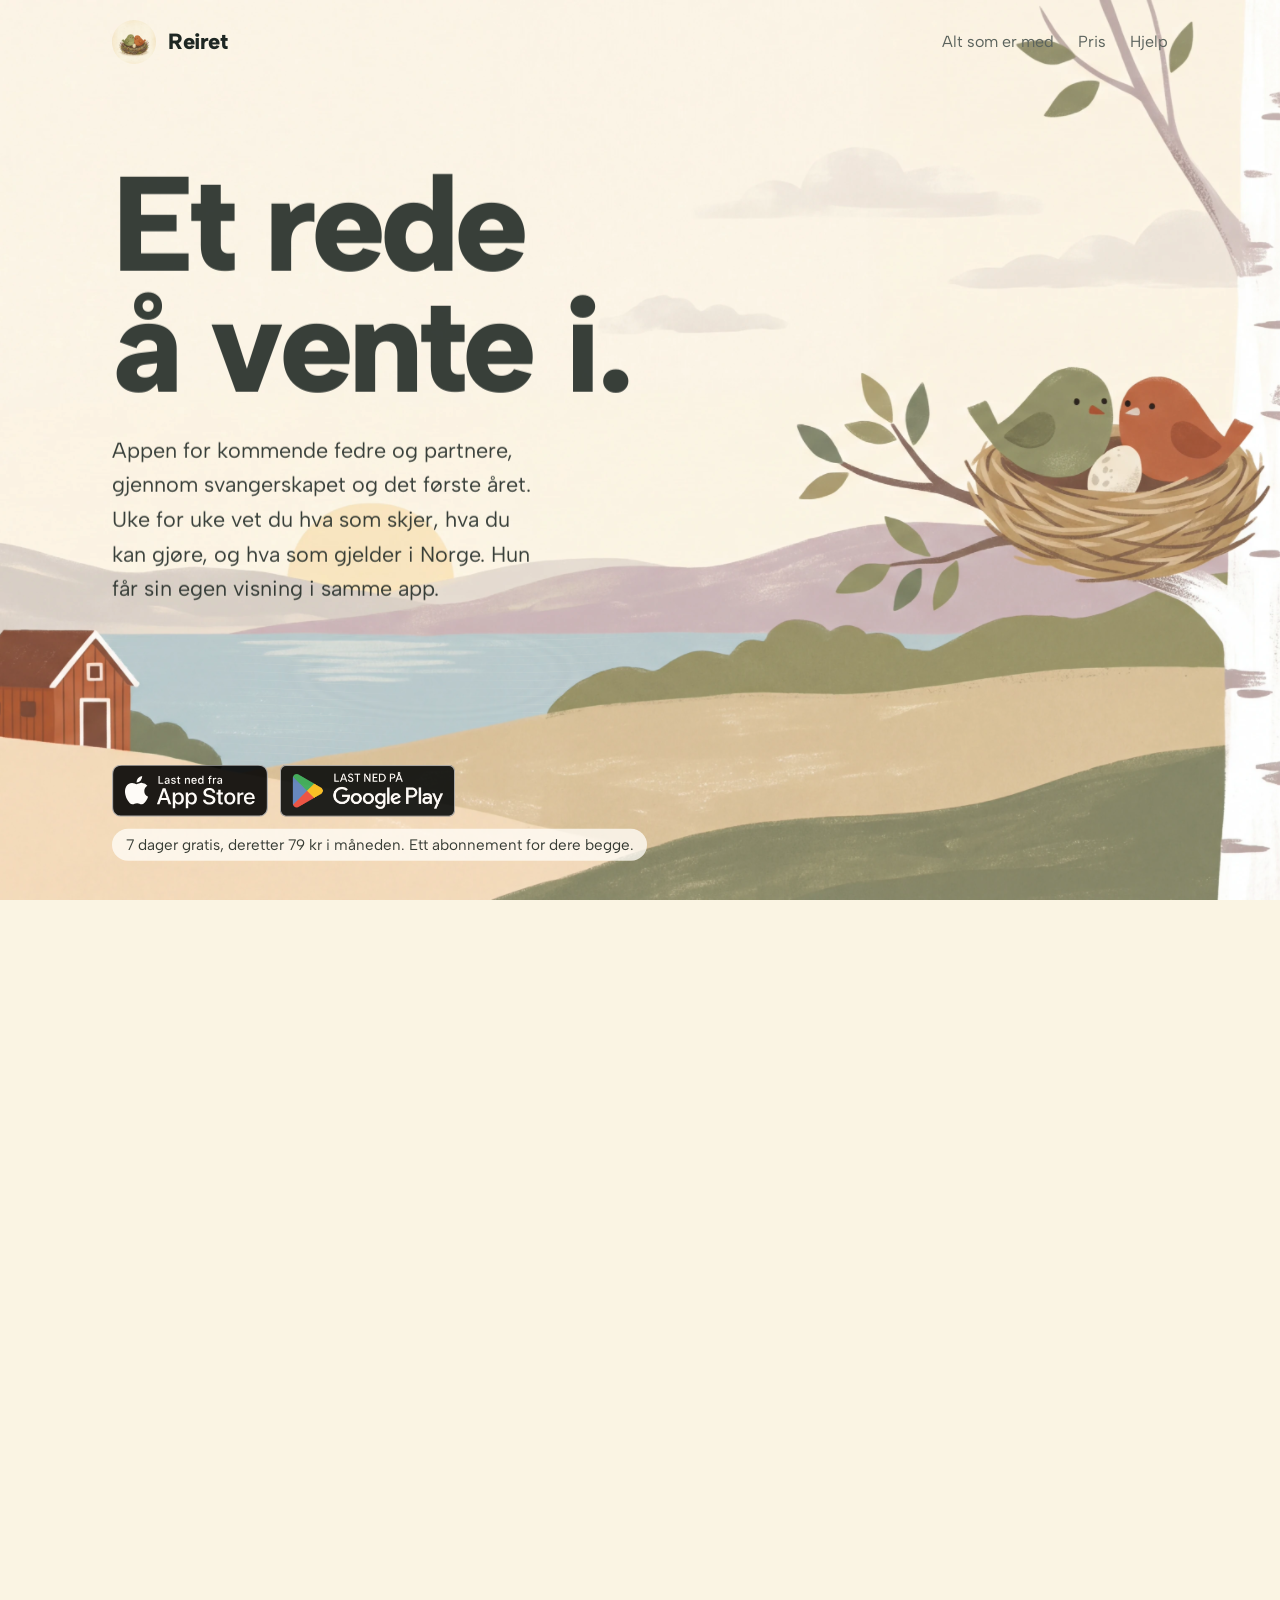
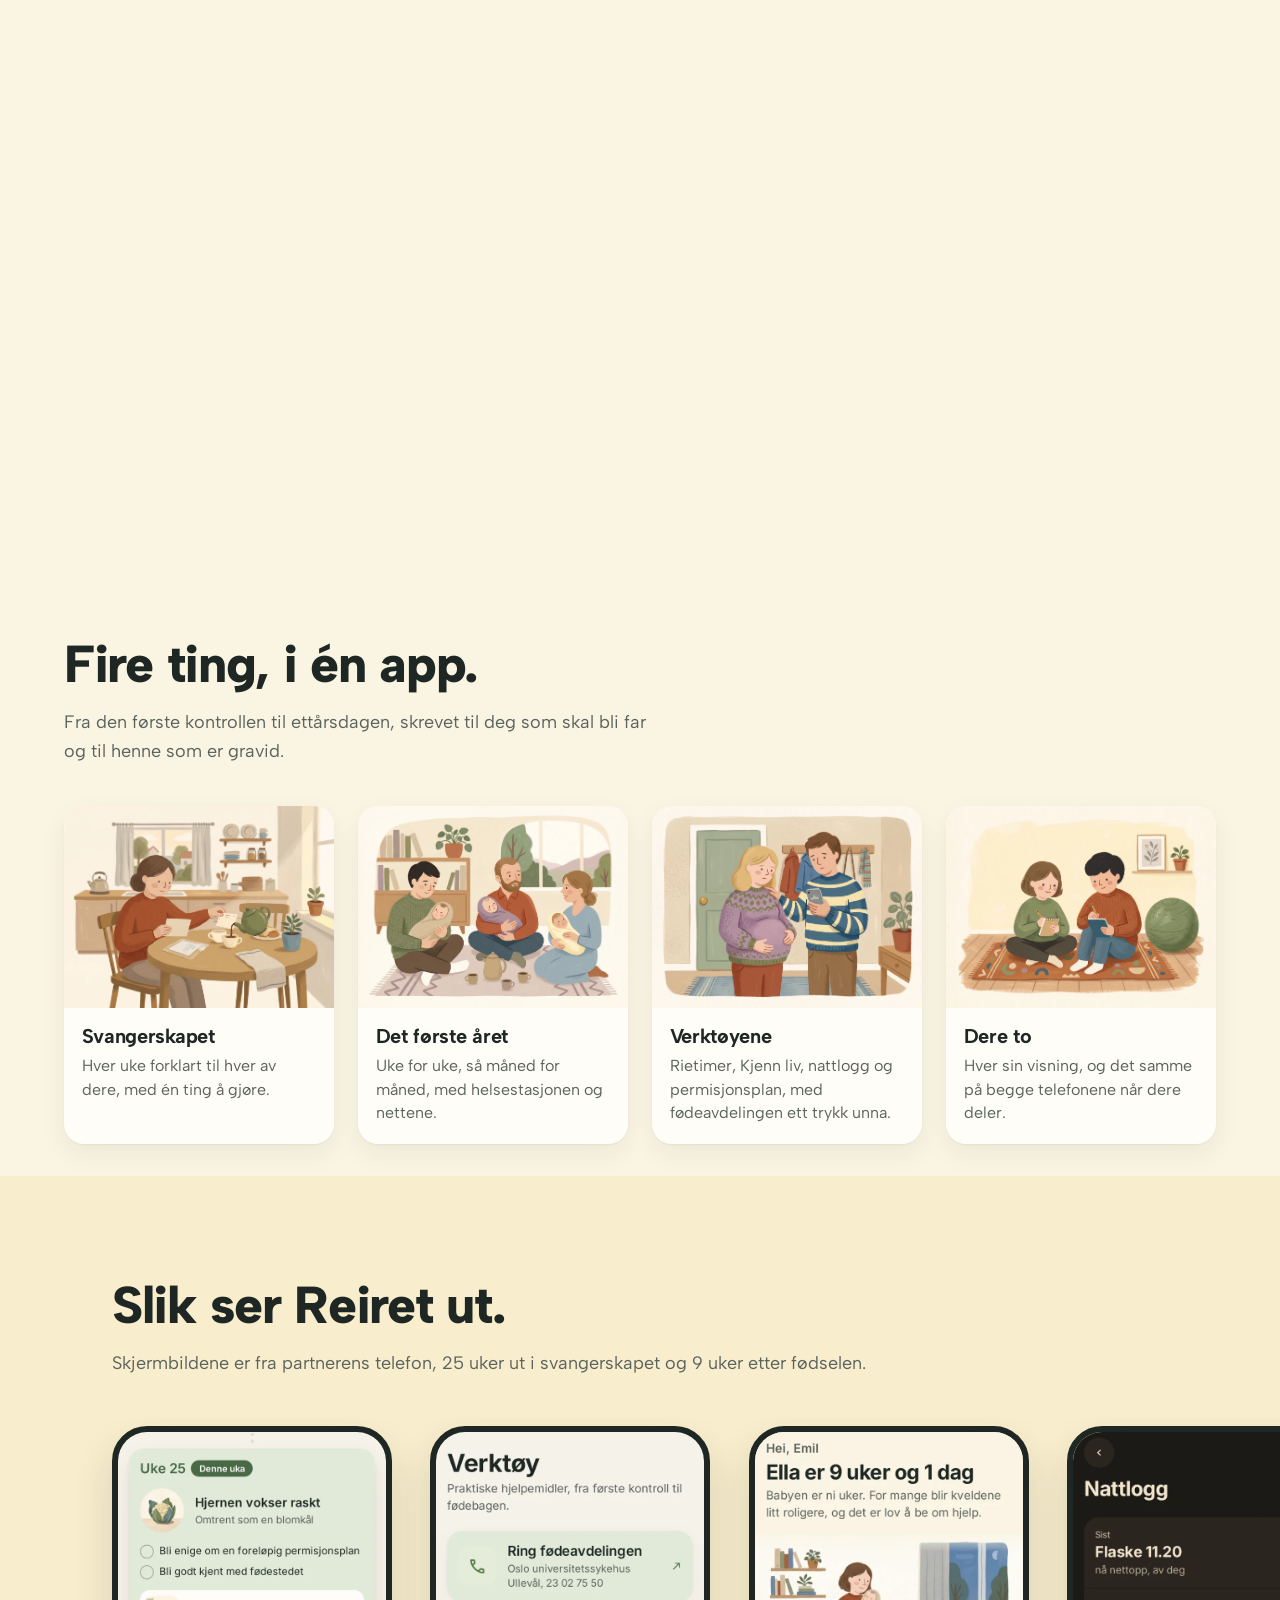
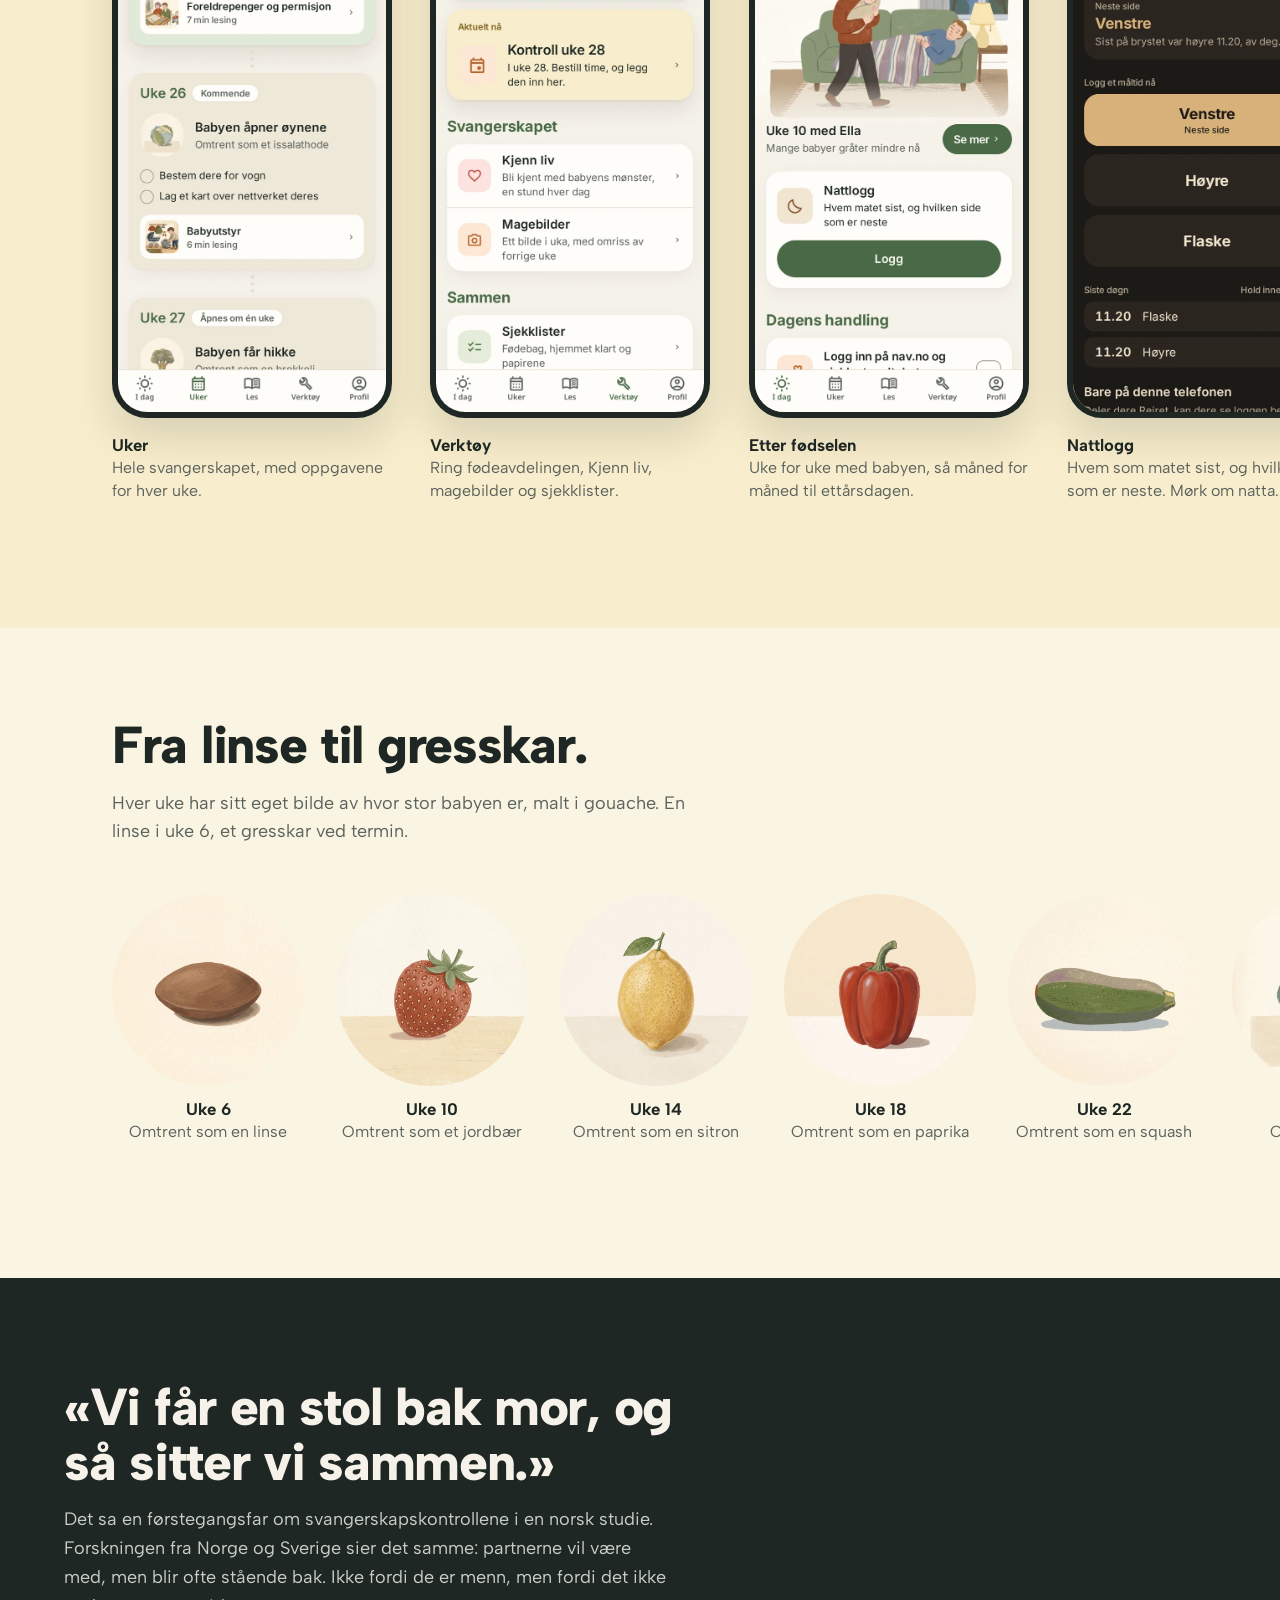
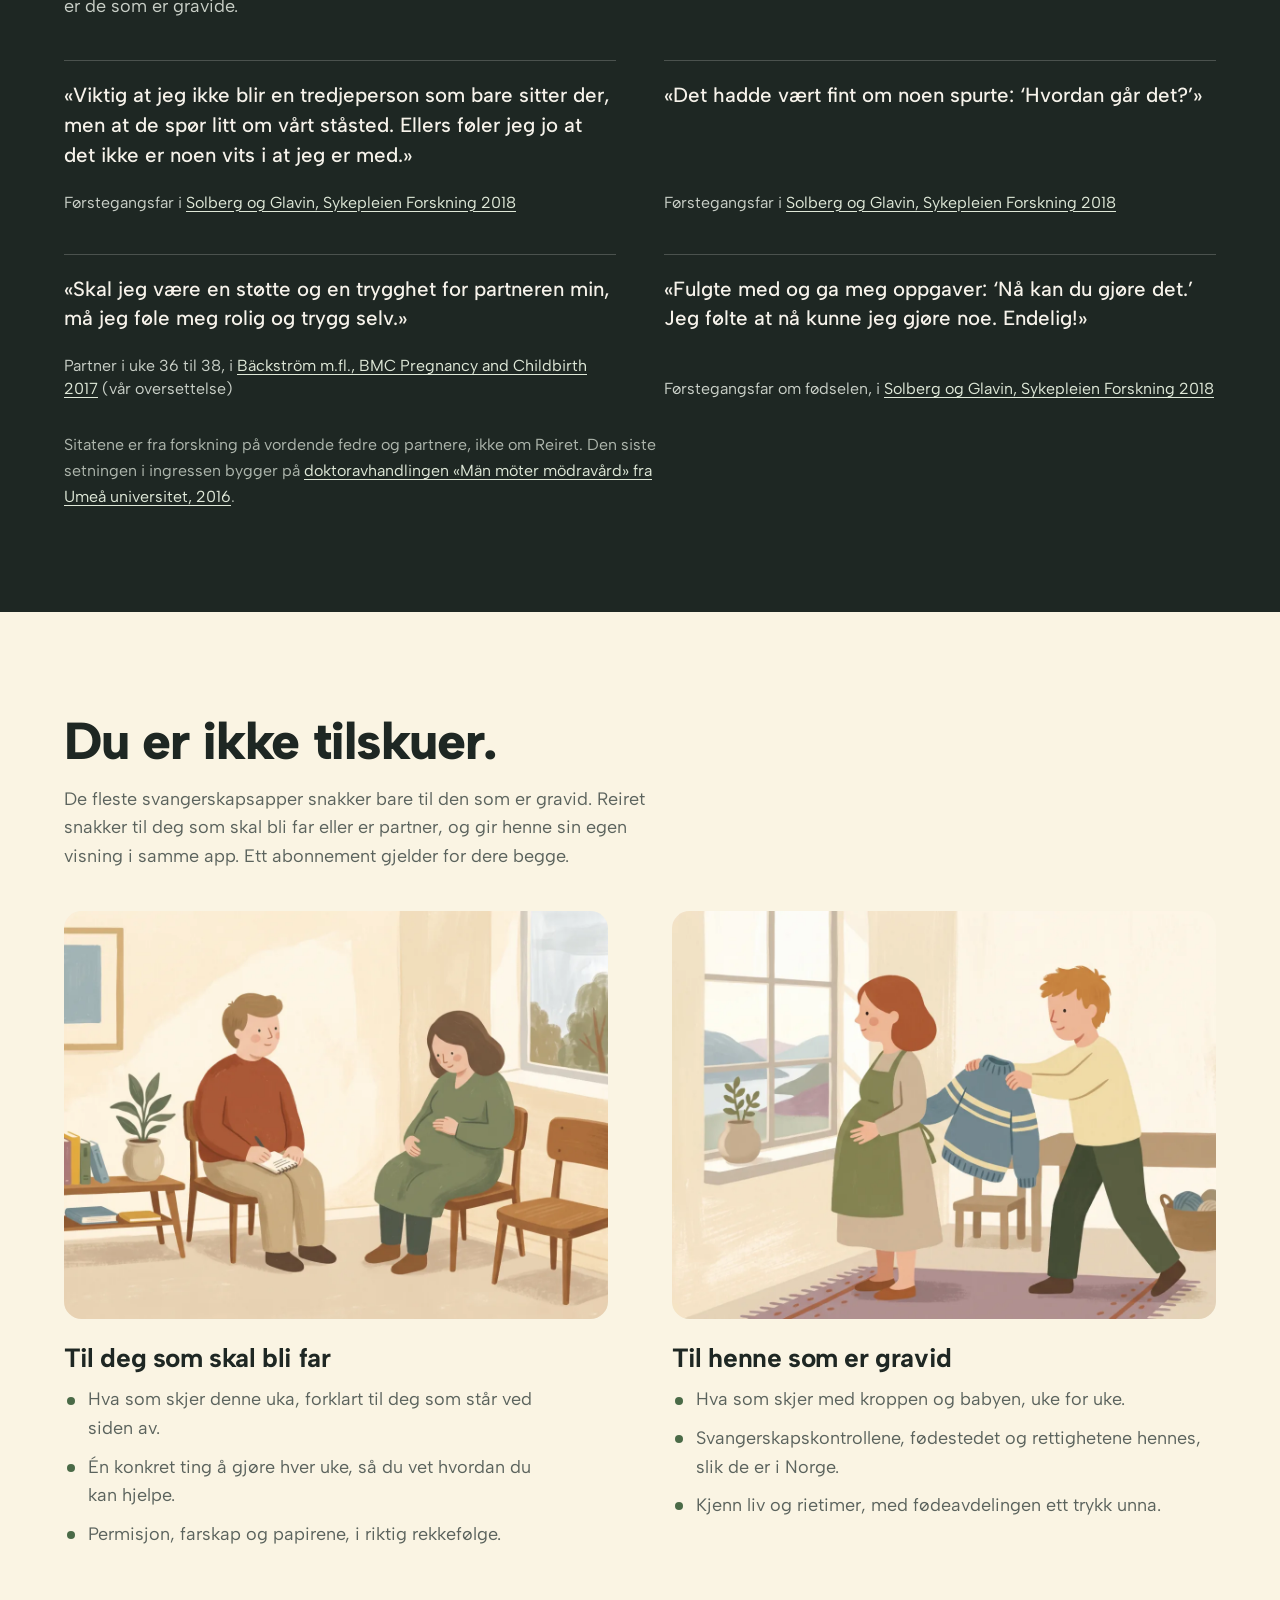
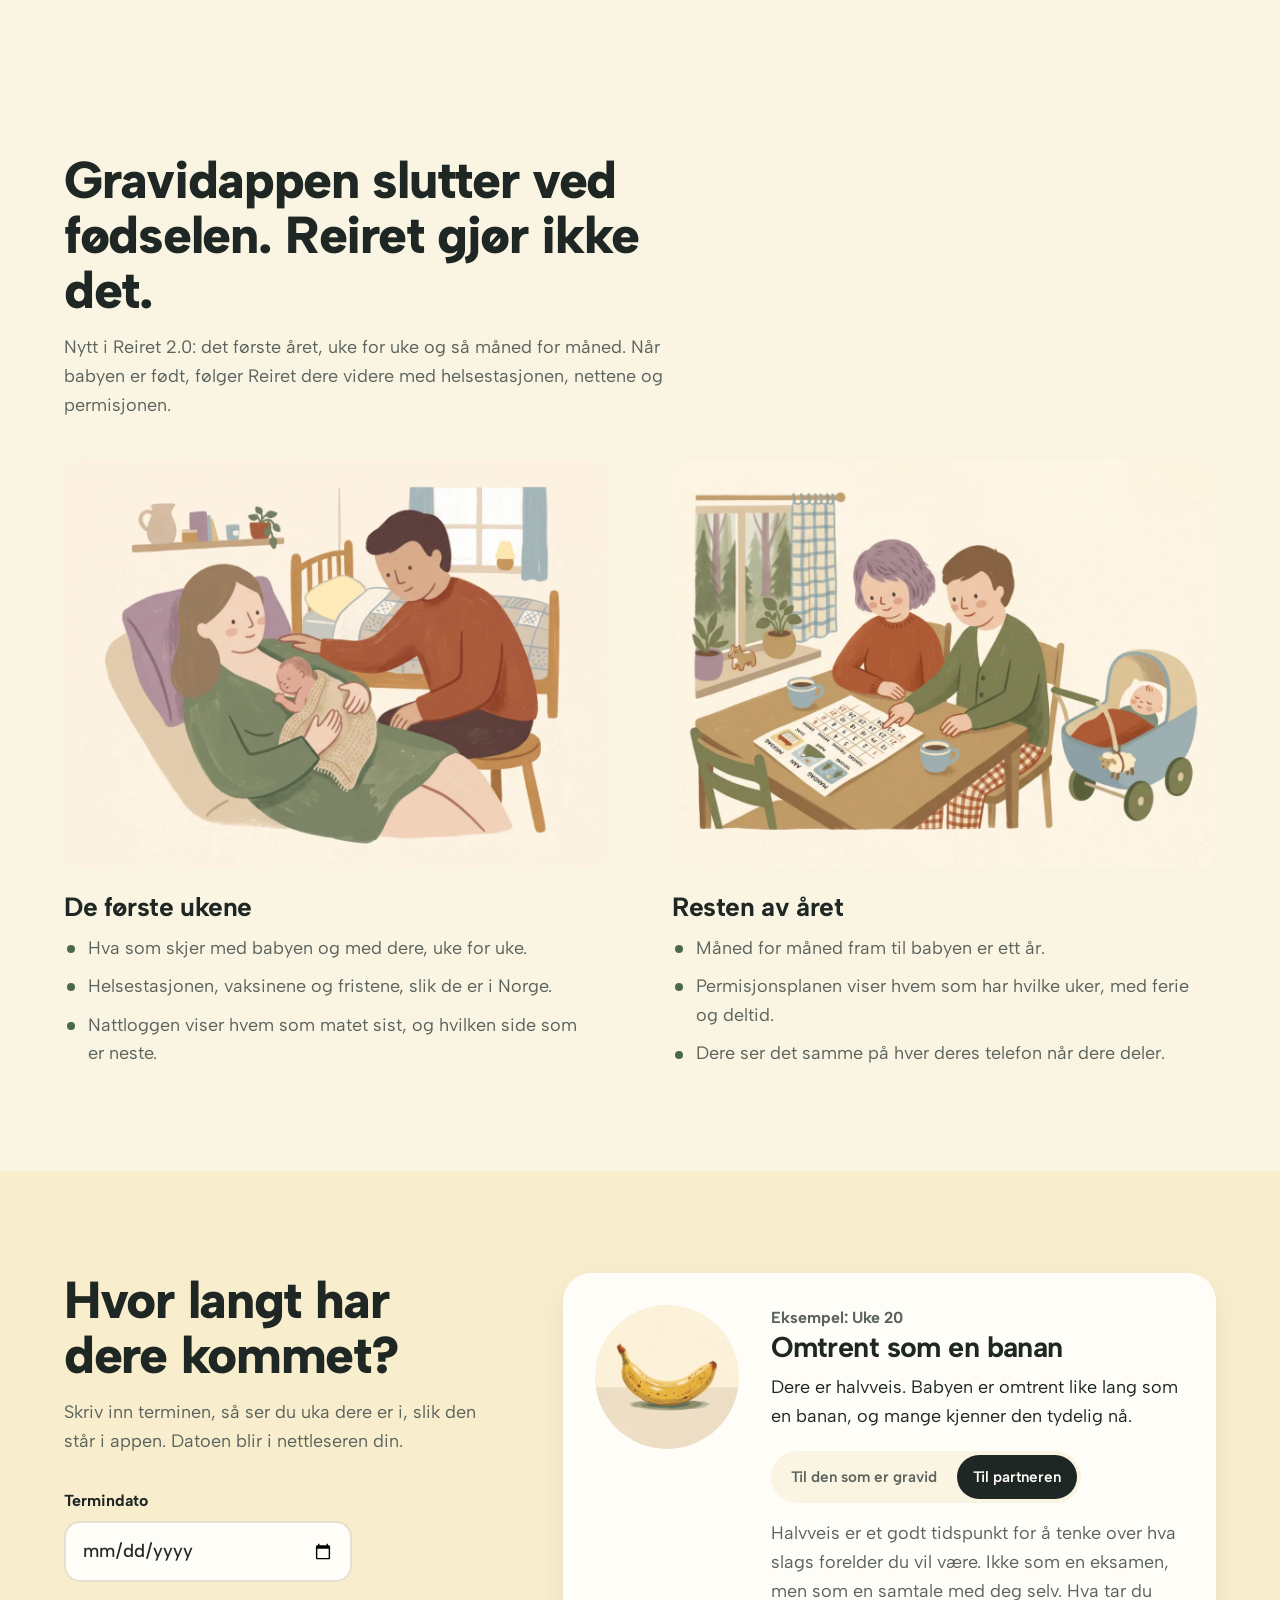
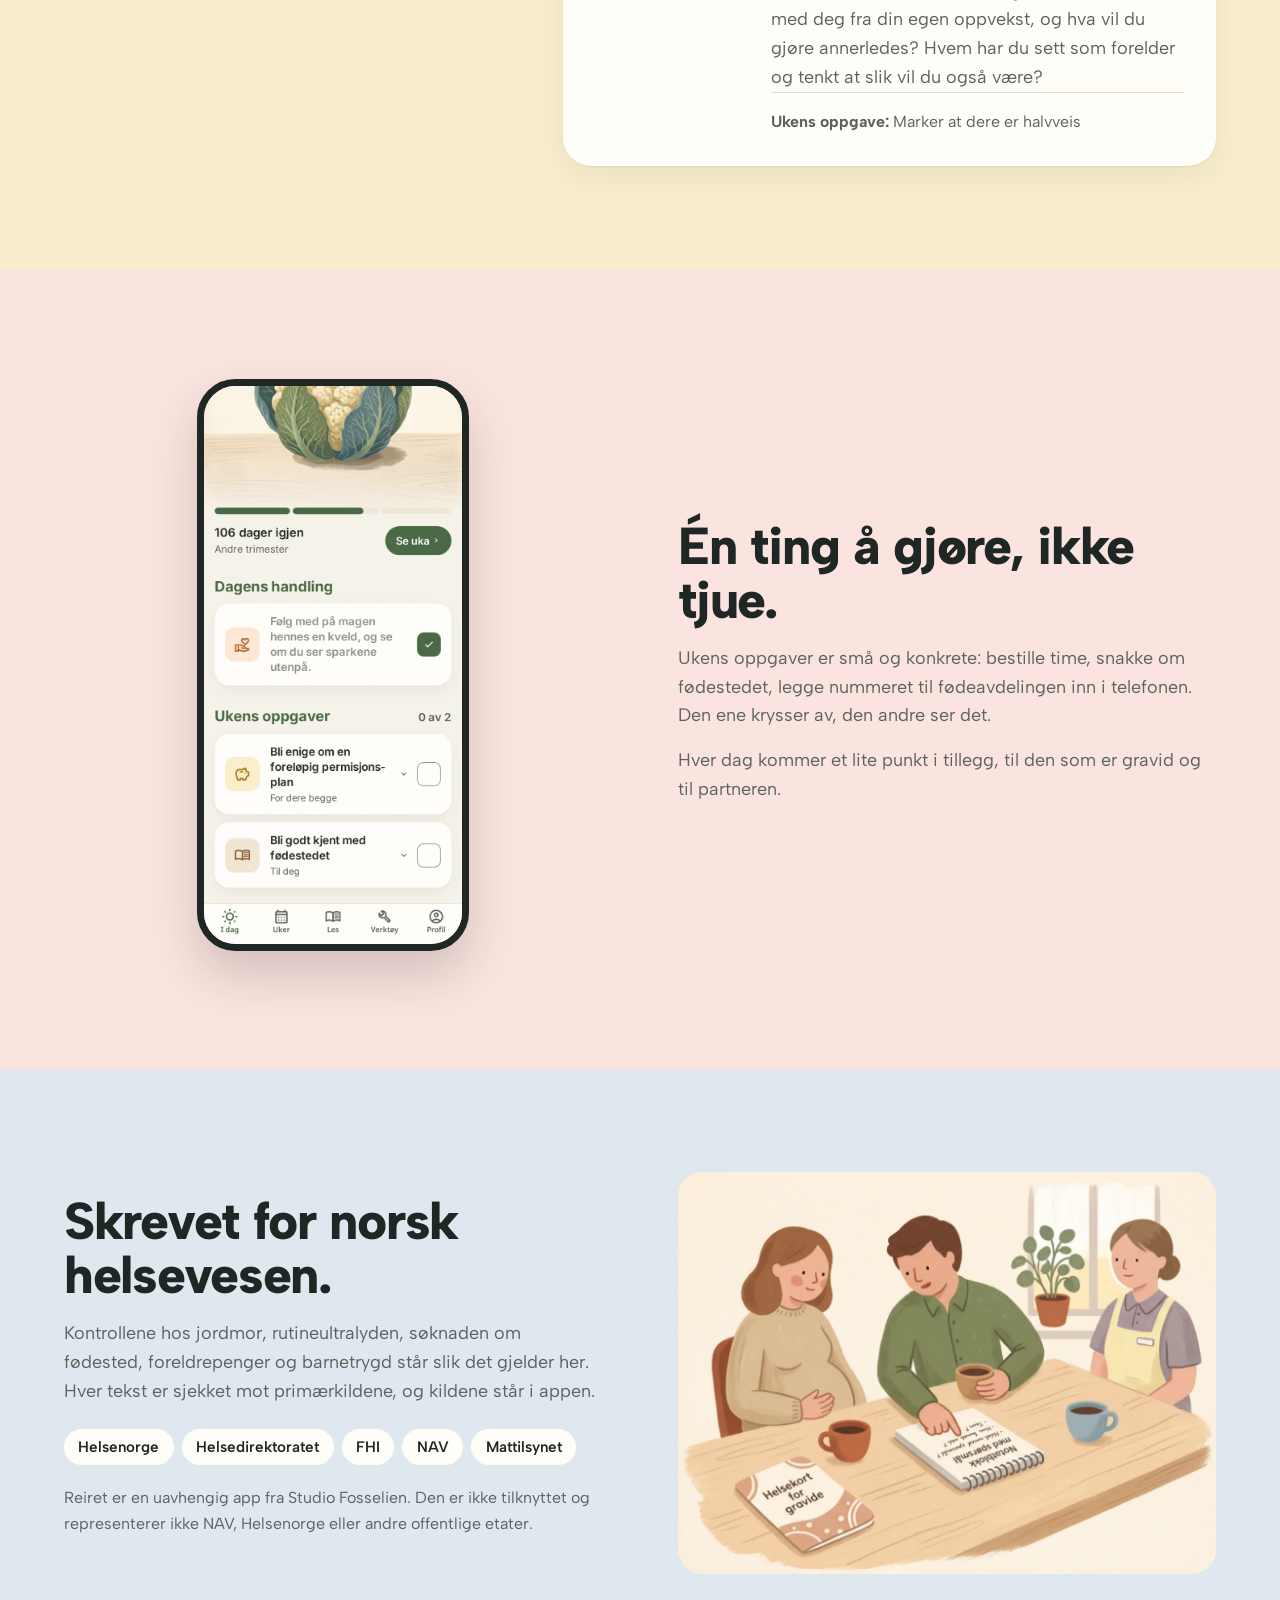
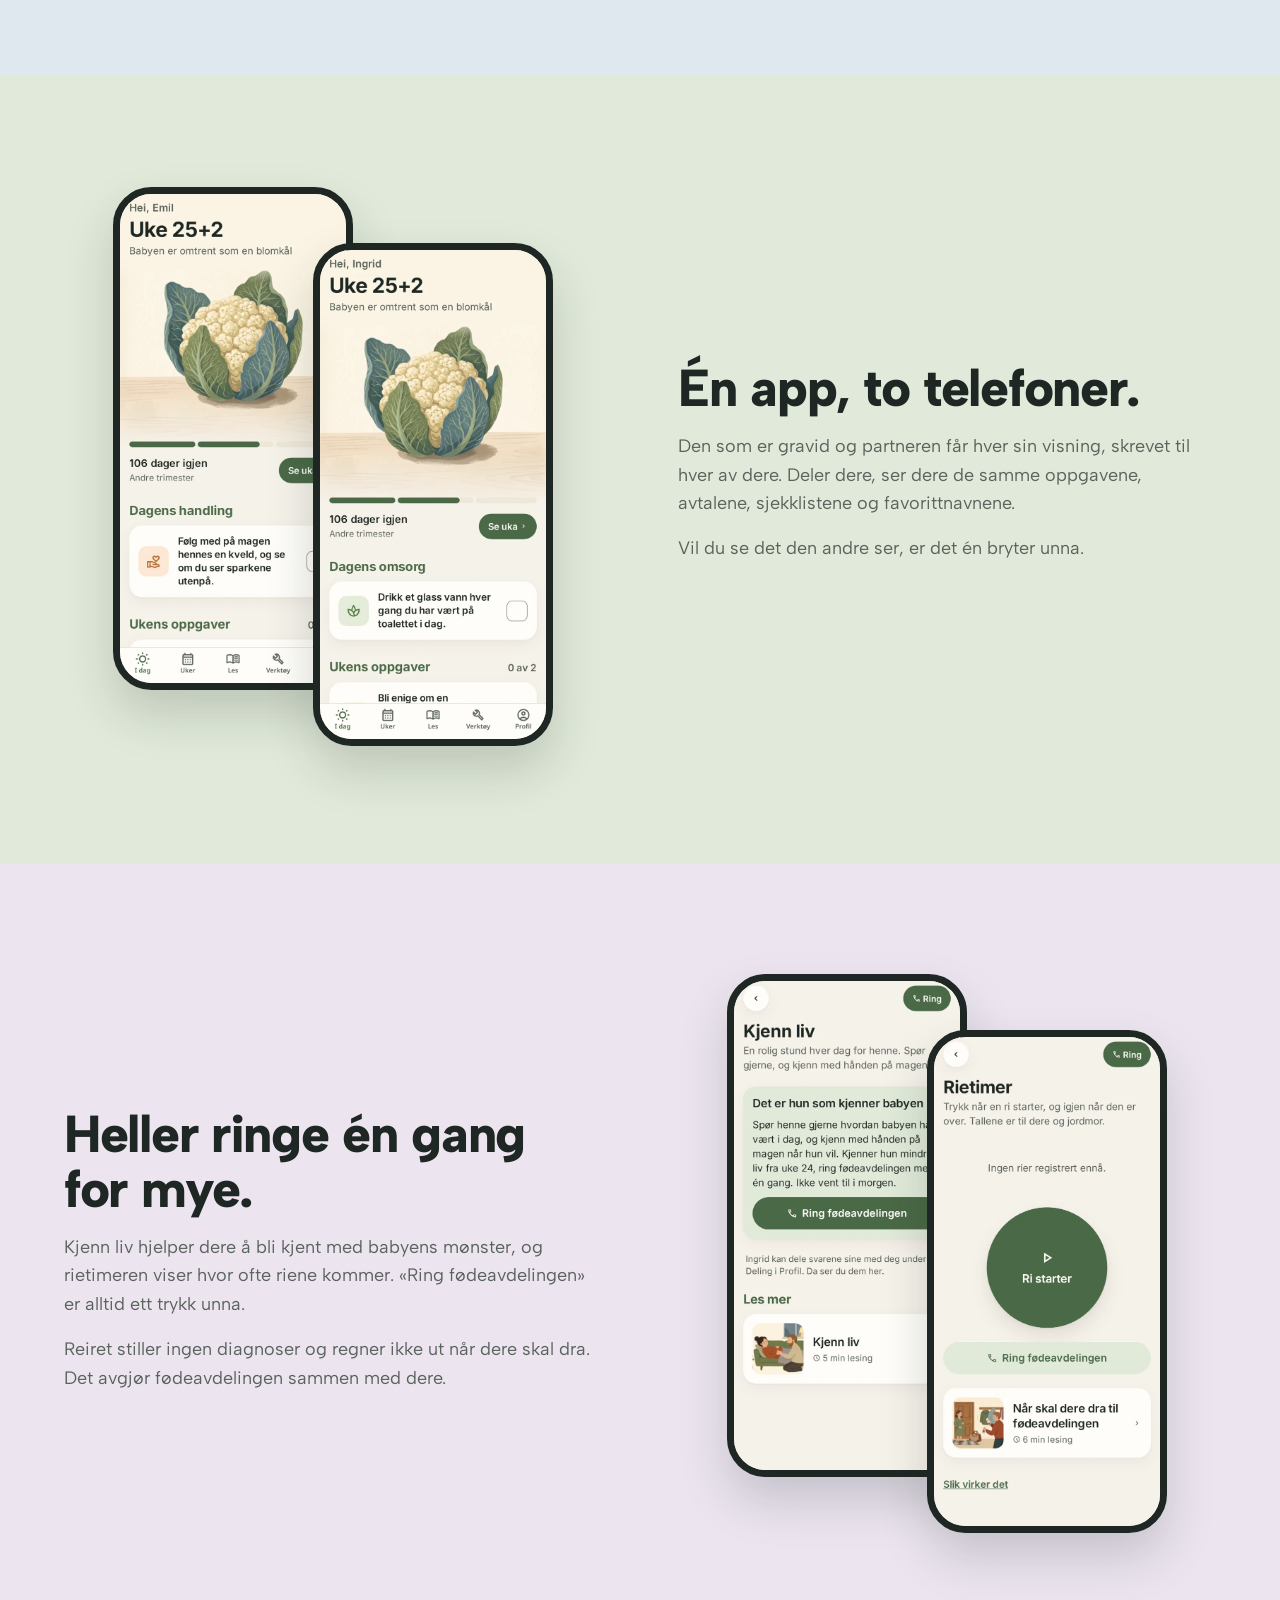
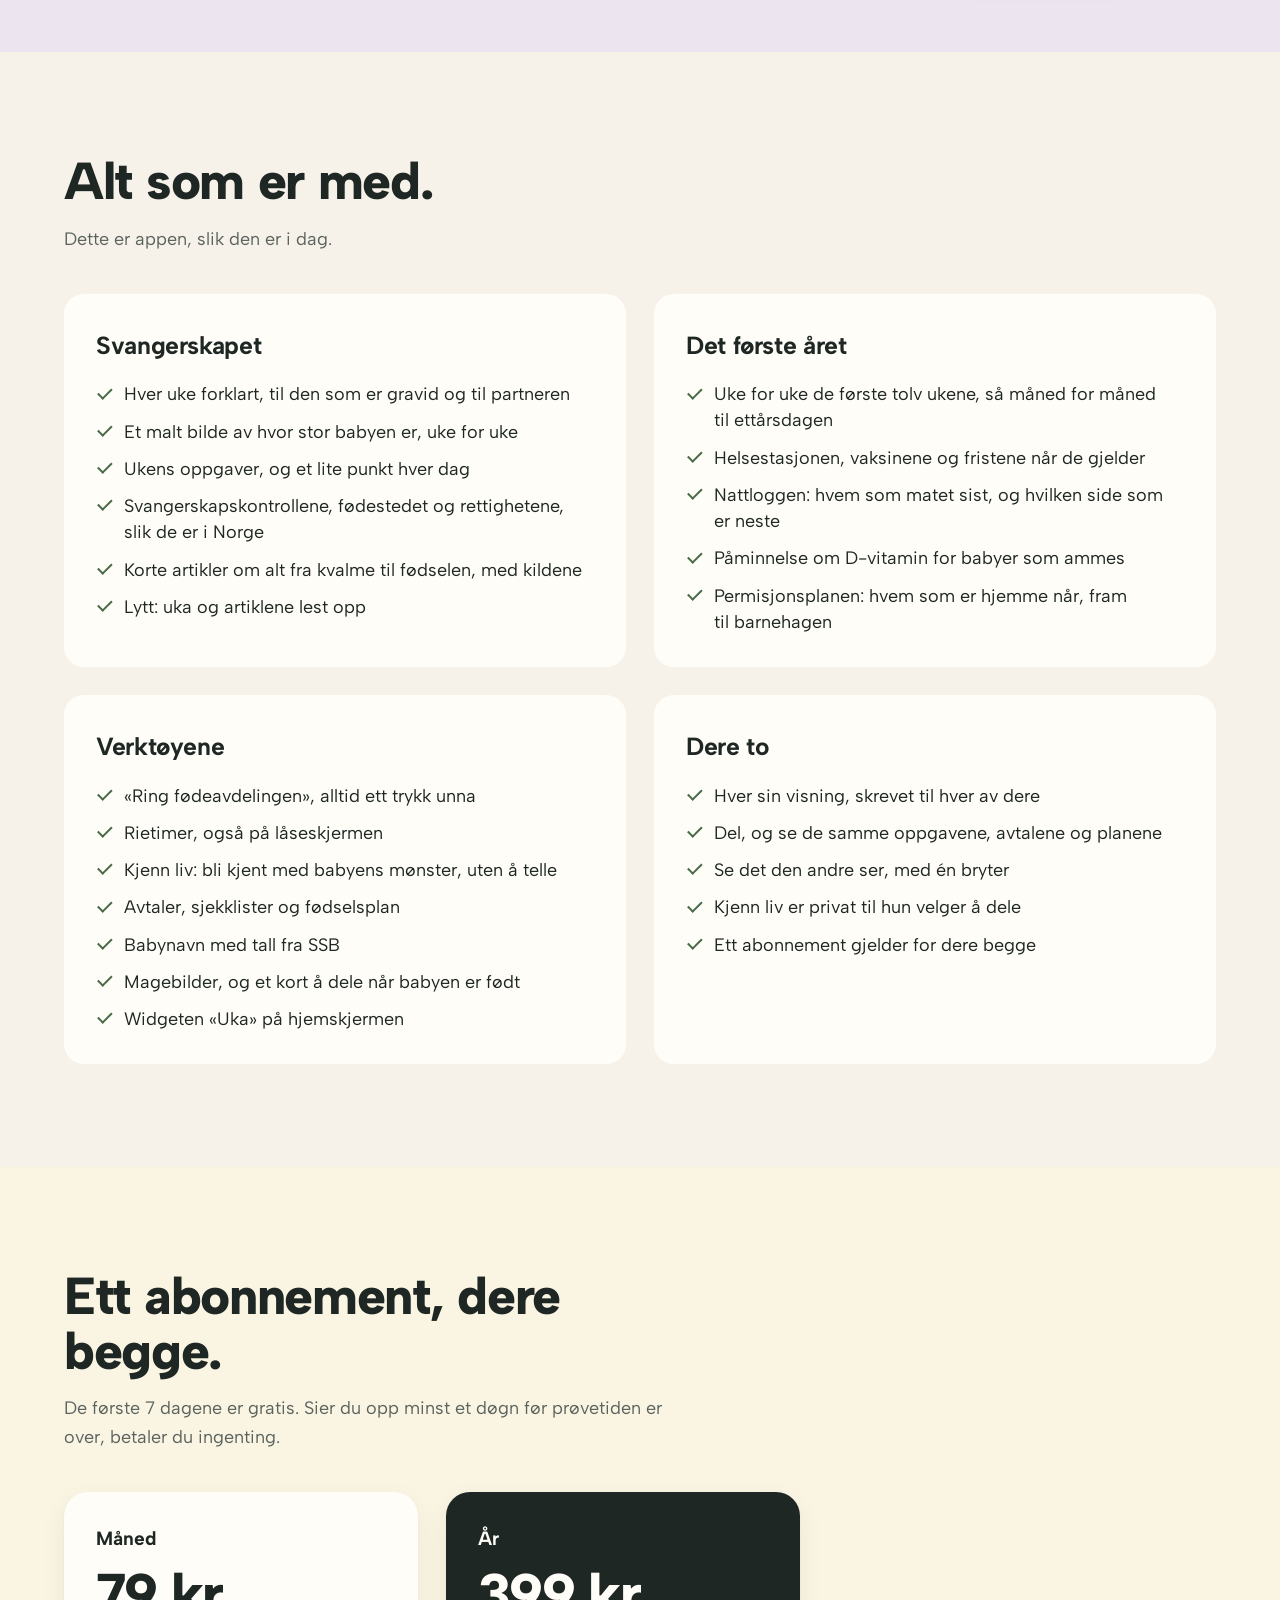
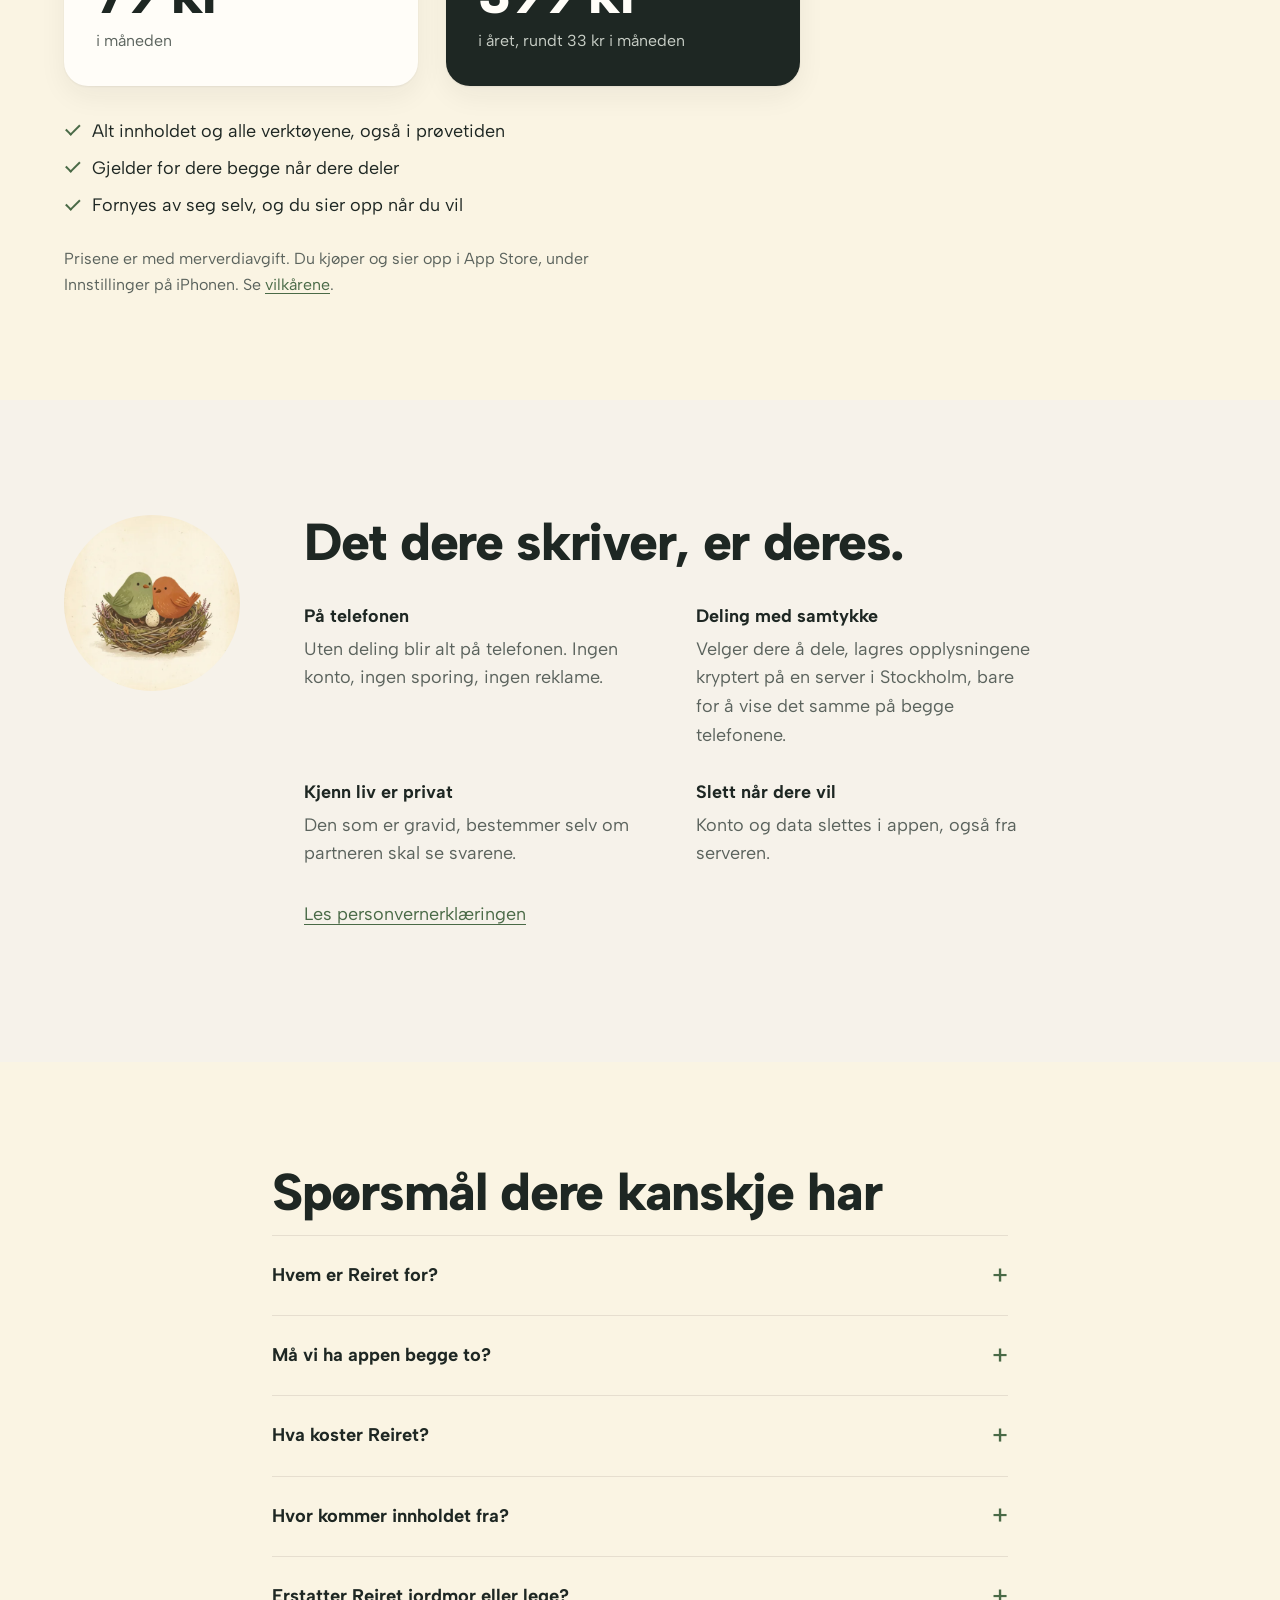
<file: index.html>
<!doctype html>
<html lang="nb">
<head>
<meta charset="utf-8">
<meta name="viewport" content="width=device-width, initial-scale=1">
<meta http-equiv="Content-Security-Policy" content="default-src 'self'; script-src 'self'; style-src 'self' 'unsafe-inline'; img-src 'self' data:; font-src 'self'; connect-src 'self' https://sfxxnisneospalfijczz.supabase.co; object-src 'none'; base-uri 'none'; form-action 'none'">
<title>Reiret: svangerskapsappen for deg som skal bli far</title>
<meta name="description" content="Norsk app for kommende fedre og partnere, gjennom svangerskapet og det første året, med egen visning for henne som er gravid. Ukens oppgaver, korte guider og verktøy, sjekket mot norske kilder.">
<meta name="theme-color" content="#faf4e3">
<meta name="apple-itunes-app" content="app-id=6817496337">
<link rel="canonical" href="https://reiretapp.no/">
<meta property="og:title" content="Reiret: svangerskapsappen for deg som skal bli far">
<meta property="og:description" content="Norsk app for kommende fedre og partnere, gjennom svangerskapet og det første året, med egen visning for henne som er gravid. Ukens oppgaver, korte guider og verktøy, sjekket mot norske kilder.">
<meta property="og:image" content="https://reiretapp.no/bilder/deling.jpg">
<meta property="og:image:width" content="1200">
<meta property="og:image:height" content="630">
<meta property="og:locale" content="nb_NO">
<link rel="icon" href="/favicon.png">
<link rel="apple-touch-icon" href="/ikon.png">
<link rel="preload" href="/skrift/albert-sans-normal.woff2" as="font" type="font/woff2" crossorigin>
<link rel="stylesheet" href="/stil.css">
<script type="module" src="/del.js"></script>
<script type="module" src="/besok.js"></script>
<script type="module" src="/helt.js"></script>
<script type="module" src="/uke.js"></script>
<script type="application/ld+json">{"@context":"https://schema.org","@type":"MobileApplication","name":"Reiret","description":"Norsk app for kommende fedre og partnere, gjennom svangerskapet og det første året, med egen visning for henne som er gravid.","url":"https://reiretapp.no/","inLanguage":"nb","operatingSystem":"iOS, Android","applicationCategory":"HealthApplication","installUrl":"https://apps.apple.com/no/app/reiret/id6817496337","offers":[{"@type":"Offer","name":"Måned","price":"79","priceCurrency":"NOK"},{"@type":"Offer","name":"År","price":"399","priceCurrency":"NOK"}],"publisher":{"@type":"Organization","name":"Studio Fosselien","url":"https://www.fosselien.no/","email":"studio@fosselien.no"}}</script>
</head>
<body class="forside">
<a class="hopp" href="#innhold">Hopp til innholdet</a>
<header class="topplinje">
  <a class="merke" href="/"><img src="/bilder/maskot.webp" alt="" width="44" height="44"><span>Reiret</span></a>
  <nav aria-label="Hovedmeny"><a class="bred-meny" href="/#alt">Alt som er med</a><a href="/#pris">Pris</a><a href="/hjelp/">Hjelp</a></nav>
</header>
<main id="innhold">

  <section class="helt" aria-labelledby="helt-tittel">
    <div class="scene">
      <picture>
        <source media="(max-aspect-ratio: 4/5)" srcset="/bilder/helt-hoy.webp" width="1728" height="3096">
        <source media="(min-aspect-ratio: 2/1)" srcset="/bilder/helt-bred.webp" width="3840" height="1629">
        <img class="maleri" src="/bilder/helt-mellom.webp" width="3840" height="2143" fetchpriority="high" alt="Gouache av et norsk morgenlandskap: en fjord, et rødt hus mellom bjørker, og et rede på en bjørkegren med to fugler og et egg">
      </picture>
      <canvas aria-hidden="true"></canvas>
      <div class="dis" aria-hidden="true"></div>
      <div class="tekst">
        <h1 id="helt-tittel" aria-label="Et rede å vente i."><span aria-hidden="true"><span class="linje"><span class="ord"><span style="--i:0">E</span><span style="--i:1">t</span></span> <span class="ord"><span style="--i:2">r</span><span style="--i:3">e</span><span style="--i:4">d</span><span style="--i:5">e</span></span></span> <span class="linje"><span class="ord"><span style="--i:6">å</span></span> <span class="ord"><span style="--i:7">v</span><span style="--i:8">e</span><span style="--i:9">n</span><span style="--i:10">t</span><span style="--i:11">e</span></span> <span class="ord"><span style="--i:12">i</span><span style="--i:13">.</span></span></span></span></h1>
        <p class="ingress vis">Appen for kommende fedre og partnere, gjennom svangerskapet og det første året. Uke for uke vet du hva som skjer, hva du kan gjøre, og hva som gjelder i Norge. Hun får sin egen visning i samme app.</p>
      </div>
      <div class="start vis vis-2">
        <p class="hent"><a class="app-store" href="https://apps.apple.com/no/app/reiret/id6817496337"><img src="/bilder/app-store.svg" width="120" height="40" alt="Last ned fra App Store"></a><a class="merke-play" href="https://play.google.com/store/apps/details?id=no.fosselien.reiret"><img src="/bilder/google-play.png" width="646" height="192" alt="Last ned på Google Play"></a></p>
        <p class="vilkaar">7 dager gratis, deretter 79 kr i måneden. Ett abonnement for dere begge.</p>
      </div>
    </div>
  </section>

  <section class="oversikt" aria-labelledby="oversikt-tittel">
    <div class="innhold">
      <div class="hode ton">
        <h2 id="oversikt-tittel">Fire ting, i én app.</h2>
        <p>Fra den første kontrollen til ettårsdagen, skrevet til deg som skal bli far og til henne som er gravid.</p>
      </div>
      <div class="kort4">
        <article class="ton" style="--n:0"><img src="/bilder/helsekortet-for-gravide.webp" alt="Partneren sitter ved kjøkkenbordet i morgenlys og legger helsekortet for gravide forsiktig i en plastlomme, mens hun heller te i to kopper" width="1170" height="874" loading="lazy"><h3>Svangerskapet</h3><p>Hver uke forklart til hver av dere, med én ting å gjøre.</p></article>
        <article class="ton" style="--n:1"><img src="/bilder/barselgruppe-og-fedrenettverk.webp" alt="To fedre og en mor sitter på et teppe på gulvet i en lys stue med hver sin baby og en kanne kaffe mellom seg" width="1170" height="874" loading="lazy"><h3>Det første året</h3><p>Uke for uke, så måned for måned, med helsestasjonen og nettene.</p></article>
        <article class="ton" style="--n:2"><img src="/bilder/tegn-pa-at-fodselen-naermer-seg.webp" alt="En kvinne står i gangen med hånden på magen mens partneren holder en telefon med en rietimer på skjermen" width="1170" height="874" loading="lazy"><h3>Verktøyene</h3><p>Rietimer, Kjenn liv, nattlogg og permisjonsplan, med fødeavdelingen ett trykk unna.</p></article>
        <article class="ton" style="--n:3"><img src="/bilder/fodselsforberedende-kurs.webp" alt="Et par sitter på en yogamatte med hver sin notatbok, med en treningsball ved siden av" width="1170" height="874" loading="lazy"><h3>Dere to</h3><p>Hver sin visning, og det samme på begge telefonene når dere deler.</p></article>
      </div>
    </div>
  </section>

  <section class="telefoner" aria-labelledby="telefoner-tittel">
    <div class="hode ton">
      <h2 id="telefoner-tittel">Slik ser Reiret ut.</h2>
      <p>Skjermbildene er fra partnerens telefon, 25 uker ut i svangerskapet og 9 uker etter fødselen.</p>
    </div>
    <div class="rad" tabindex="0" aria-label="Skjermbilder fra appen">
      <figure class="ton" style="--n:0"><img src="/bilder/app-uker.webp" alt="Skjermbilde av Uker i Reiret" width="640" height="1385" loading="lazy"><figcaption><b>Uker</b>Hele svangerskapet, med oppgavene for hver uke.</figcaption></figure>
      <figure class="ton" style="--n:1"><img src="/bilder/app-verktoy.webp" alt="Skjermbilde av Verktøy i Reiret" width="640" height="1385" loading="lazy"><figcaption><b>Verktøy</b>Ring fødeavdelingen, Kjenn liv, magebilder og sjekklister.</figcaption></figure>
      <figure class="ton" style="--n:2"><img src="/bilder/app-baby.webp" alt="Skjermbilde av Etter fødselen i Reiret" width="640" height="1385" loading="lazy"><figcaption><b>Etter fødselen</b>Uke for uke med babyen, så måned for måned til ettårsdagen.</figcaption></figure>
      <figure class="ton" style="--n:3"><img src="/bilder/app-nattlogg.webp" alt="Skjermbilde av Nattlogg i Reiret" width="640" height="1385" loading="lazy"><figcaption><b>Nattlogg</b>Hvem som matet sist, og hvilken side som er neste. Mørk om natta.</figcaption></figure>
      <figure class="ton" style="--n:4"><img src="/bilder/app-permisjon.webp" alt="Skjermbilde av Permisjon i Reiret" width="640" height="1385" loading="lazy"><figcaption><b>Permisjon</b>Hvem som er hjemme når, fra fødselen til barnehagen.</figcaption></figure>
    </div>
  </section>

  <section class="uker" aria-labelledby="uker-tittel">
    <div class="hode ton">
      <h2 id="uker-tittel">Fra linse til gresskar.</h2>
      <p>Hver uke har sitt eget bilde av hvor stor babyen er, malt i gouache. En linse i uke 6, et gresskar ved termin.</p>
    </div>
    <div class="stripe" tabindex="0" aria-label="Babyens størrelse, uke for uke">
      <figure class="ton" style="--n:0"><img src="/bilder/uke-06.webp" alt="Gouache av en linse" width="480" height="480" loading="lazy"><figcaption><b>Uke 6</b>Omtrent som en linse</figcaption></figure>
      <figure class="ton" style="--n:1"><img src="/bilder/uke-10.webp" alt="Gouache av et jordbær" width="480" height="480" loading="lazy"><figcaption><b>Uke 10</b>Omtrent som et jordbær</figcaption></figure>
      <figure class="ton" style="--n:2"><img src="/bilder/uke-14.webp" alt="Gouache av en sitron" width="480" height="480" loading="lazy"><figcaption><b>Uke 14</b>Omtrent som en sitron</figcaption></figure>
      <figure class="ton" style="--n:3"><img src="/bilder/uke-18.webp" alt="Gouache av en paprika" width="480" height="480" loading="lazy"><figcaption><b>Uke 18</b>Omtrent som en paprika</figcaption></figure>
      <figure class="ton" style="--n:4"><img src="/bilder/uke-22.webp" alt="Gouache av en squash" width="480" height="480" loading="lazy"><figcaption><b>Uke 22</b>Omtrent som en squash</figcaption></figure>
      <figure class="ton" style="--n:5"><img src="/bilder/uke-26.webp" alt="Gouache av et issalathode" width="480" height="480" loading="lazy"><figcaption><b>Uke 26</b>Omtrent som et issalathode</figcaption></figure>
      <figure class="ton" style="--n:6"><img src="/bilder/uke-30.webp" alt="Gouache av et lite kålhode" width="480" height="480" loading="lazy"><figcaption><b>Uke 30</b>Omtrent som et lite kålhode</figcaption></figure>
      <figure class="ton" style="--n:7"><img src="/bilder/uke-34.webp" alt="Gouache av en cantaloupemelon" width="480" height="480" loading="lazy"><figcaption><b>Uke 34</b>Omtrent som en cantaloupemelon</figcaption></figure>
      <figure class="ton" style="--n:8"><img src="/bilder/uke-38.webp" alt="Gouache av en stor kålrot" width="480" height="480" loading="lazy"><figcaption><b>Uke 38</b>Omtrent som en stor kålrot</figcaption></figure>
      <figure class="ton" style="--n:9"><img src="/bilder/uke-40.webp" alt="Gouache av et gresskar" width="480" height="480" loading="lazy"><figcaption><b>Uke 40</b>Omtrent som et gresskar</figcaption></figure>
    </div>
  </section>

  <section class="stemmer" aria-labelledby="stemmer-tittel">
    <div class="innhold">
      <div class="hode ton">
        <h2 id="stemmer-tittel">«Vi får en stol bak mor, og så sitter vi sammen.»</h2>
        <p>Det sa en førstegangsfar om svangerskapskontrollene i en norsk studie. Forskningen fra Norge og Sverige sier det samme: partnerne vil være med, men blir ofte stående bak. Ikke fordi de er menn, men fordi det ikke er de som er gravide.</p>
      </div>
      <div class="sitater">
        <figure class="ton" style="--n:0"><blockquote>«Viktig at jeg ikke blir en tredjeperson som bare sitter der, men at de spør litt om vårt ståsted. Ellers føler jeg jo at det ikke er noen vits i at jeg er med.»</blockquote><figcaption>Førstegangsfar i <a href="https://sykepleien.no/forskning/2018/08/fedre-onsker-en-mer-aktiv-rolle-i-svangerskapsomsorgen-og-pa-helsestasjonen">Solberg og Glavin, Sykepleien Forskning 2018</a></figcaption></figure>
        <figure class="ton" style="--n:1"><blockquote>«Det hadde vært fint om noen spurte: ‘Hvordan går det?’»</blockquote><figcaption>Førstegangsfar i <a href="https://sykepleien.no/forskning/2018/08/fedre-onsker-en-mer-aktiv-rolle-i-svangerskapsomsorgen-og-pa-helsestasjonen">Solberg og Glavin, Sykepleien Forskning 2018</a></figcaption></figure>
        <figure class="ton" style="--n:2"><blockquote>«Skal jeg være en støtte og en trygghet for partneren min, må jeg føle meg rolig og trygg selv.»</blockquote><figcaption>Partner i uke 36 til 38, i <a href="https://pmc.ncbi.nlm.nih.gov/articles/PMC5513399/">Bäckström m.fl., BMC Pregnancy and Childbirth 2017</a> (vår oversettelse)</figcaption></figure>
        <figure class="ton" style="--n:3"><blockquote>«Fulgte med og ga meg oppgaver: ‘Nå kan du gjøre det.’ Jeg følte at nå kunne jeg gjøre noe. Endelig!»</blockquote><figcaption>Førstegangsfar om fødselen, i <a href="https://sykepleien.no/forskning/2018/08/fedre-onsker-en-mer-aktiv-rolle-i-svangerskapsomsorgen-og-pa-helsestasjonen">Solberg og Glavin, Sykepleien Forskning 2018</a></figcaption></figure>
      </div>
      <p class="merknad ton">Sitatene er fra forskning på vordende fedre og partnere, ikke om Reiret. Den siste setningen i ingressen bygger på <a href="https://www.umu.se/nyheter/pappor-ser-graviditet-och-forlossning-som-gemensamma-angelagenheter_5816924/">doktoravhandlingen «Män möter mödravård» fra Umeå universitet, 2016</a>.</p>
    </div>
  </section>

  <section class="for" aria-labelledby="for-tittel">
    <div class="innhold">
      <div class="hode ton">
        <h2 id="for-tittel">Du er ikke tilskuer.</h2>
        <p>De fleste svangerskapsapper snakker bare til den som er gravid. Reiret snakker til deg som skal bli far eller er partner, og gir henne sin egen visning i samme app. Ett abonnement gjelder for dere begge.</p>
      </div>
      <div class="to">
        <article class="ton" style="--n:1">
          <img src="/bilder/a-bli-far.webp" alt="En partner sitter på venterommet hos jordmor med en notatblokk på fanget og ser bort på den gravide ved siden av seg" width="1170" height="874" loading="lazy">
          <h3>Til deg som skal bli far</h3>
          <ul>
            <li>Hva som skjer denne uka, forklart til deg som står ved siden av.</li>
            <li>Én konkret ting å gjøre hver uke, så du vet hvordan du kan hjelpe.</li>
            <li>Permisjon, farskap og papirene, i riktig rekkefølge.</li>
          </ul>
        </article>
        <article class="ton" style="--n:2">
          <img src="/bilder/kroppen-i-endring.webp" alt="En gravid kvinne står i profil foran et vindu i morgenlys med hånden på magen, mens partneren rekker henne en genser" width="1170" height="874" loading="lazy">
          <h3>Til henne som er gravid</h3>
          <ul>
            <li>Hva som skjer med kroppen og babyen, uke for uke.</li>
            <li>Svangerskapskontrollene, fødestedet og rettighetene hennes, slik de er i Norge.</li>
            <li>Kjenn liv og rietimer, med fødeavdelingen ett trykk unna.</li>
          </ul>
        </article>
      </div>
    </div>
  </section>

  <section class="for aaret" aria-labelledby="aaret-tittel">
    <div class="innhold">
      <div class="hode ton">
        <h2 id="aaret-tittel">Gravidappen slutter ved fødselen. Reiret gjør ikke det.</h2>
        <p>Nytt i Reiret 2.0: det første året, uke for uke og så måned for måned. Når babyen er født, følger Reiret dere videre med helsestasjonen, nettene og permisjonen.</p>
      </div>
      <div class="to">
        <article class="ton" style="--n:1">
          <img src="/bilder/de-forste-dagene.webp" alt="En nyfødt ligger hud mot hud på brystet til en forelder i et dempet barselrom" width="1170" height="874" loading="lazy">
          <h3>De første ukene</h3>
          <ul>
            <li>Hva som skjer med babyen og med dere, uke for uke.</li>
            <li>Helsestasjonen, vaksinene og fristene, slik de er i Norge.</li>
            <li>Nattloggen viser hvem som matet sist, og hvilken side som er neste.</li>
          </ul>
        </article>
        <article class="ton" style="--n:2">
          <img src="/bilder/foreldrepenger-og-permisjon.webp" alt="To foreldre ved kjøkkenbordet med en papirkalender og to kaffekopper, mens babyen sover i vogna ved siden av" width="1170" height="874" loading="lazy">
          <h3>Resten av året</h3>
          <ul>
            <li>Måned for måned fram til babyen er ett år.</li>
            <li>Permisjonsplanen viser hvem som har hvilke uker, med ferie og deltid.</li>
            <li>Dere ser det samme på hver deres telefon når dere deler.</li>
          </ul>
        </article>
      </div>
    </div>
  </section>

  <section class="prov" aria-labelledby="prov-tittel">
    <div class="innhold">
      <div class="ton">
        <h2 id="prov-tittel">Hvor langt har dere kommet?</h2>
        <p>Skriv inn terminen, så ser du uka dere er i, slik den står i appen. Datoen blir i nettleseren din.</p>
        <label class="termin" for="termin">Termindato<input id="termin" type="date" autocomplete="off"></label>
        <p class="feil" role="alert" hidden></p>
      </div>
      <article class="ukekort ton" style="--n:1" aria-live="polite">
        <img src="/bilder/uke-20.webp" alt="Gouache av en banan" width="480" height="480">
        <div>
          <p class="uketall">Eksempel: Uke 20</p>
          <h3>Omtrent som en banan</h3>
          <p class="kort">Dere er halvveis. Babyen er omtrent like lang som en banan, og mange kjenner den tydelig nå.</p>
          <div class="velger" role="group" aria-label="Hvem teksten er til">
            <button type="button" data-rolle="gravid" aria-pressed="false">Til den som er gravid</button>
            <button type="button" data-rolle="partner" aria-pressed="true">Til partneren</button>
          </div>
          <p class="rolletekst">Halvveis er et godt tidspunkt for å tenke over hva slags forelder du vil være. Ikke som en eksamen, men som en samtale med deg selv. Hva tar du med deg fra din egen oppvekst, og hva vil du gjøre annerledes? Hvem har du sett som forelder og tenkt at slik vil du også være?</p>
          <p class="oppgave"><b>Ukens oppgave:</b> <span>Marker at dere er halvveis</span></p>
        </div>
      </article>
    </div>
  </section>



  <section class="del tone-nype">
    <div class="innhold">
      <figure class="ton mobiler"><img src="/bilder/app-i-dag-avkrysset.webp" alt="Skjermbilde av I dag i Reiret, med dagens handling krysset av og ukens oppgaver" width="640" height="1385" loading="lazy"></figure>
      <div class="ton" style="--n:1">
        <h2>Én ting å gjøre, ikke tjue.</h2>
        <p>Ukens oppgaver er små og konkrete: bestille time, snakke om fødestedet, legge nummeret til fødeavdelingen inn i telefonen. Den ene krysser av, den andre ser det.</p>
        <p>Hver dag kommer et lite punkt i tillegg, til den som er gravid og til partneren.</p>
        
      </div>
    </div>
  </section>

  <section class="del tone-fjord">
    <div class="innhold">
      <figure class="ton"><img src="/bilder/svangerskapskontrollene-i-norge.webp" alt="Et helsekort for gravide og en notatblokk med spørsmål på et bord på helsestasjonen, med to kaffekopper" width="1170" height="874" loading="lazy"></figure>
      <div class="ton" style="--n:1">
        <h2>Skrevet for norsk helsevesen.</h2>
        <p>Kontrollene hos jordmor, rutineultralyden, søknaden om fødested, foreldrepenger og barnetrygd står slik det gjelder her. Hver tekst er sjekket mot primærkildene, og kildene står i appen.</p>
        <ul class="kilder" aria-label="Kilder"><li><a href="https://www.helsenorge.no/gravid/">Helsenorge</a></li><li><a href="https://www.helsedirektoratet.no/retningslinjer/svangerskapsomsorgen">Helsedirektoratet</a></li><li><a href="https://www.fhi.no/va/vaksinasjonshandboka/vaksinasjon/barnevaksinasjonsprogrammet/">FHI</a></li><li><a href="https://www.nav.no/foreldrepenger">NAV</a></li><li><a href="https://www.mattilsynet.no/mat-og-drikke/forbrukere/rad-og-advarsler-til-gravide">Mattilsynet</a></li></ul>
        <p class="uavhengig">Reiret er en uavhengig app fra Studio Fosselien. Den er ikke tilknyttet og representerer ikke NAV, Helsenorge eller andre offentlige etater.</p>
      </div>
    </div>
  </section>

  <section class="del tone-mose">
    <div class="innhold">
      <figure class="ton mobiler par"><img src="/bilder/app-i-dag.webp" alt="Skjermbilde av I dag til partneren i uke 25, med dagens handling" width="640" height="1385" loading="lazy"><img src="/bilder/app-i-dag-gravid.webp" alt="Skjermbilde av I dag til henne som er gravid samme uke, med dagens omsorg" width="640" height="1385" loading="lazy"></figure>
      <div class="ton" style="--n:1">
        <h2>Én app, to telefoner.</h2>
        <p>Den som er gravid og partneren får hver sin visning, skrevet til hver av dere. Deler dere, ser dere de samme oppgavene, avtalene, sjekklistene og favorittnavnene.</p>
        <p>Vil du se det den andre ser, er det én bryter unna.</p>
        
      </div>
    </div>
  </section>

  <section class="del tone-lyng">
    <div class="innhold">
      <figure class="ton mobiler par"><img src="/bilder/app-kjenn-liv.webp" alt="Skjermbilde av Kjenn liv i Reiret, med knappen Ring fødeavdelingen" width="640" height="1385" loading="lazy"><img src="/bilder/app-rietimer.webp" alt="Skjermbilde av rietimeren i Reiret" width="640" height="1385" loading="lazy"></figure>
      <div class="ton" style="--n:1">
        <h2>Heller ringe én gang for mye.</h2>
        <p>Kjenn liv hjelper dere å bli kjent med babyens mønster, og rietimeren viser hvor ofte riene kommer. «Ring fødeavdelingen» er alltid ett trykk unna.</p>
        <p>Reiret stiller ingen diagnoser og regner ikke ut når dere skal dra. Det avgjør fødeavdelingen sammen med dere.</p>
        
      </div>
    </div>
  </section>

  <section class="alt" id="alt" aria-labelledby="alt-tittel">
    <div class="innhold">
      <div class="hode ton">
        <h2 id="alt-tittel">Alt som er med.</h2>
        <p>Dette er appen, slik den er i dag.</p>
      </div>
      <div class="grupper">
        <article class="ton" style="--n:0"><h3>Svangerskapet</h3><ul><li>Hver uke forklart, til den som er gravid og til partneren</li><li>Et malt bilde av hvor stor babyen er, uke for uke</li><li>Ukens oppgaver, og et lite punkt hver dag</li><li>Svangerskapskontrollene, fødestedet og rettighetene, slik de er i Norge</li><li>Korte artikler om alt fra kvalme til fødselen, med kildene</li><li>Lytt: uka og artiklene lest opp</li></ul></article>
        <article class="ton" style="--n:1"><h3>Det første året</h3><ul><li>Uke for uke de første tolv ukene, så måned for måned til ettårsdagen</li><li>Helsestasjonen, vaksinene og fristene når de gjelder</li><li>Nattloggen: hvem som matet sist, og hvilken side som er neste</li><li>Påminnelse om D-vitamin for babyer som ammes</li><li>Permisjonsplanen: hvem som er hjemme når, fram til barnehagen</li></ul></article>
        <article class="ton" style="--n:0"><h3>Verktøyene</h3><ul><li>«Ring fødeavdelingen», alltid ett trykk unna</li><li>Rietimer, også på låseskjermen</li><li>Kjenn liv: bli kjent med babyens mønster, uten å telle</li><li>Avtaler, sjekklister og fødselsplan</li><li>Babynavn med tall fra SSB</li><li>Magebilder, og et kort å dele når babyen er født</li><li>Widgeten «Uka» på hjemskjermen</li></ul></article>
        <article class="ton" style="--n:1"><h3>Dere to</h3><ul><li>Hver sin visning, skrevet til hver av dere</li><li>Del, og se de samme oppgavene, avtalene og planene</li><li>Se det den andre ser, med én bryter</li><li>Kjenn liv er privat til hun velger å dele</li><li>Ett abonnement gjelder for dere begge</li></ul></article>
      </div>
    </div>
  </section>

  <section class="pris" id="pris" aria-labelledby="pris-tittel">
    <div class="innhold">
      <div class="hode ton">
        <h2 id="pris-tittel">Ett abonnement, dere begge.</h2>
        <p>De første 7 dagene er gratis. Sier du opp minst et døgn før prøvetiden er over, betaler du ingenting.</p>
      </div>
      <div class="priser">
        <article class="ton" style="--n:0">
          <h3>Måned</h3>
          <p class="belop">79 kr</p>
          <p class="per">i måneden</p>
        </article>
        <article class="ton aar" style="--n:1">
          <h3>År</h3>
          <p class="belop">399 kr</p>
          <p class="per">i året, rundt 33 kr i måneden</p>
        </article>
      </div>
      <ul class="med ton" style="--n:2">
        <li>Alt innholdet og alle verktøyene, også i prøvetiden</li>
        <li>Gjelder for dere begge når dere deler</li>
        <li>Fornyes av seg selv, og du sier opp når du vil</li>
      </ul>
      <p class="merknad ton" style="--n:2">Prisene er med merverdiavgift. Du kjøper og sier opp i App Store, under Innstillinger på iPhonen. Se <a href="/vilkar/">vilkårene</a>.</p>
    </div>
  </section>

  <section class="loefte" aria-labelledby="loefte-tittel">
    <div class="innhold">
      <img class="ton" src="/bilder/maskot.webp" alt="Maskoten: to fugler i et rede" width="480" height="480" loading="lazy">
      <div class="ton" style="--n:1">
        <h2 id="loefte-tittel">Det dere skriver, er deres.</h2>
        <dl>
          <div><dt>På telefonen</dt><dd>Uten deling blir alt på telefonen. Ingen konto, ingen sporing, ingen reklame.</dd></div>
          <div><dt>Deling med samtykke</dt><dd>Velger dere å dele, lagres opplysningene kryptert på en server i Stockholm, bare for å vise det samme på begge telefonene.</dd></div>
          <div><dt>Kjenn liv er privat</dt><dd>Den som er gravid, bestemmer selv om partneren skal se svarene.</dd></div>
          <div><dt>Slett når dere vil</dt><dd>Konto og data slettes i appen, også fra serveren.</dd></div>
        </dl>
        <p><a href="/personvern/">Les personvernerklæringen</a></p>
      </div>
    </div>
  </section>

  <section class="sporsmal" aria-labelledby="sporsmal-tittel">
    <div class="innhold">
      <h2 id="sporsmal-tittel" class="ton">Spørsmål dere kanskje har</h2>
      <div class="ton" style="--n:1">
        <details><summary>Hvem er Reiret for?</summary><p>Først og fremst for kommende fedre og partnere. Den som er gravid får sin egen visning i samme app, og ett abonnement gjelder for dere begge. Dere velger rolle når dere starter, og appen skriver til hver av dere.</p></details>
        <details><summary>Må vi ha appen begge to?</summary><p>Nei. Reiret virker fint for én. Har dere den begge, kan dere dele, og da ser dere de samme oppgavene, avtalene, sjekklistene og fødselsplanen på hver deres telefon.</p></details>
        <details><summary>Hva koster Reiret?</summary><p>De første 7 dagene er gratis. Deretter koster Reiret 79 kroner i måneden eller 399 kroner i året, og ett abonnement gjelder for dere begge. Se <a href="/vilkar/">vilkårene</a>.</p></details>
        <details><summary>Hvor kommer innholdet fra?</summary><p>Fra norske kilder som Helsenorge, Helsedirektoratet, FHI, NAV og Mattilsynet. Hver tekst er sjekket mot kildene, og de står i appen.</p></details>
        <details><summary>Erstatter Reiret jordmor eller lege?</summary><p>Nei. Reiret gir generell informasjon og hjelper dere å planlegge. Er dere bekymret, ring fødeavdelingen eller legevakten på 116 117. Ved akutt fare, ring 113.</p></details>
        <details><summary>Hva skjer med dataene våre?</summary><p>Uten deling blir alt på telefonen. Velger dere å dele, lagres det dere deler på en server i Stockholm. <a href="/personvern/">Les personvernerklæringen</a>.</p></details>
        <details><summary>Hvor finner jeg Reiret?</summary><p>Reiret ligger i <a href="https://apps.apple.com/no/app/reiret/id6817496337">App Store</a> for iPhone og i <a href="https://play.google.com/store/apps/details?id=no.fosselien.reiret">Google Play</a> for Android. Dere kan dele selv om den ene har iPhone og den andre Android.</p></details>
      </div>
    </div>
  </section>

  <section class="slutt" aria-labelledby="slutt-tittel">
    <div class="innhold ton">
      <img src="/bilder/maskot.webp" alt="" width="480" height="480" loading="lazy">
      <h2 id="slutt-tittel">Reiret er klar for iPhone og Android.</h2>
      <p>Prøv gratis i 7 dager. Ett abonnement gjelder for dere begge.</p>
      <p class="hent"><a class="app-store" href="https://apps.apple.com/no/app/reiret/id6817496337"><img src="/bilder/app-store.svg" width="120" height="40" alt="Last ned fra App Store"></a><a class="merke-play" href="https://play.google.com/store/apps/details?id=no.fosselien.reiret"><img src="/bilder/google-play.png" width="646" height="192" alt="Last ned på Google Play"></a></p>
      <button type="button" class="del" data-del hidden><svg viewBox="0 0 24 24" width="18" height="18" aria-hidden="true" focusable="false" fill="none" stroke="currentColor" stroke-width="2" stroke-linecap="round" stroke-linejoin="round"><path d="M12 3v12"/><path d="m7 8 5-5 5 5"/><path d="M5 12v7a2 2 0 0 0 2 2h10a2 2 0 0 0 2-2v-7"/></svg><span aria-live="polite">Del med en som venter barn</span></button>
    </div>
  </section>
</main>
<footer>
  <div class="innhold">
    <p>Reiret er laget av <a href="https://www.fosselien.no/">Studio Fosselien</a>, Studio Fosse Lien (org.nr. 935 151 171), Herslebs gate 19, 0561 Oslo. <a href="mailto:studio@fosselien.no">studio@fosselien.no</a></p>
    <nav aria-label="Bunnmeny"><a href="/personvern/">Personvern</a><a href="/vilkar/">Vilkår</a><a href="/hjelp/">Hjelp</a><a href="/slett/">Slett data</a></nav>
    <div class="sosialt">
      <a href="https://www.tiktok.com/@studio.fosselien" rel="noopener" aria-label="Reiret på TikTok"><svg viewBox="0 0 24 24" width="18" height="18" aria-hidden="true" focusable="false"><path fill="currentColor" d="M12.525.02c1.31-.02 2.61-.01 3.91-.02.08 1.53.63 3.09 1.75 4.17 1.12 1.11 2.7 1.62 4.24 1.79v4.03c-1.44-.05-2.89-.35-4.2-.97-.57-.26-1.1-.59-1.62-.93-.01 2.92.01 5.84-.02 8.75-.08 1.4-.54 2.79-1.35 3.94-1.31 1.92-3.58 3.17-5.91 3.21-1.43.08-2.86-.31-4.08-1.03-2.02-1.19-3.44-3.37-3.65-5.71-.02-.5-.03-1-.01-1.49.18-1.9 1.12-3.72 2.58-4.96 1.66-1.44 3.98-2.13 6.15-1.72.02 1.48-.04 2.96-.04 4.44-.99-.32-2.15-.23-3.02.37-.63.41-1.11 1.04-1.36 1.75-.21.51-.15 1.07-.14 1.61.24 1.64 1.82 3.02 3.5 2.87 1.12-.01 2.19-.66 2.77-1.61.19-.33.4-.67.41-1.06.1-1.79.06-3.57.07-5.36.01-4.03-.01-8.05.02-12.07z"/></svg><span>TikTok</span></a>
      <button type="button" data-del hidden><svg viewBox="0 0 24 24" width="18" height="18" aria-hidden="true" focusable="false" fill="none" stroke="currentColor" stroke-width="2" stroke-linecap="round" stroke-linejoin="round"><path d="M12 3v12"/><path d="m7 8 5-5 5 5"/><path d="M5 12v7a2 2 0 0 0 2 2h10a2 2 0 0 0 2-2v-7"/></svg><span aria-live="polite">Del Reiret</span></button>
    </div>
  </div>
</footer>
</body>
</html>
</file>
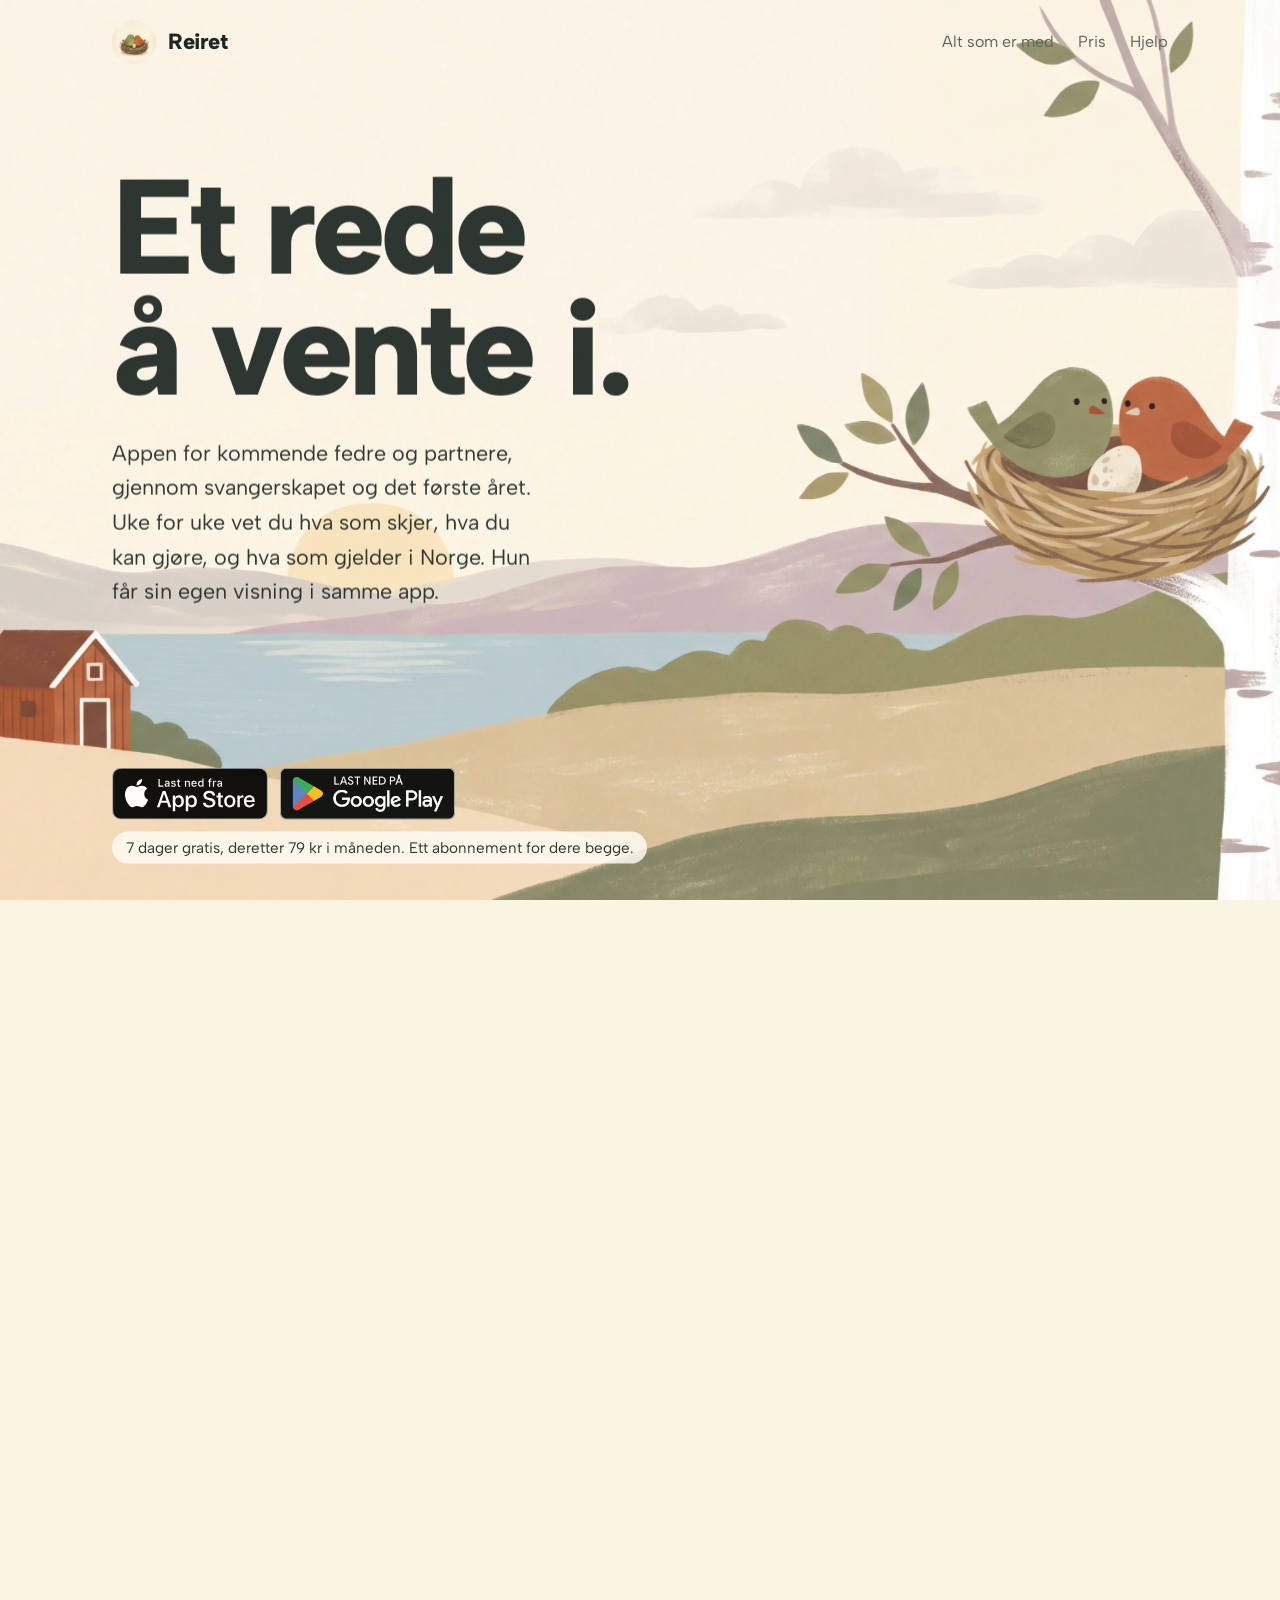
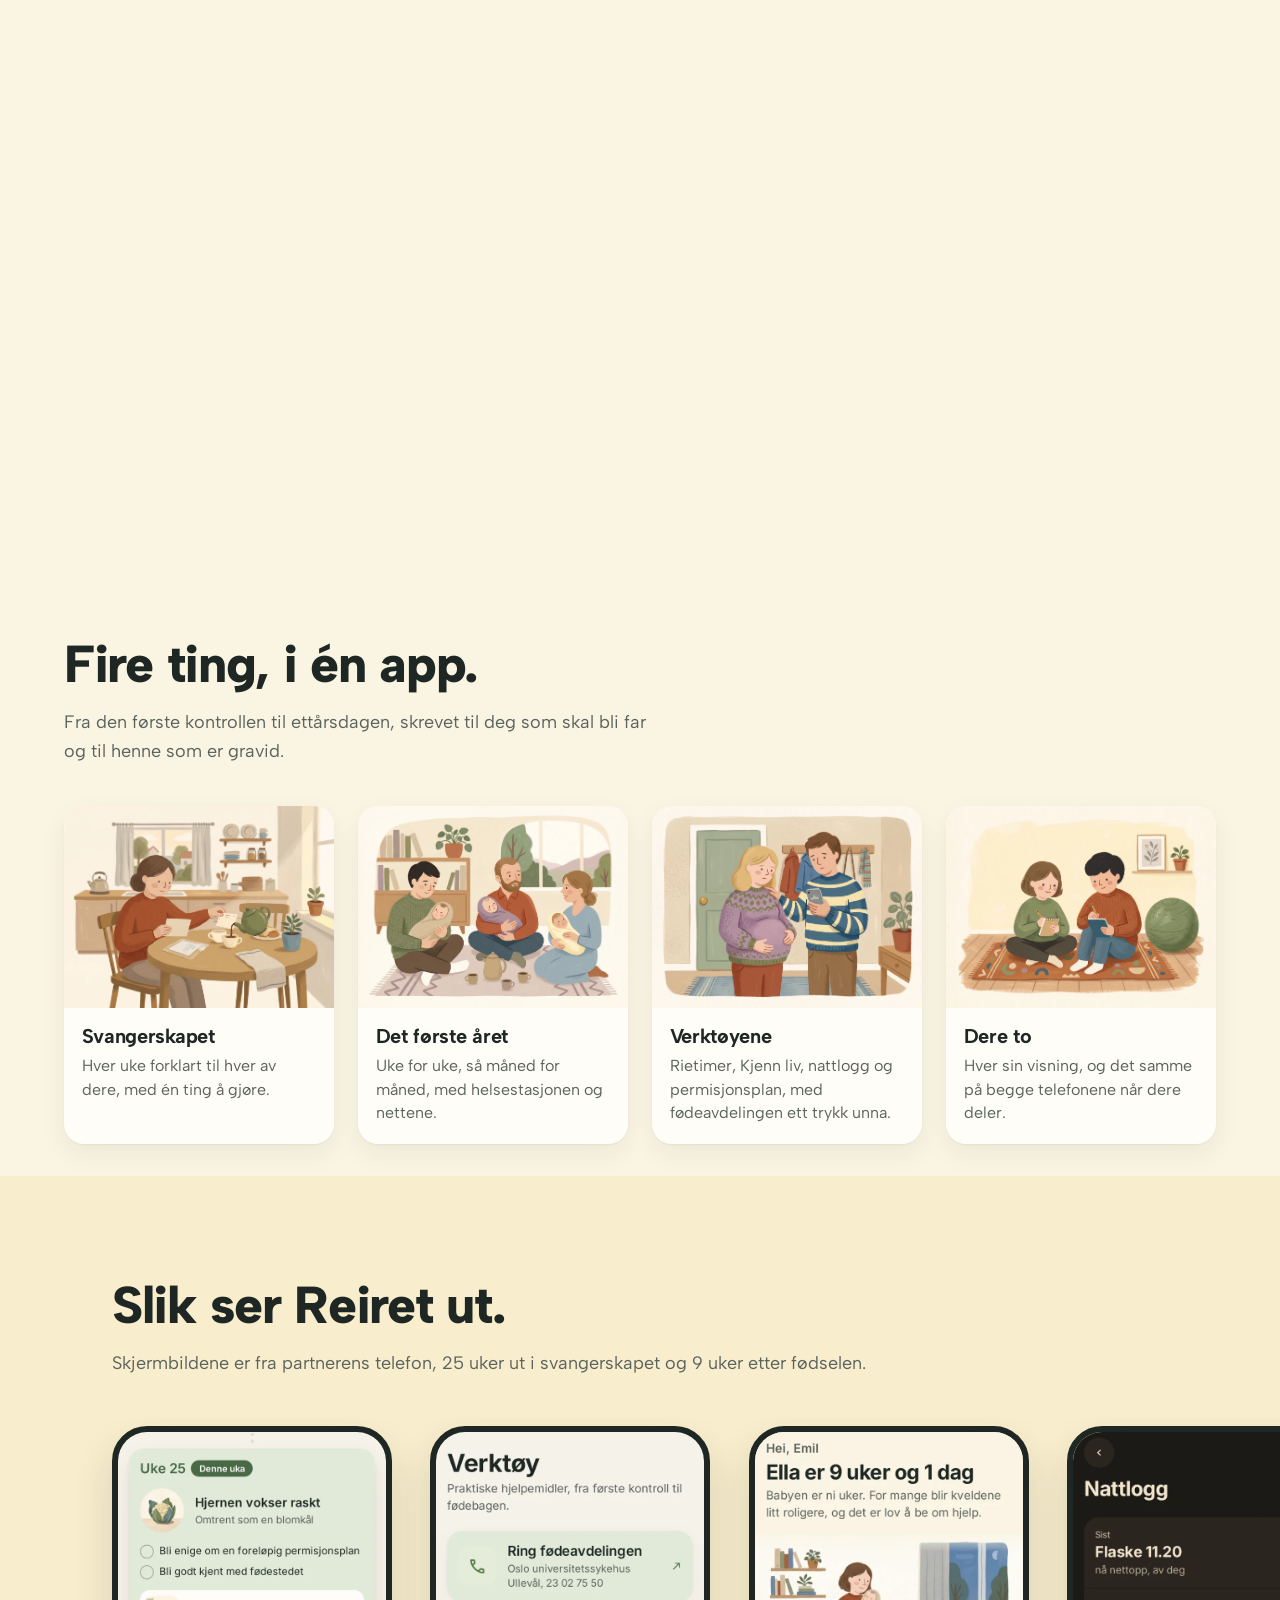
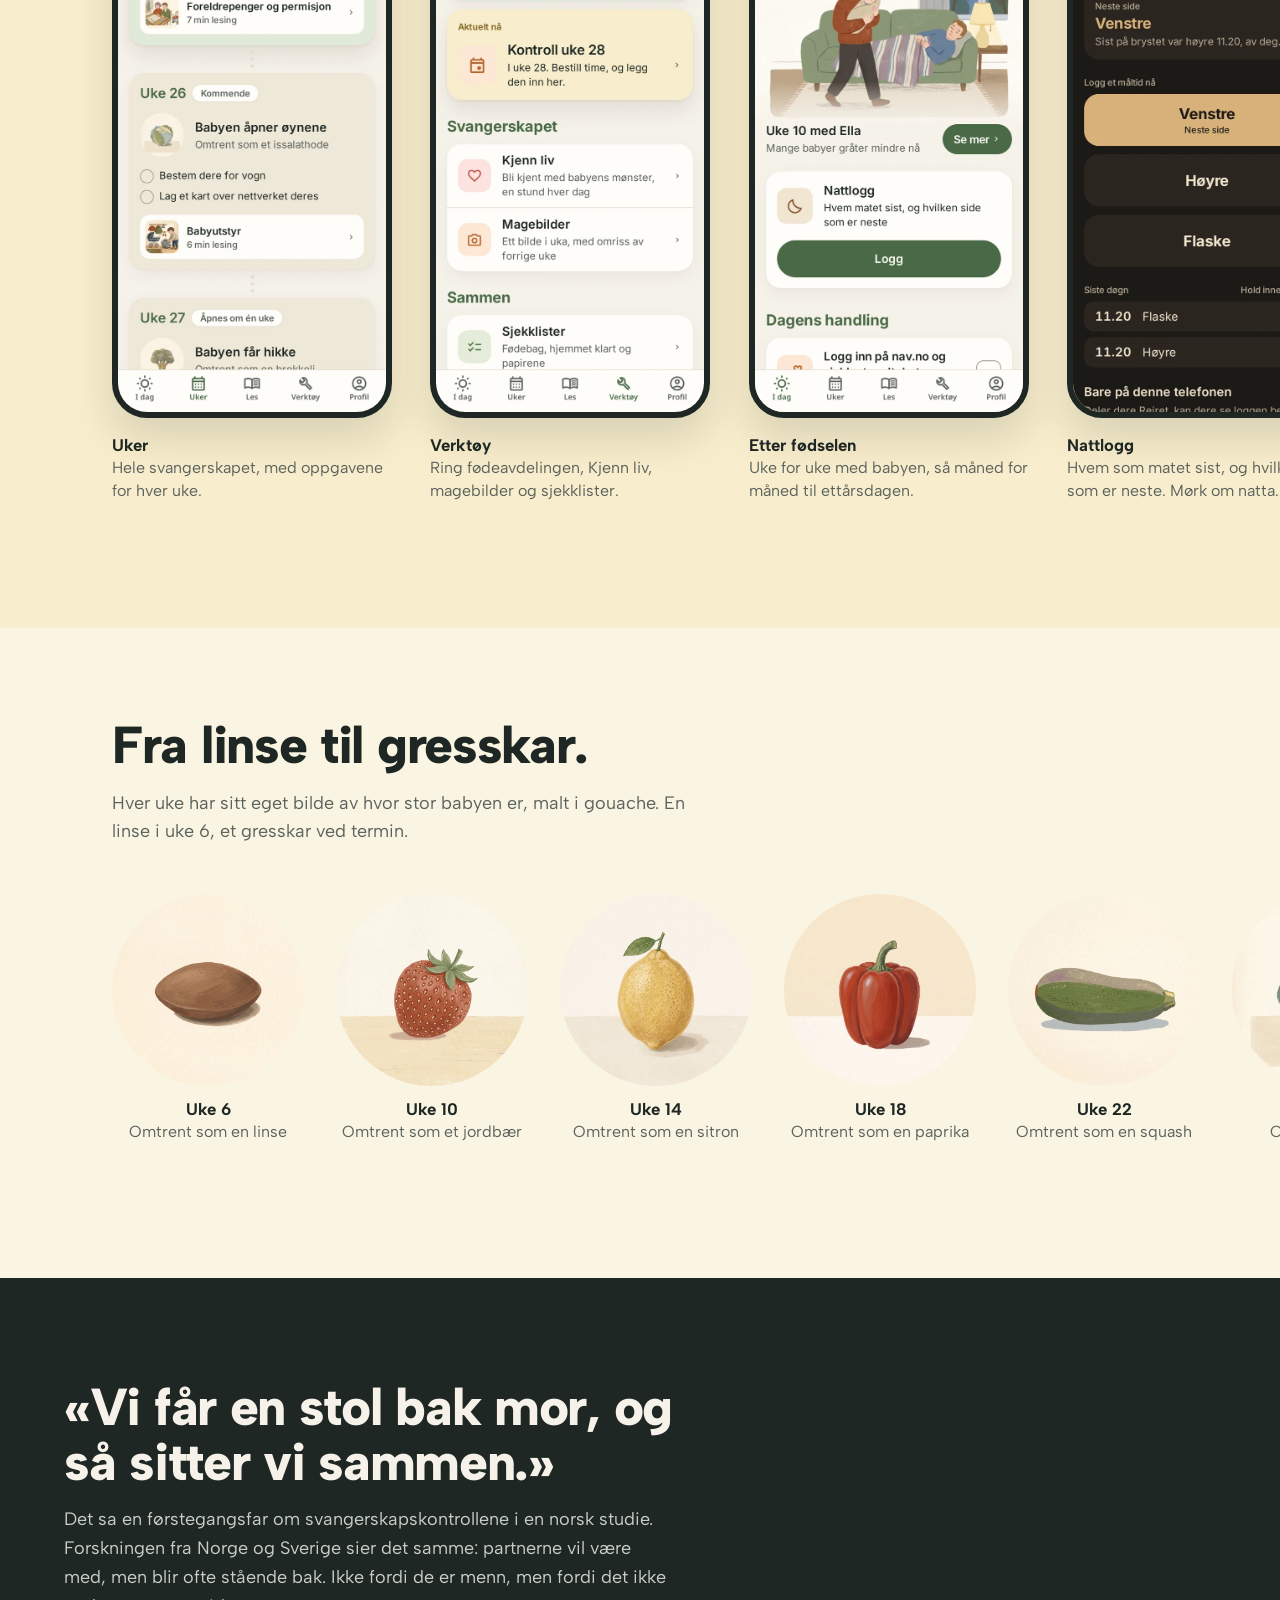
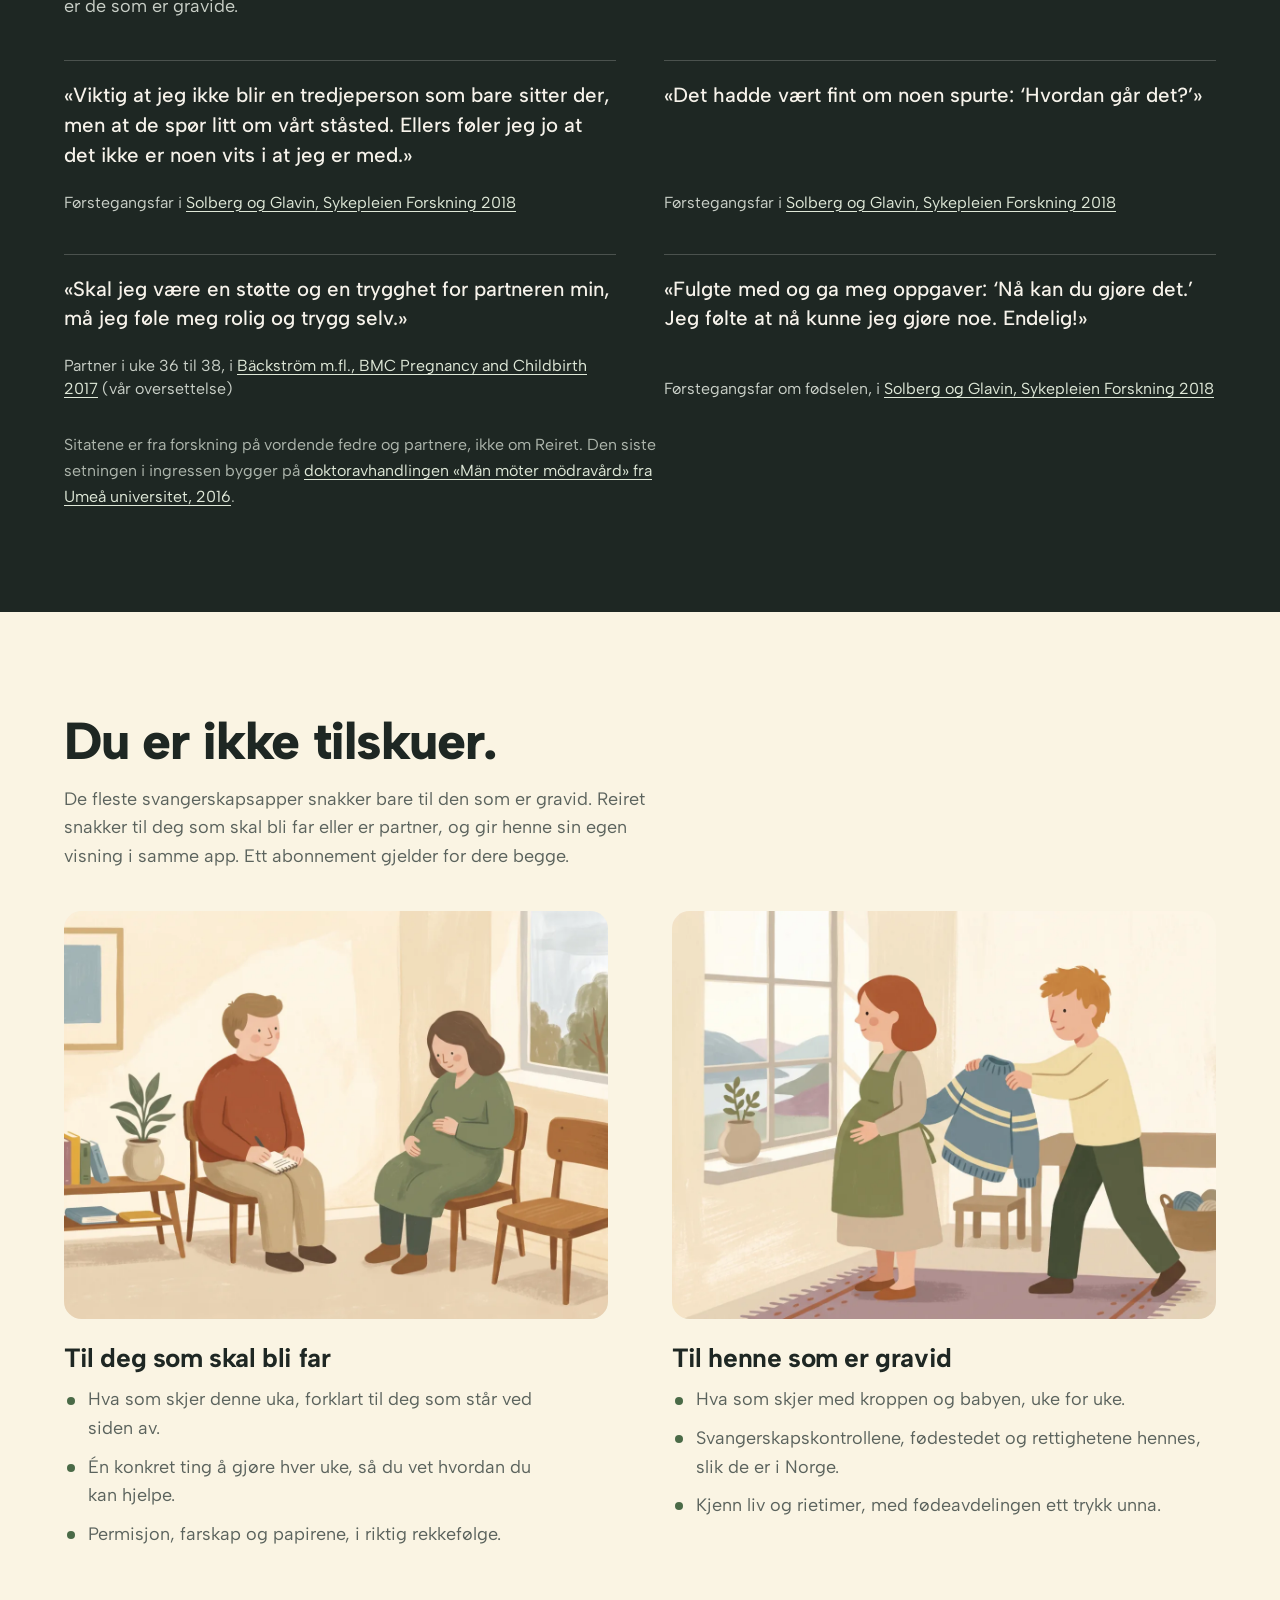
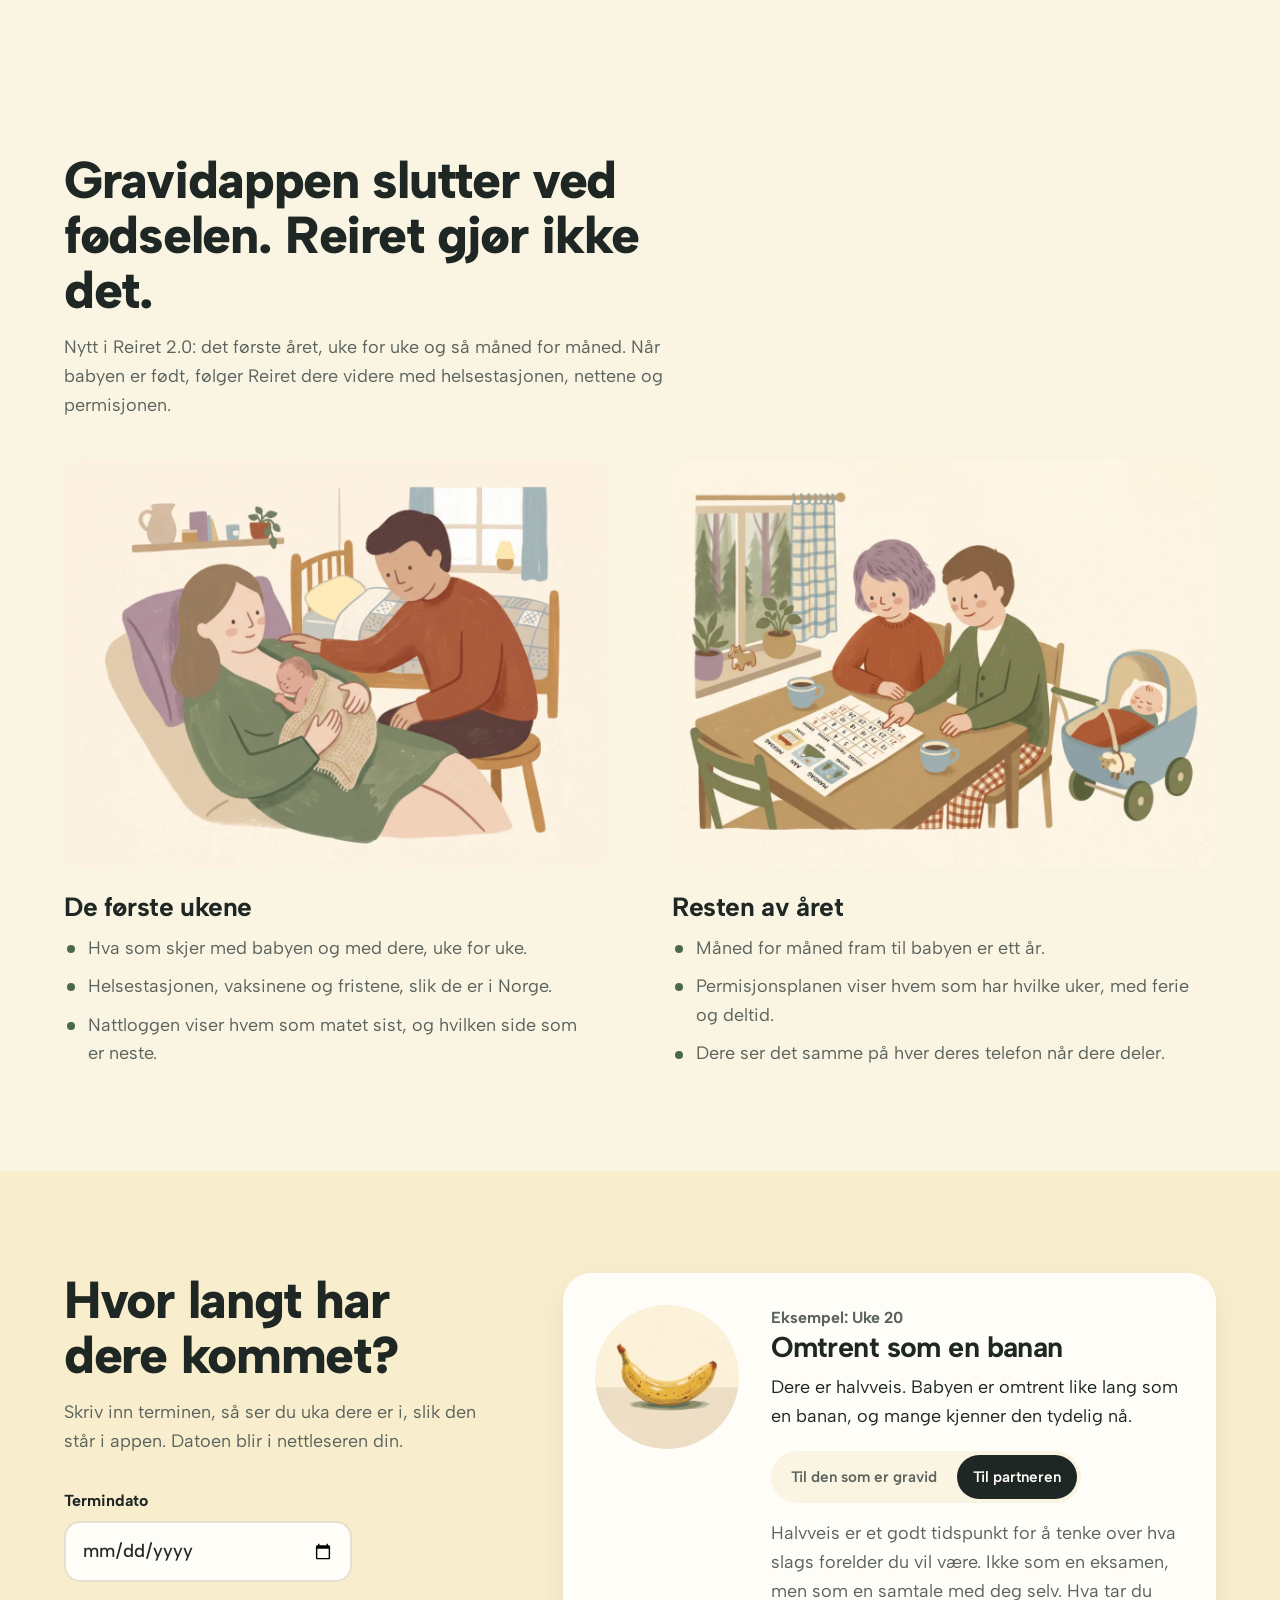
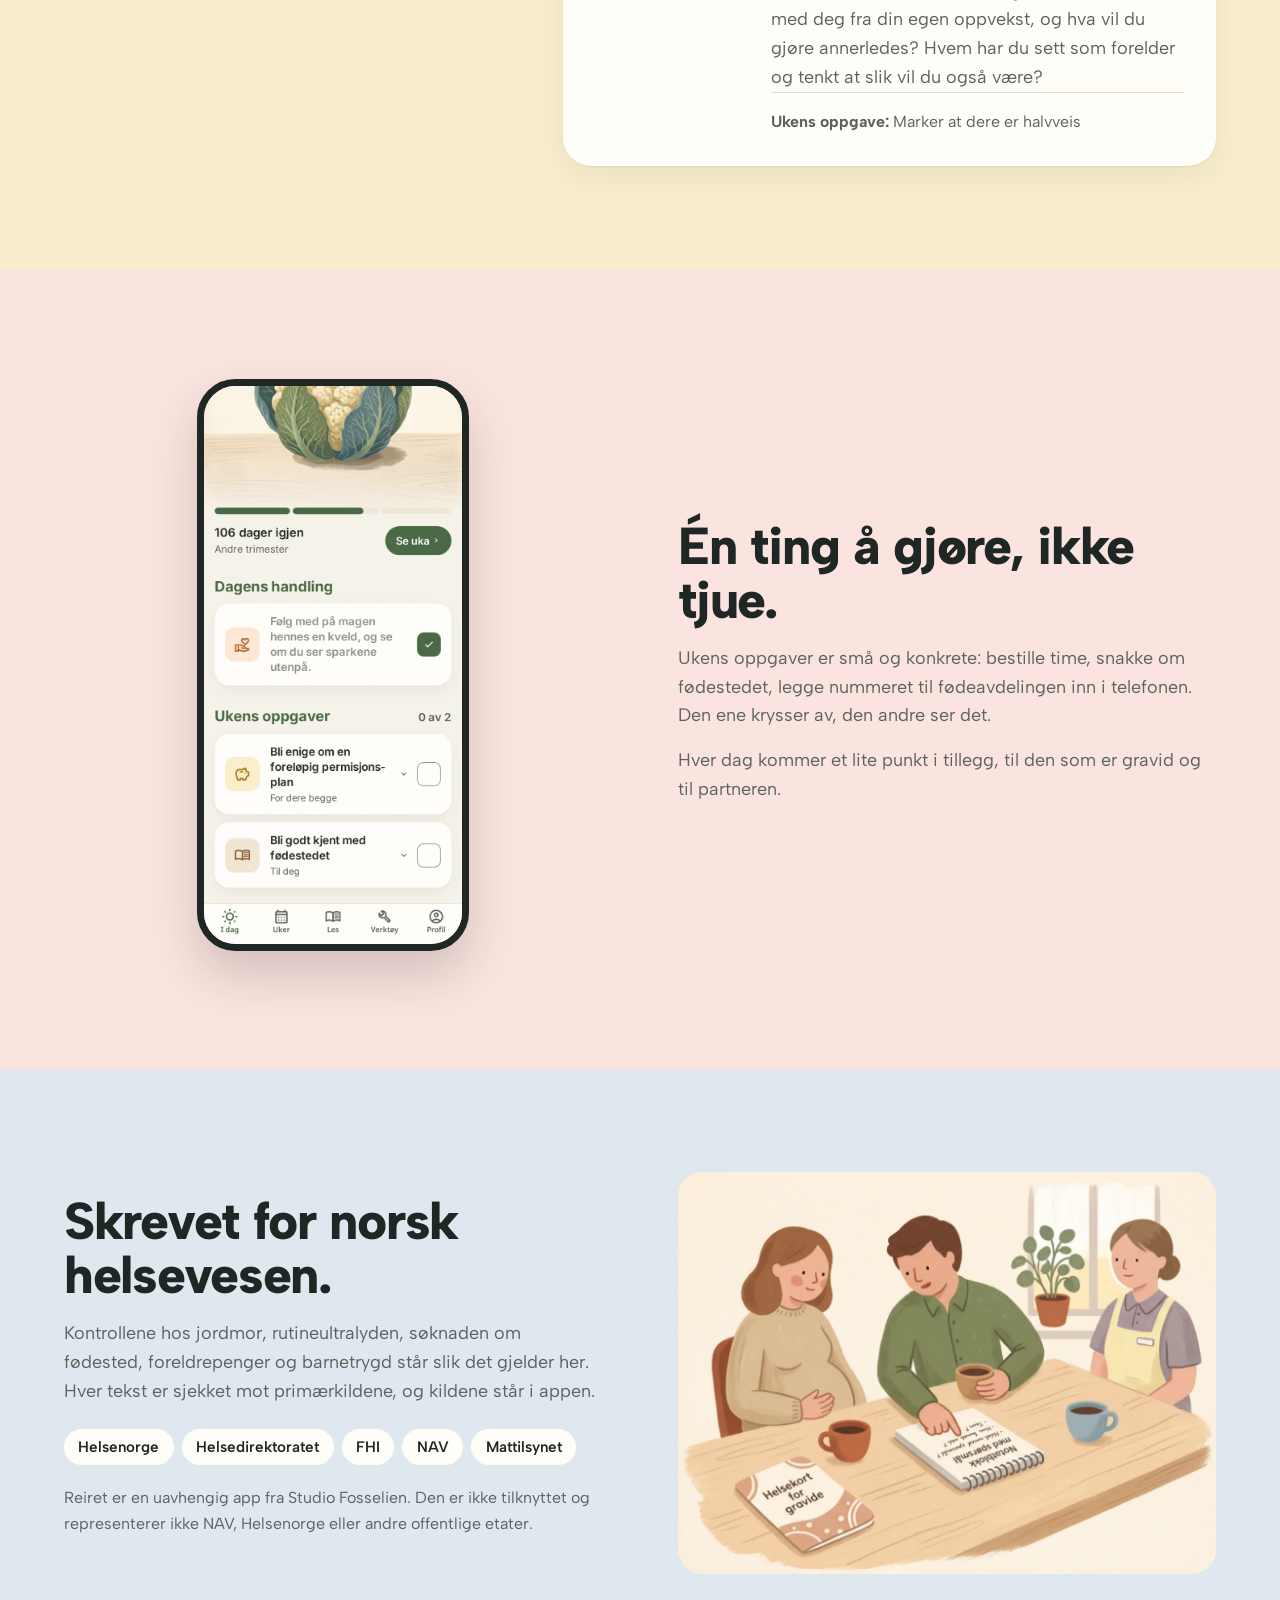
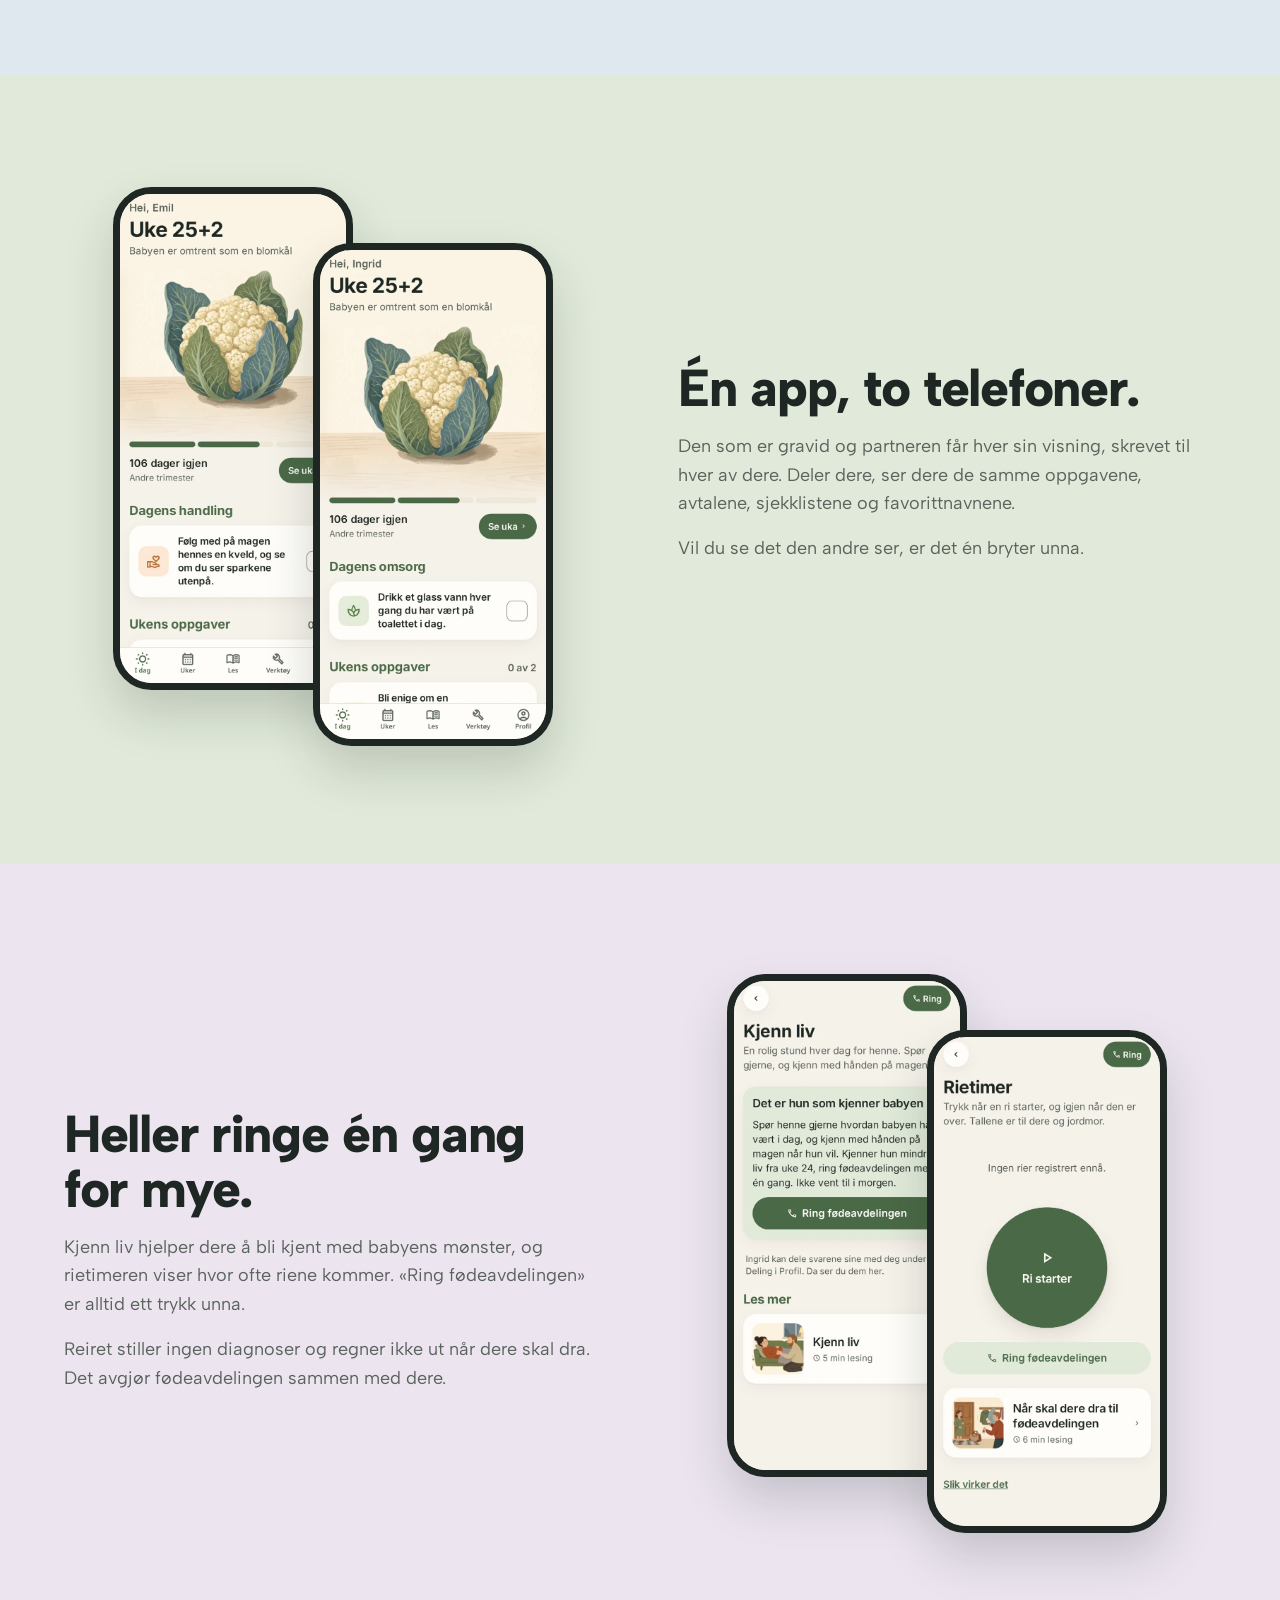
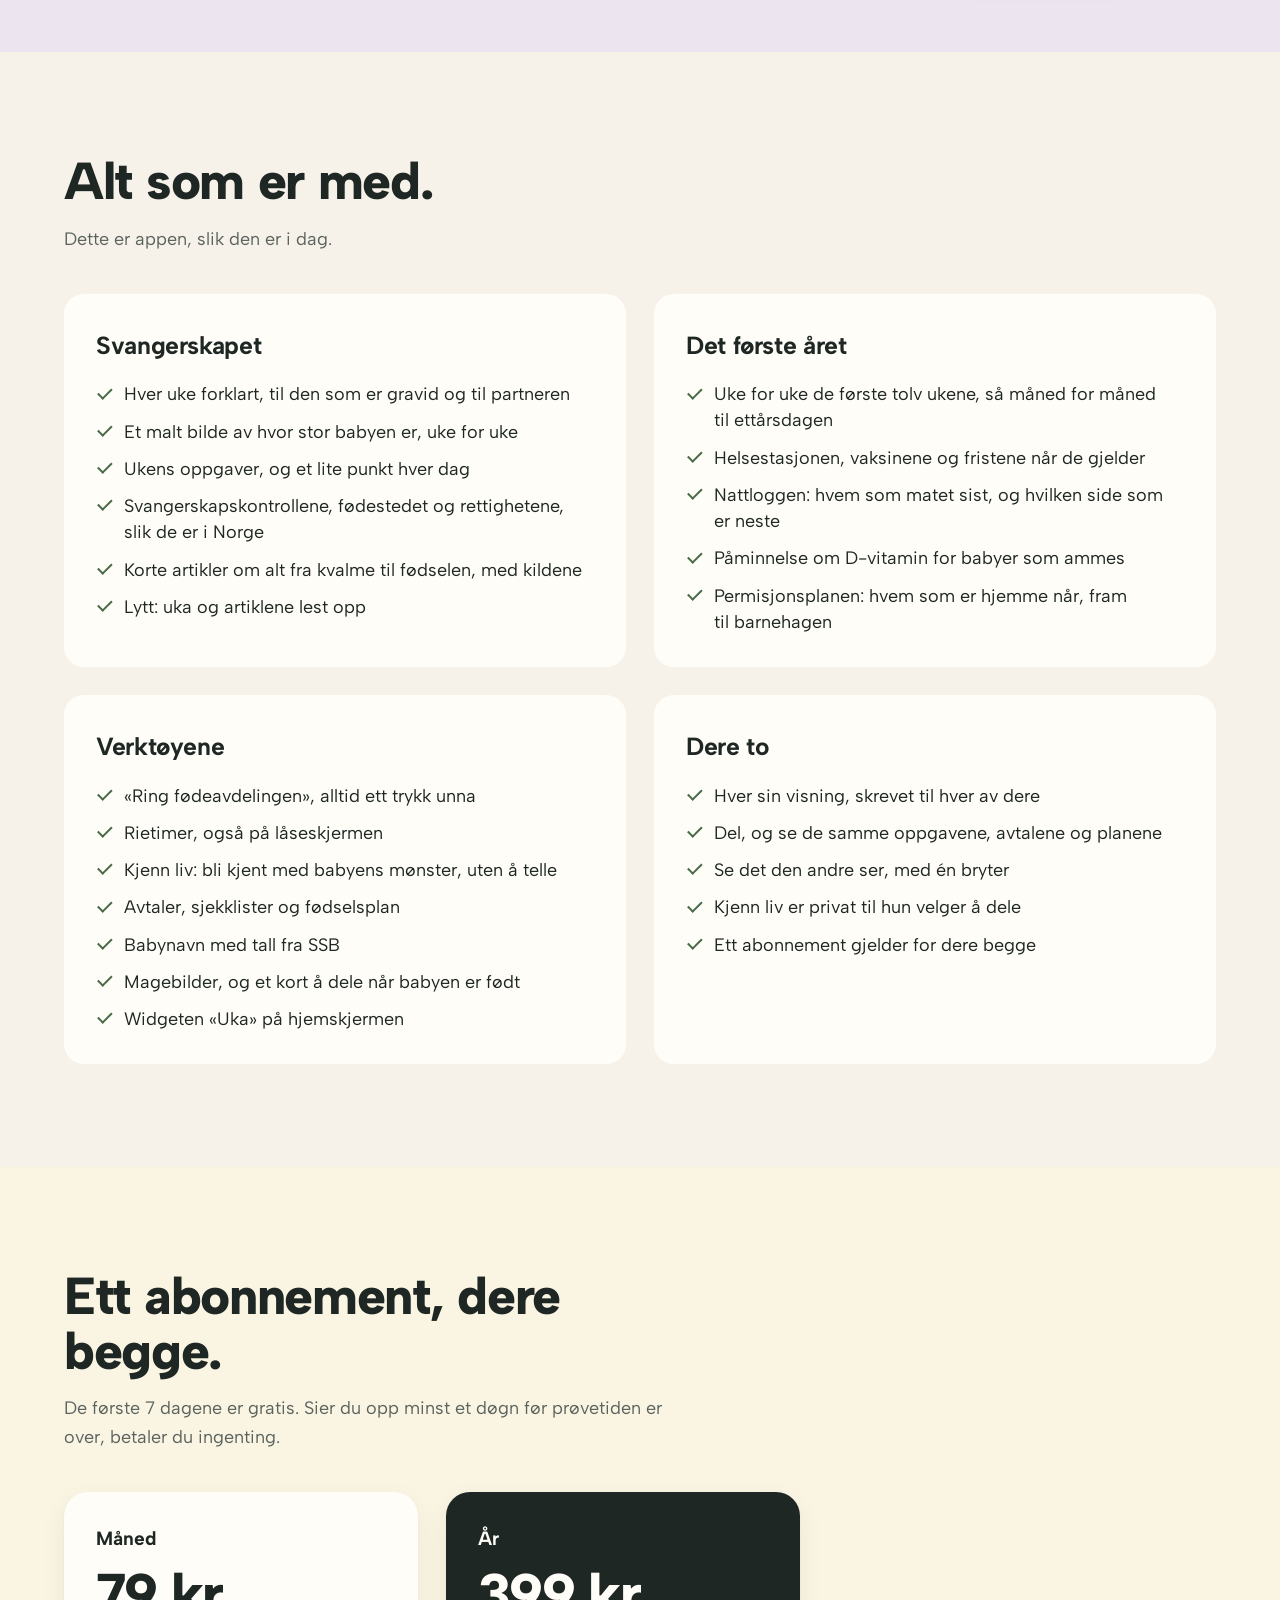
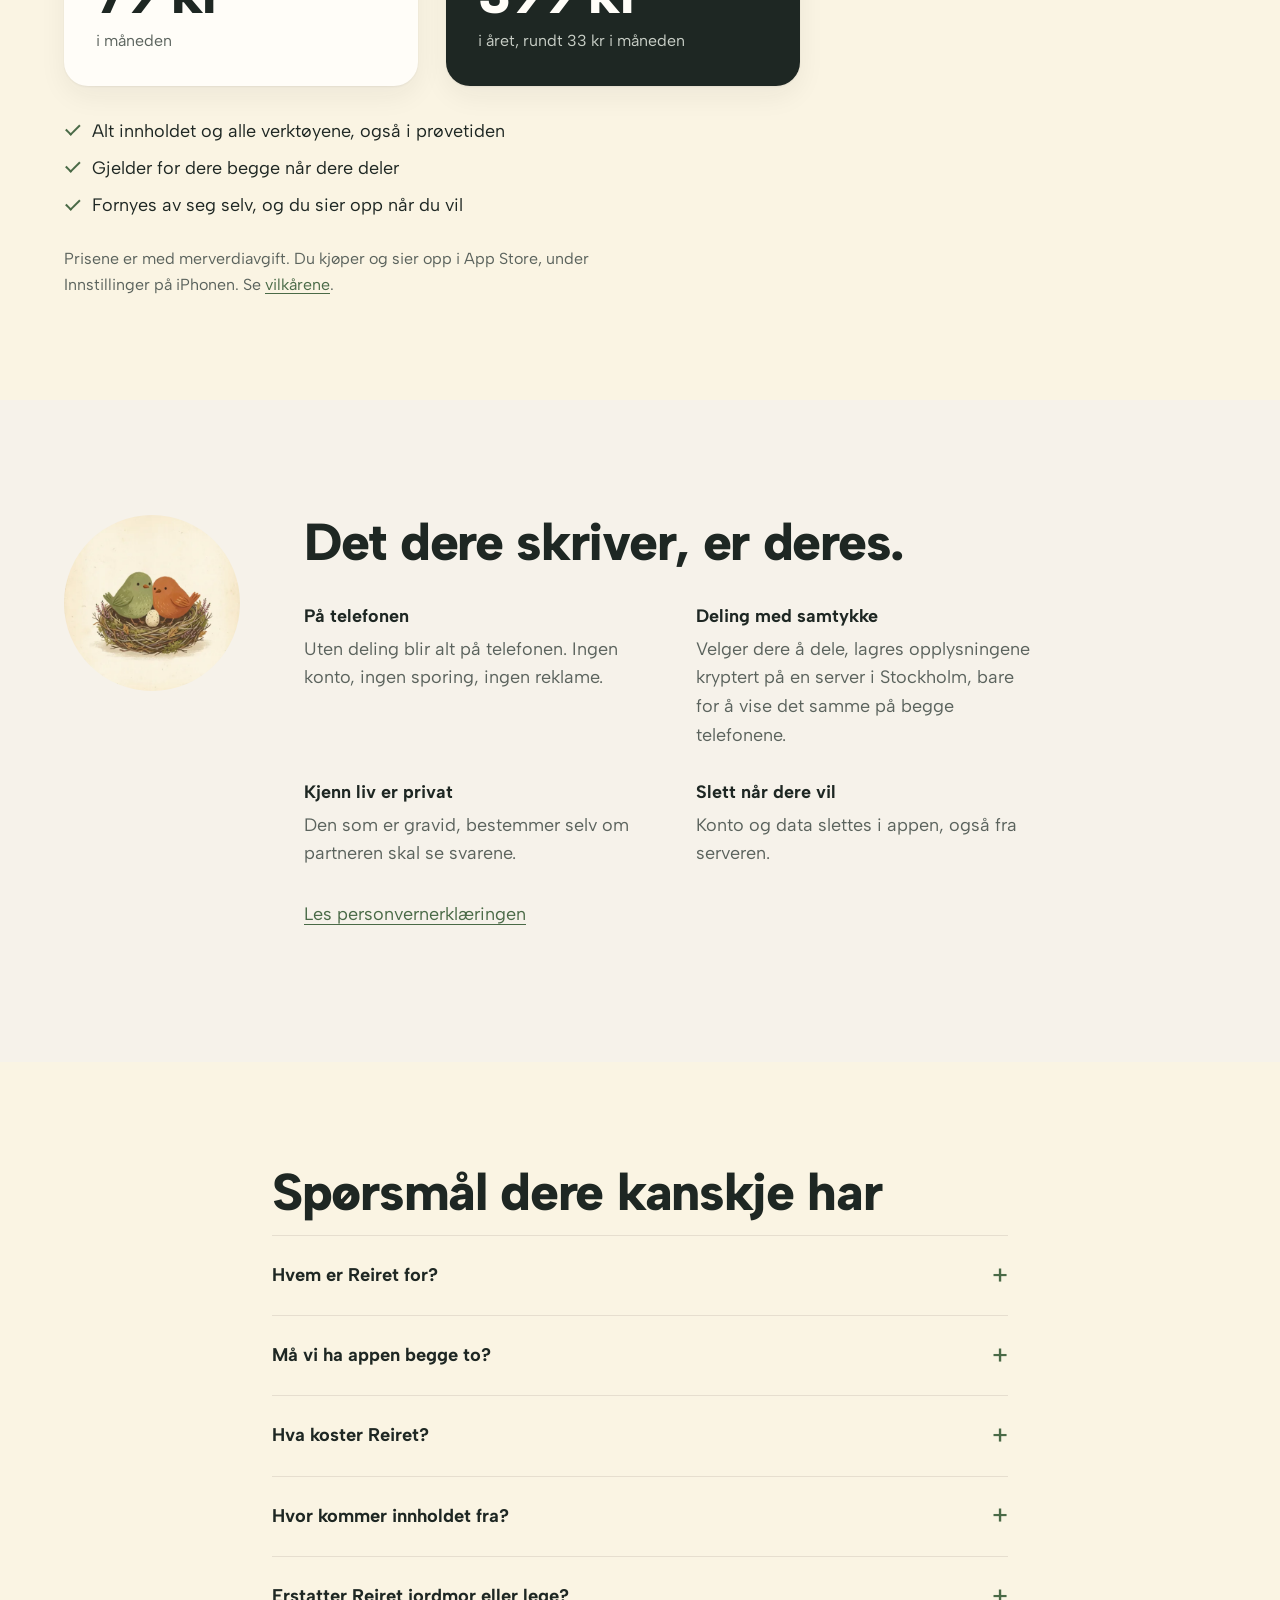
<file: app/index.html>
<!doctype html>
<html lang="nb">
<head>
<meta charset="utf-8">
<meta name="viewport" content="width=device-width, initial-scale=1">
<meta http-equiv="Content-Security-Policy" content="default-src 'self'; script-src 'self'; style-src 'self' 'unsafe-inline'; img-src 'self' data:; font-src 'self'; connect-src 'self' https://sfxxnisneospalfijczz.supabase.co; object-src 'none'; base-uri 'none'; form-action 'none'">
<title>Last ned Reiret</title>
<meta name="description" content="Reiret i App Store og på Google Play.">
<meta name="theme-color" content="#faf4e3">
<meta name="apple-itunes-app" content="app-id=6817496337">
<link rel="canonical" href="https://reiretapp.no/app/">
<meta property="og:title" content="Last ned Reiret">
<meta property="og:description" content="Reiret i App Store og på Google Play.">
<meta property="og:image" content="https://reiretapp.no/bilder/deling.jpg">
<meta property="og:image:width" content="1200">
<meta property="og:image:height" content="630">
<meta property="og:locale" content="nb_NO">
<link rel="icon" href="/favicon.png">
<link rel="apple-touch-icon" href="/ikon.png">
<link rel="preload" href="/skrift/albert-sans-normal.woff2" as="font" type="font/woff2" crossorigin>
<link rel="stylesheet" href="/stil.css">
<script type="module" src="/del.js"></script>
<script type="module" src="/besok.js"></script>
</head>
<body>
<a class="hopp" href="#innhold">Hopp til innholdet</a>
<header class="topplinje">
  <a class="merke" href="/"><img src="/bilder/maskot.webp" alt="" width="44" height="44"><span>Reiret</span></a>
  <nav aria-label="Hovedmeny"><a class="bred-meny" href="/#alt">Alt som er med</a><a href="/#pris">Pris</a><a href="/hjelp/">Hjelp</a></nav>
</header>
<main id="innhold">

  <article class="side">
    <h1>Last ned Reiret</h1>
    <p class="ingress">For kommende fedre og partnere, gjennom svangerskapet og det første året.</p>
    <p class="hent"><a data-ios class="app-store" href="https://apps.apple.com/no/app/reiret/id6817496337"><img src="/bilder/app-store.svg" width="120" height="40" alt="Last ned fra App Store"></a><a data-android class="merke-play" href="https://play.google.com/store/apps/details?id=no.fosselien.reiret"><img src="/bilder/google-play.png" width="646" height="192" alt="Last ned på Google Play"></a></p>
    <p><a data-annet href="/">Les mer om Reiret</a></p>
  </article>
  <script type="module" src="/app.js"></script>
</main>
<footer>
  <div class="innhold">
    <p>Reiret er laget av <a href="https://www.fosselien.no/">Studio Fosselien</a>, Studio Fosse Lien (org.nr. 935 151 171), Herslebs gate 19, 0561 Oslo. <a href="mailto:studio@fosselien.no">studio@fosselien.no</a></p>
    <nav aria-label="Bunnmeny"><a href="/personvern/">Personvern</a><a href="/vilkar/">Vilkår</a><a href="/hjelp/">Hjelp</a><a href="/slett/">Slett data</a></nav>
    <div class="sosialt">
      <a href="https://www.tiktok.com/@studio.fosselien" rel="noopener" aria-label="Reiret på TikTok"><svg viewBox="0 0 24 24" width="18" height="18" aria-hidden="true" focusable="false"><path fill="currentColor" d="M12.525.02c1.31-.02 2.61-.01 3.91-.02.08 1.53.63 3.09 1.75 4.17 1.12 1.11 2.7 1.62 4.24 1.79v4.03c-1.44-.05-2.89-.35-4.2-.97-.57-.26-1.1-.59-1.62-.93-.01 2.92.01 5.84-.02 8.75-.08 1.4-.54 2.79-1.35 3.94-1.31 1.92-3.58 3.17-5.91 3.21-1.43.08-2.86-.31-4.08-1.03-2.02-1.19-3.44-3.37-3.65-5.71-.02-.5-.03-1-.01-1.49.18-1.9 1.12-3.72 2.58-4.96 1.66-1.44 3.98-2.13 6.15-1.72.02 1.48-.04 2.96-.04 4.44-.99-.32-2.15-.23-3.02.37-.63.41-1.11 1.04-1.36 1.75-.21.51-.15 1.07-.14 1.61.24 1.64 1.82 3.02 3.5 2.87 1.12-.01 2.19-.66 2.77-1.61.19-.33.4-.67.41-1.06.1-1.79.06-3.57.07-5.36.01-4.03-.01-8.05.02-12.07z"/></svg><span>TikTok</span></a>
      <button type="button" data-del hidden><svg viewBox="0 0 24 24" width="18" height="18" aria-hidden="true" focusable="false" fill="none" stroke="currentColor" stroke-width="2" stroke-linecap="round" stroke-linejoin="round"><path d="M12 3v12"/><path d="m7 8 5-5 5 5"/><path d="M5 12v7a2 2 0 0 0 2 2h10a2 2 0 0 0 2-2v-7"/></svg><span aria-live="polite">Del Reiret</span></button>
    </div>
  </div>
</footer>
</body>
</html>
</file>
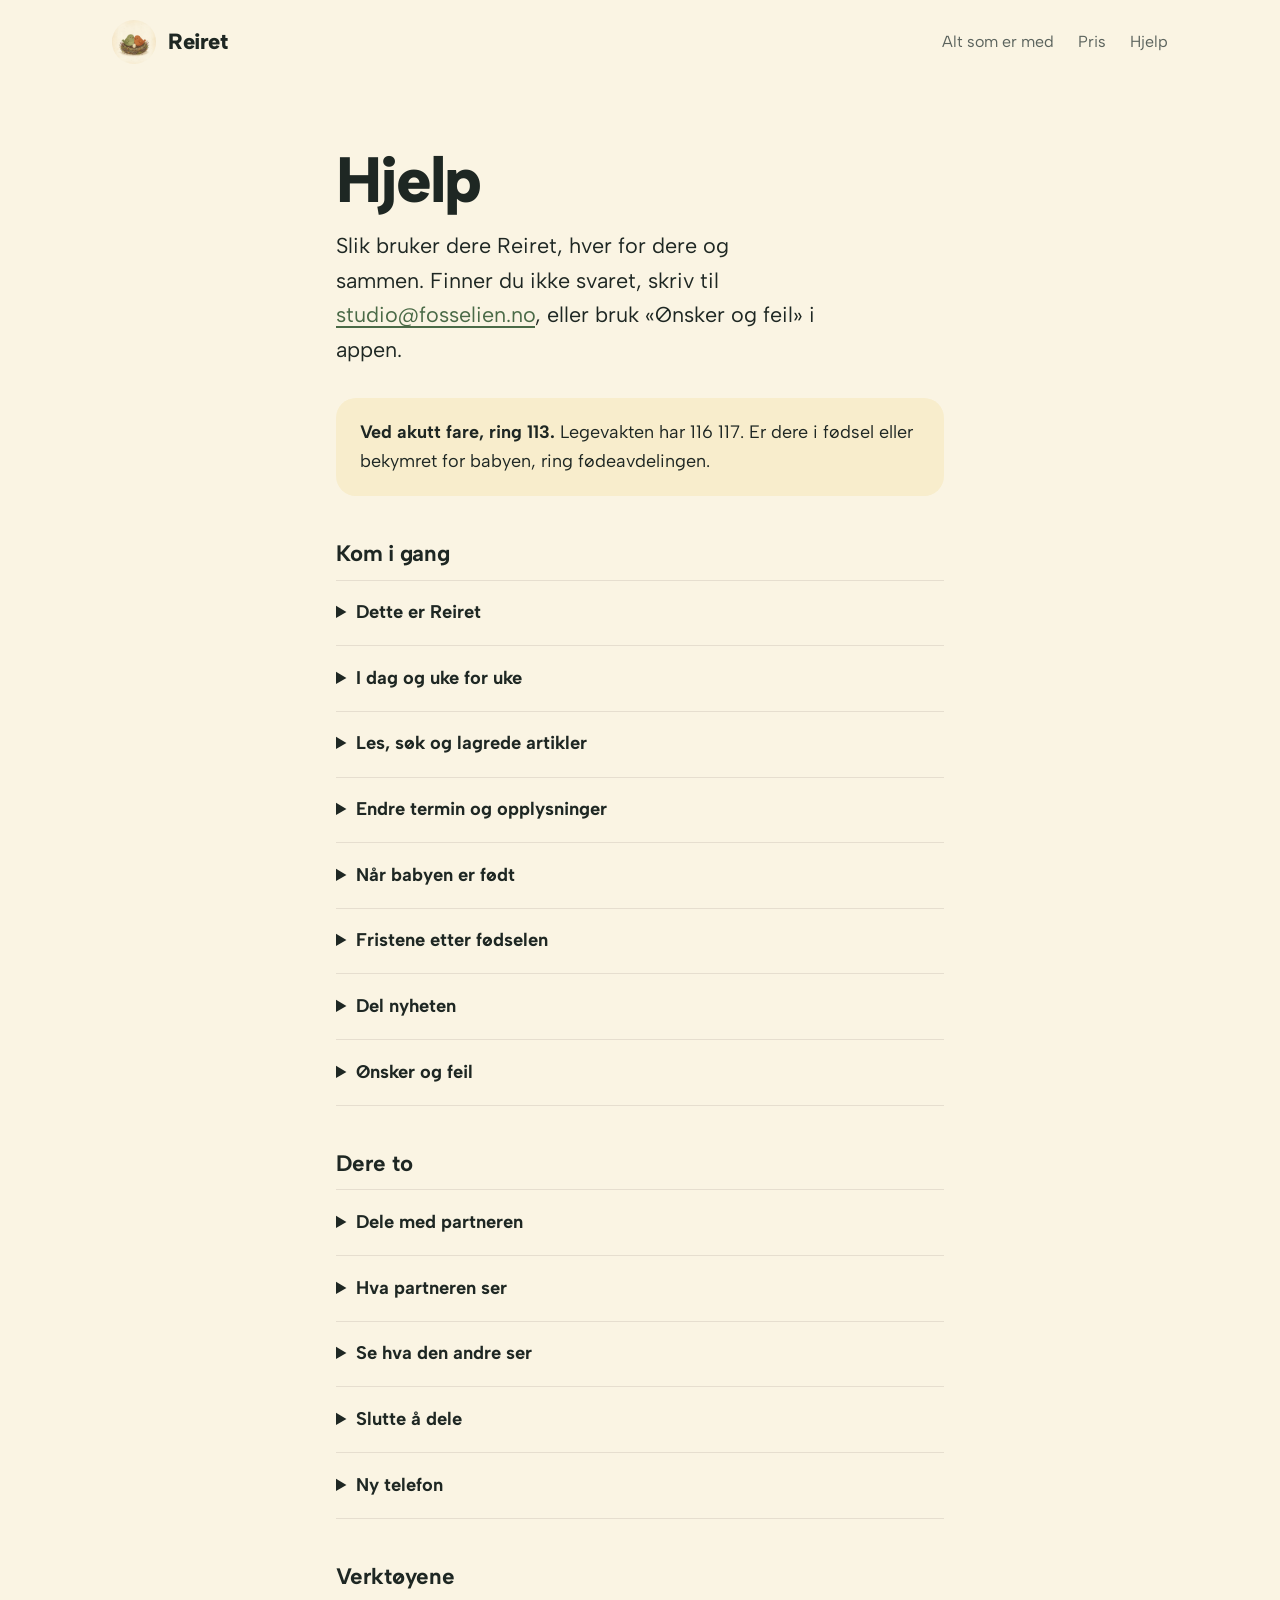
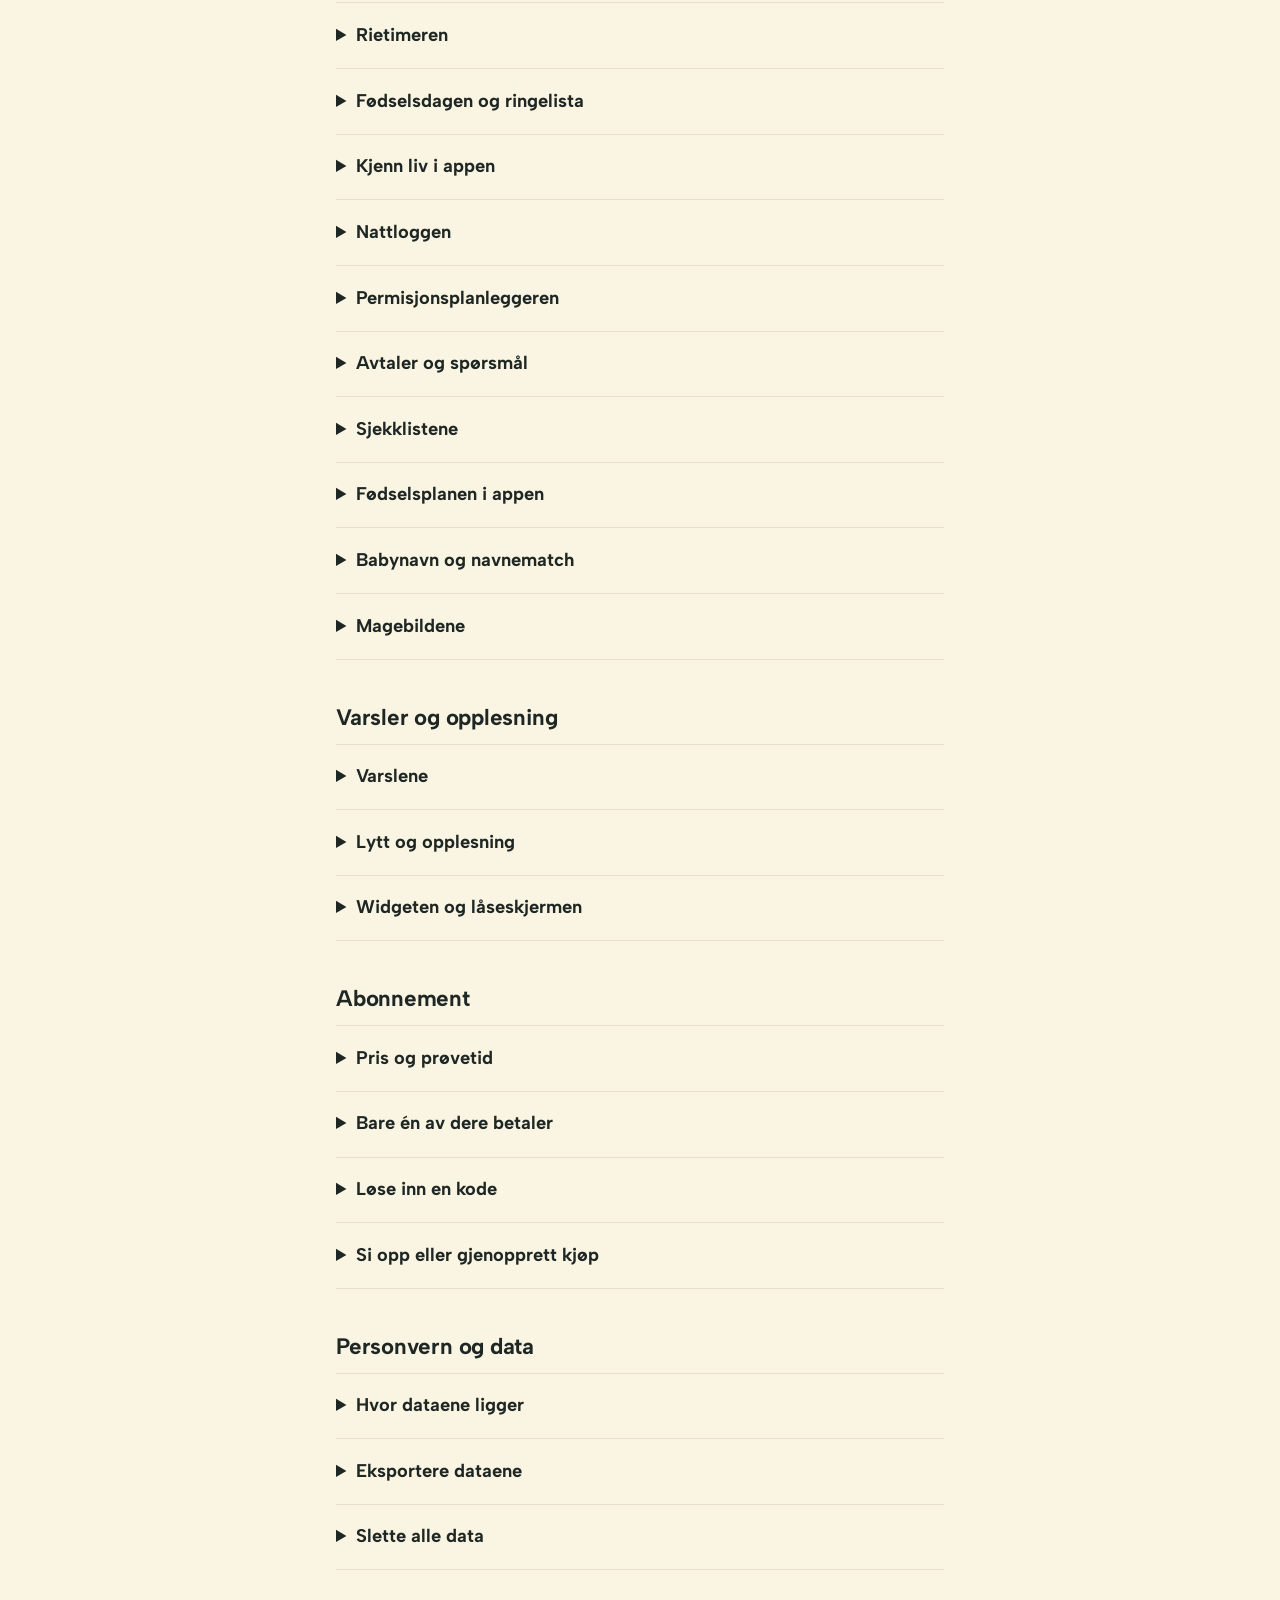
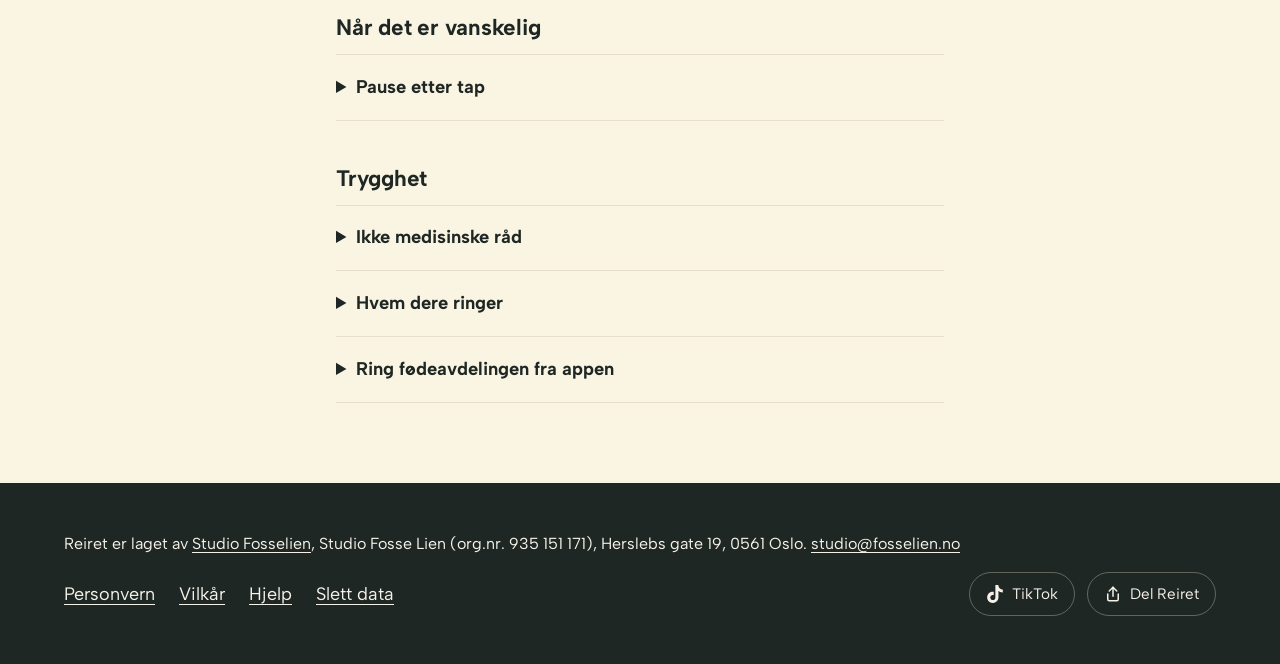
<file: hjelp/index.html>
<!doctype html>
<html lang="nb">
<head>
<meta charset="utf-8">
<meta name="viewport" content="width=device-width, initial-scale=1">
<meta http-equiv="Content-Security-Policy" content="default-src 'self'; script-src 'self'; style-src 'self' 'unsafe-inline'; img-src 'self' data:; font-src 'self'; connect-src 'self' https://sfxxnisneospalfijczz.supabase.co; object-src 'none'; base-uri 'none'; form-action 'none'">
<title>Hjelp til Reiret</title>
<meta name="description" content="Slik bruker dere Reiret, svar på vanlige spørsmål, og hvordan du tar kontakt.">
<meta name="theme-color" content="#faf4e3">
<meta name="apple-itunes-app" content="app-id=6817496337">
<link rel="canonical" href="https://reiretapp.no/hjelp/">
<meta property="og:title" content="Hjelp til Reiret">
<meta property="og:description" content="Slik bruker dere Reiret, svar på vanlige spørsmål, og hvordan du tar kontakt.">
<meta property="og:image" content="https://reiretapp.no/bilder/deling.jpg">
<meta property="og:image:width" content="1200">
<meta property="og:image:height" content="630">
<meta property="og:locale" content="nb_NO">
<link rel="icon" href="/favicon.png">
<link rel="apple-touch-icon" href="/ikon.png">
<link rel="preload" href="/skrift/albert-sans-normal.woff2" as="font" type="font/woff2" crossorigin>
<link rel="stylesheet" href="/stil.css">
<script type="module" src="/del.js"></script>
<script type="module" src="/besok.js"></script>
</head>
<body>
<a class="hopp" href="#innhold">Hopp til innholdet</a>
<header class="topplinje">
  <a class="merke" href="/"><img src="/bilder/maskot.webp" alt="" width="44" height="44"><span>Reiret</span></a>
  <nav aria-label="Hovedmeny"><a class="bred-meny" href="/#alt">Alt som er med</a><a href="/#pris">Pris</a><a href="/hjelp/">Hjelp</a></nav>
</header>
<main id="innhold">

  <article class="side hjelp">
    <h1>Hjelp</h1>
    <p class="ingress">Slik bruker dere Reiret, hver for dere og sammen. Finner du ikke svaret, skriv til <a href="mailto:studio@fosselien.no">studio@fosselien.no</a>, eller bruk «Ønsker og feil» i appen.</p>
    <div class="nod"><p><b>Ved akutt fare, ring 113.</b> Legevakten har 116 117. Er dere i fødsel eller bekymret for babyen, ring fødeavdelingen.</p></div>
    <section id="kom-i-gang" aria-labelledby="kom-i-gang-tittel">
    <h2 id="kom-i-gang-tittel">Kom i gang</h2>
    <details id="dette-er-reiret"><summary>Dette er Reiret</summary>
<p>Reiret følger dere gjennom svangerskapet og det første året. Appen er laget for begge foreldre, hver på sin telefon. Den som er gravid og partneren får hver sin visning, med tekster skrevet til hver av dere.</p>
<h3>Det dere får</h3>
<ul><li>Uke for uke fra uke 4 til 42, og etter fødselen det første året, først uke for uke og så måned for måned.</li><li>Én liten ting å gjøre hver dag, og ukens oppgaver.</li><li>Korte guider, sjekket mot norske kilder som Helsenorge, Helsedirektoratet og NAV.</li><li>Verktøy som rietimeren, Kjenn liv, avtaler, sjekklister, fødselsplanen og permisjonsplanen.</li><li>Opplesning av ukene og artiklene, med «Lytt» øverst.</li></ul>
<h3>De fem fanene</h3>
<ol><li>«I dag» viser det som gjelder akkurat nå.</li><li>«Uker» er hele tidslinja.</li><li>«Les» har alle artiklene, med søk.</li><li>«Verktøy» har de praktiske hjelpemidlene og numrene dere kan ringe.</li><li>«Profil» har opplysningene, delingen, innstillingene, abonnementet og dataene deres. Knappen «Hjelp» øverst åpner denne hjelpen.</li></ol>
<h3>Godt å vite</h3>
<p>Det dere legger inn, ligger på telefonen. Vil dere se det samme på hver deres telefon, kan dere dele. Les mer i <a href="#dele-med-partneren">Dele med partneren</a> og <a href="#hvor-dataene-ligger">Hvor dataene ligger</a>.</p></details>
    <details id="i-dag-og-uke-for-uke"><summary>I dag og uke for uke</summary>
<p>«I dag» er det dere ser når dere åpner Reiret. Der står det som gjelder nå, så dere slipper å lete.</p>
<h3>På I dag</h3>
<p>Under ukekortet står dette, ovenfra og ned:</p>
<ul><li>«Dagens handling» til partneren og «Dagens omsorg» til den som er gravid. Én liten ting, som skifter hver dag.</li><li>Neste avtale, hvis dere har lagt inn en.</li><li>«Ukens oppgaver». Trykk på en oppgave for å se hvorfor og hvordan. Under «Hvem tar den?» velger du «Jeg», navnet til partneren eller «Sammen». Deler dere Reiret, ser dere begge hvem som har tatt den.</li><li>«Ukens samtale», de ukene som har en.</li><li>«Foreslått lesing», «Ukebrief» og «I Norge denne uka», med det som er lurt å ordne hos NAV og helsevesenet.</li></ul>
<p>Fra uke 36 står «Fødselsdagen» over dagens punkt, og fra uke 37 står «Er babyen kommet?» nederst.</p>
<p>Etter fødselen kommer nattloggen først, og de første seks ukene «Del nyheten». Fristene som nærmer seg, står over oppgavene, som da heter «Oppgaver nå». «I Norge nå» følger alderen til babyen.</p>
<h3>Uker</h3>
<p>Fanen «Uker» er hele tidslinja, fra uke 4 til 42. Hver uke åpnes én uke i forveien, så dere kan lese litt fram. Trykk «Til denne uka» for å komme tilbake dit dere er. Etter fødselen heter knappen «Til nå».</p>
<p>Etter fødselen velger dere mellom «Første året» og «Svangerskapet» øverst. Det første året går uke for uke, og så måned for måned.</p>
<h3>Godt å vite</h3>
<p>Uka regnes fra terminen. Stemmer ikke uka, se <a href="#endre-termin-og-opplysninger">Endre termin og opplysninger</a>.</p></details>
    <details id="les-sok-og-lagrede-artikler"><summary>Les, søk og lagrede artikler</summary>
<p>Under «Les» står artiklene i Reiret, korte guider sjekket mot norske kilder. Du ser artiklene som er skrevet til deg, og dem dere har felles.</p>
<h3>Kategoriene</h3>
<p>Velg en kategori i raden over artiklene: «Graviditet», «Støtte og forhold», «Fødsel», «Nyfødt», «Første året» eller «Norsk system». Etter fødselen åpner «Les» på «Første året».</p>
<h3>Søk</h3>
<p>Skriv i søkefeltet øverst, for eksempel «kvalme». Søket finner artikler, uker og sjekklister, og leter i titlene og innledningene. Står det «Ingen treff», prøv et annet ord.</p>
<h3>Lagre en artikkel</h3>
<ol><li>Åpne artikkelen.</li><li>Trykk på bokmerket øverst til høyre.</li><li>Artikkelen står nå under «Lagret» øverst i «Les». Trykk på bokmerket igjen for å fjerne den.</li></ol>
<h3>Fortsett å lytte</h3>
<p>Har du hørt på en artikkel eller en uke uten å bli ferdig, står «Fortsett å lytte» øverst i «Les», med hvilken del du er kommet til. Trykk på det for å høre videre. Se <a href="#lytt-og-opplesning">Lytt og opplesning</a>.</p>
<h3>Godt å vite</h3>
<ul><li>De lagrede artiklene og hvor du er i opplesningen, blir på telefonen din. Partneren ser dem ikke.</li><li>Med pause etter tap åpner «Les» på «Støtte og forhold», og ukene kommer ikke med i søket.</li><li>Vil du lese artiklene slik de er skrevet til den andre, se <a href="#se-hva-den-andre-ser">Se hva den andre ser</a>.</li></ul></details>
    <details id="endre-termin-og-opplysninger"><summary>Endre termin og opplysninger</summary>
<p>Får dere ny termin etter ultralyden, eller vil dere bytte fødested, retter dere det i profilen. Uka og innholdet følger terminen med en gang.</p>
<h3>Slik gjør du</h3>
<ol><li>Gå til «Profil».</li><li>Under «Opplysninger», trykk «Endre opplysningene».</li><li>Rett det som skal endres: «Fornavnet ditt», «Partnerens fornavn», «Rolle», «Termin», «Navnet til babyen», «Første barn» eller «Fødested».</li><li>Trykk «Lagre».</li></ol>
<h3>Fødestedet og nummeret</h3>
<p>Lista har alle fødestedene i Norge, og dere kan søke på sykehuset eller stedet. Velger dere et fødested fra lista, kommer nummeret til fødeavdelingen med av seg selv. Har sykehuset gitt dere et annet nummer, velger dere «Et annet fødested» og skriver det inn. Velger dere «Et annet fødested», skriver dere inn navnet og «Telefon til fødeavdelingen» selv. Nummeret brukes av alle knappene der det står «Ring fødeavdelingen».</p>
<h3>Godt å vite</h3>
<ul><li>Terminen kan være høyst 40 uker og 3 dager fram i tid, eller høyst to uker siden. Er babyen født, må terminen være mellom fire uker før og 18 uker etter fødselsdatoen.</li><li>Deler dere Reiret, er terminen og fødestedet felles. Endrer den ene dem, endres de på begge telefonene.</li><li>Navnene er valgfrie. Skriver dere dem inn, bruker Reiret dem i tekstene og på knappene.</li><li>Har dere bestemt navnet til babyen, kan dere skrive det inn før fødselen også. Da står det på «I dag», for eksempel «Olav er omtrent som en banan». Deler dere Reiret, ser dere begge navnet.</li><li>Deler dere, viser Reiret navnet partneren har skrevet inn selv, ikke det som står i «Partnerens fornavn».</li><li>Er babyen født, se <a href="#nar-babyen-er-fodt">Når babyen er født</a>.</li></ul></details>
    <details id="nar-babyen-er-fodt"><summary>Når babyen er født</summary>
<p>Gratulerer. Når dere legger inn fødselsdatoen, følger Reiret dere gjennom det første året, uke for uke og så måned for måned. Det gjelder også når babyen kom tidlig.</p>
<h3>Slik gjør du</h3>
<ol><li>Gå til «Profil».</li><li>Under «Opplysninger», trykk «Babyen er født».</li><li>Velg datoen under «Når ble babyen født?».</li><li>Skriv navnet hvis dere vil. Det kan også vente.</li><li>Trykk «Lagre». Da åpnes «Del nyheten», der dere kan lage et kort til familien og vennene. Se <a href="#del-nyheten">Del nyheten</a>.</li></ol>
<p>Fra uke 37 står «Babyen er født» også på «I dag».</p>
<h3>Dette endrer seg</h3>
<ul><li>«I dag» og «Uker» handler om babyen. Under «Uker» kan dere fortsatt bla i svangerskapet.</li><li>Under «Verktøy» kommer nattloggen. Fødselsdagen, rietimeren, Kjenn liv, fødselsplanen og babynavnene forsvinner, og magebildene ligger der fortsatt.</li><li>Går det en økt i rietimeren, avsluttes den.</li><li>Varslene gjelder det første året, med «Ny periode» og en valgfri påminnelse om D-vitamin.</li><li>Fristene som nærmer seg, står på «I dag». Se <a href="#fristene-etter-fodselen">Fristene etter fødselen</a>.</li></ul>
<h3>Godt å vite</h3>
<p>Deler dere Reiret, bytter begge telefonene. Ble datoen feil, retter dere den i «Endre opplysningene». Der kan dere også trykke «Fjern fødselsdatoen» og så «Lagre», så går Reiret tilbake til svangerskapet. Det dere har krysset av, blir.</p></details>
    <details id="fristene-etter-fodselen"><summary>Fristene etter fødselen</summary>
<p>Noe må ordnes innen en frist etter fødselen, som å melde navnet til barnet. Når fødselsdatoen er lagt inn, holder Reiret oversikt over fristene for dere.</p>
<h3>På I dag</h3>
<p>Når det er 30 dager eller mindre til en frist, står kortet «En frist nærmer seg» på «I dag». Er det flere, står det hvor mange. Hver frist har datoen og hvor mange dager som er igjen, og datoen blir varmere i fargen den siste uka. Trykk på en frist for å se hva som skal gjøres. Når ingen frist er nær, er kortet borte.</p>
<h3>Varselet</h3>
<p>Med bryteren «Frister» under «Varsler» i «Profil» får du varselet «Noe å ordne» i god tid før fristen, klokka 12. Det sier bare at en frist nærmer seg, aldri hva den gjelder. Trykker du på varselet, åpnes «I dag».</p>
<h3>Godt å vite</h3>
<ul><li>Du ser fristene som gjelder deg. Engangsstønaden står hos den som har født, og de to ukene sammen rundt fødselen hos partneren. Det gjelder også når du ser hva den andre ser.</li><li>Reiret minner dere på fristen, men søknaden sender dere selv, til NAV eller Skatteetaten.</li><li>Med pause etter tap vises verken kortet eller varselet.</li><li>Se også <a href="#nar-babyen-er-fodt">Når babyen er født</a> og <a href="#varslene">Varslene</a>.</li></ul></details>
    <details id="del-nyheten"><summary>Del nyheten</summary>
<p>Når babyen er født, kan dere lage et malt kort med navnet og datoen, og sende det til familien og vennene. Kortet lages på telefonen.</p>
<h3>Slik finner dere det</h3>
<p>«Del nyheten» åpnes av seg selv når dere har trykket «Lagre» under «Babyen er født». De første seks ukene står det også et kort på «I dag» med «Lag kortet». Den første uka er det kortet en gratulasjon, med navnet til babyen.</p>
<h3>Slik gjør du</h3>
<ol><li>Vil dere ha med et bilde, trykk «Legg til et bilde». Med «Bytt bilde» og «Fjern bildet» endrer dere det.</li><li>Velg bakgrunn under «Bakgrunn»: «Sommereng», «Reiret», «Vinter» eller «Kysten».</li><li>Under «Det som står på kortet» skriver dere navnet, og gjerne klokkeslettet, vekten i gram og lengden i centimeter.</li><li>Trykk «Del kortet», og velg hvor det skal sendes.</li></ol>
<h3>Godt å vite</h3>
<ul><li>Står det ikke noe navn, står det «Babyen vår» på kortet. Navnet du skriver her, endrer ikke navnet i profilen.</li><li>Bildet, vekten, lengden og klokkeslettet blir bare på denne telefonen.</li><li>Datoen er fødselsdatoen. Er den feil, retter dere den under «Endre opplysningene» i «Profil». Se <a href="#nar-babyen-er-fodt">Når babyen er født</a>.</li><li>Med pause etter tap finnes ikke kortet.</li></ul></details>
    <details id="onsker-og-feil"><summary>Ønsker og feil</summary>
<p>Savner dere noe i Reiret, eller virker noe ikke som det skal? Under «Ønsker og feil» kan dere si fra rett til oss som lager appen. Det du sender, ser bare du og vi. Dere trenger ingen konto, og vi spør ikke om navn eller e-post.</p>
<h3>Slik gjør du</h3>
<ol><li>Gå til «Profil».</li><li>Under «Hjelp og kontakt», trykk «Ønsker og feil».</li><li>Trykk «Foreslå noe» eller «Meld en feil».</li><li>Skriv kort hva du ønsker deg, eller hva som er feil, og gjerne litt mer i feltet under.</li><li>Trykk «Send».</li></ol>
<p>Det du har sendt, finner du under «Mine», med svaret fra oss når det kommer. Har du tillatt varsler på iPhonen, får du et varsel når vi svarer. Et trykk på varselet åpner svaret.</p>
<h3>Ønsker</h3>
<p>Et ønske du sender, ser bare du og vi. Under «Mine» står det «Sendt» til vi har lest det, og så «Mottatt». Etter hvert ser du om ønsket er planlagt, under arbeid eller ferdig.</p>
<h3>Tavla</h3>
<p>Under «Ønsker» står det vi samler fra det dere sender, skrevet med våre ord. Der kan alle stemme, én gang per ønske, med pila ved siden av. Trykker du igjen, tar du stemmen tilbake. Ønsker som er ferdige, kan ikke få flere stemmer.</p>
<p>Legger vi ut noe på tavla som du har ønsket deg, står det «Lagt ut på tavla som …» under «Mine». Da er stemmen din med.</p>
<h3>Feil</h3>
<p>En feil du melder, ser bare du og vi. Sammen med feilmeldingen sender appen versjonen av Reiret og systemet på telefonen, så vi lettere finner feilen.</p>
<h3>Status</h3>
<p>Ønskene på tavla står i gruppene «Under arbeid», «Planlagt», «Åpen» og «Ferdig». Ser du et ønske som ikke hører hjemme der, trykk på det og så «Rapporter».</p>
<h3>Godt å vite</h3>
<p>Skriv ikke navn, telefonnummer eller noe om helsen deres i et ønske eller en feilmelding. Beskriv heller hva du gjorde, og hva som skjedde.</p></details>
    </section>
    <section id="dere-to" aria-labelledby="dere-to-tittel">
    <h2 id="dere-to-tittel">Dere to</h2>
    <details id="dele-med-partneren"><summary>Dele med partneren</summary>
<p>Deler dere Reiret, ser dere det samme på hver deres telefon: oppgavene, avtalene, sjekklistene og resten av det felles. Den ene starter delingen og inviterer, den andre blir med med en kode.</p>
<h3>Slik starter du</h3>
<ol><li>Gå til «Profil». Under «Deling», trykk «Del med» og navnet til partneren.</li><li>Les hva som deles, og kryss av for samtykket.</li><li>På iPhone logger du inn med Apple.</li><li>På Android trykker du «Start delingen», uten konto.</li><li>Trykk «Inviter» og navnet til partneren. Koden vises på skjermen.</li><li>Trykk «Send invitasjonen», og send den som melding.</li></ol>
<h3>Slik blir partneren med</h3>
<ol><li>Partneren installerer Reiret. Invitasjonen har en lenke til reiretapp.no, som viser vei til appen.</li><li>Er Reiret nytt på telefonen, trykker partneren «Jeg er invitert» i starten og svarer på «Hvem er du?». Står partneren på kjøpeskjermen, er «Jeg er invitert» der også. Kommer partneren inn i Reiret, for eksempel i prøvetiden, er knappen «Jeg har fått en kode» under «Deling» i «Profil».</li><li>Partneren leser hva som deles, og krysser av for samtykket.</li><li>På iPhone logger partneren inn med Apple.</li><li>På Android trykker partneren «Bli med».</li><li>Står ikke koden der alt, skriver partneren den inn og trykker «Bli med».</li></ol>
<p>Har partneren Reiret alt, kan lenken i invitasjonen også åpne appen med koden ferdig utfylt.</p>
<h3>Godt å vite</h3>
<ul><li>Koden har tolv tegn og gjelder i ett døgn. Gikk den ut, trykk «Inviter» igjen.</li><li>Ett abonnement gjelder for dere begge. Se <a href="#bare-en-av-dere-betaler">Bare én av dere betaler</a>.</li><li>Er det partneren som starter delingen, bekrefter partneren også at den som er gravid, vet om det og er enig. Hun samtykker selv når hun blir med.</li><li>Har partneren brukt Reiret alene, slås dataene sammen. Terminen og fødestedet til den som inviterte, gjelder.</li><li>Hva som deles, står i <a href="#hva-partneren-ser">Hva partneren ser</a>.</li></ul></details>
    <details id="hva-partneren-ser"><summary>Hva partneren ser</summary>
<p>Når dere deler, ser dere ikke alt den andre skriver. Noe er felles, noe er privat, og noe blir alltid på telefonen.</p>
<h3>Felles</h3>
<p>Ukens oppgaver og notater, og hvem som tar dem. Sjekklistene, avtalene og spørsmålene til jordmor. Rietimeren, fødselsplanen og permisjonsplanen. Termin og fødested, og etter fødselen babyens fødselsdato og navn.</p>
<p>Favorittnavnene deles også, men i Reiret ser partneren bare navnene dere begge har sagt ja til, ikke hele favorittlista di. Et navn du har lagret, kan likevel dukke opp i sveipen hos partneren, uten at det står at det er ditt.</p>
<h3>Privat til hun velger å dele</h3>
<p>Kjenn liv er privat for den som er gravid. Partneren ser svarene bare når hun slår på «Del Kjenn liv» under «Deling» i «Profil». Hun kan slå det av igjen når hun vil.</p>
<h3>Bare når dere begge sier ja</h3>
<p>Nattloggen deles bare når dere begge har sagt ja i nattloggen. Den har bare tidspunktet, siden eller flaska, og hvem som logget, og slettes etter 14 dager.</p>
<h3>Blir alltid på telefonen</h3>
<ul><li>Dagens handling og dagens omsorg.</li><li>Artiklene du har lagret, og hvor du er i opplesningen.</li><li>Magebildene og ringelista.</li><li>Navnene du sier nei til i navnematchen.</li><li>Hendelsen i kalenderen på telefonen, når du legger en avtale der. Selve avtalen i Reiret er felles.</li></ul>
<h3>Godt å vite</h3>
<p>Delingen går via en server i Stockholm. Les mer i <a href="#hvor-dataene-ligger">Hvor dataene ligger</a>.</p></details>
    <details id="se-hva-den-andre-ser"><summary>Se hva den andre ser</summary>
<p>Reiret skriver forskjellig til den som er gravid og til partneren. Med denne bryteren leser du ukene, oppgavene og dagens punkt slik de er skrevet til den andre. Det er fint når dere vil snakke om det samme, eller når du er nysgjerrig på hva den andre får.</p>
<h3>Slik gjør du</h3>
<ol><li>Gå til «Profil».</li><li>Under «Innstillinger», slå på bryteren. For partneren heter den «Se hva hun ser». For den som er gravid, står partnerens navn i den, for eksempel «Se hva Kim ser». Uten navn heter den «Se hva partneren ser».</li><li>Nå står det «Du ser hva hun ser», eller navnet til partneren. På «I dag» står det under ukekortet, og på «Uker» og «Les» under overskriften. Trykk «Tilbake» for å gå tilbake til din egen visning.</li></ol>
<h3>Godt å vite</h3>
<ul><li>Bryteren virker også når dere ikke deler Reiret.</li><li>Den endrer bare det du ser på din telefon. Varslene og det du har lagt inn, er som før.</li></ul></details>
    <details id="slutte-a-dele"><summary>Slutte å dele</summary>
<p>Du kan slutte å dele når du vil, like lett som du begynte. Du trenger ikke å slette noe for å gjøre det.</p>
<h3>Slik gjør du</h3>
<ol><li>Gå til «Profil».</li><li>Under «Deling», trykk «Slutt å dele».</li><li>Les hva som skjer, og trykk «Slutt å dele» igjen. På iPhone bekrefter du med Apple først.</li></ol>
<h3>Dette skjer</h3>
<ul><li>Kontoen din slettes fra serveren, og Kjenn liv og nattloggen slettes der.</li><li>Partneren får ikke lenger det du legger inn.</li><li>På telefonen din blir det du har lagt inn, og det dere hadde felles. Det partneren har lagt inn, forsvinner fra din telefon.</li><li>Det dere hadde felles, blir også hos partneren.</li></ul>
<h3>Godt å vite</h3>
<ul><li>Betalte partneren abonnementet, gjelder det ikke lenger for deg når dere ikke deler.</li><li>Du kan dele igjen senere, med samme partner eller på nytt. Se <a href="#dele-med-partneren">Dele med partneren</a>.</li><li>Vil du heller slette alt, se <a href="#slette-alle-data">Slette alle data</a>.</li><li>Nattloggen kan du slutte å dele for seg, med «Slutt å dele» i nattloggen. Se <a href="#nattloggen">Nattloggen</a>.</li></ul></details>
    <details id="ny-telefon"><summary>Ny telefon</summary>
<p>Reiret har ingen konto som tar vare på alt for deg. Hvordan du flytter, kommer an på om dere deler, og hvilken telefon du har.</p>
<h3>På iPhone, når dere deler</h3>
<p>Logg inn med den samme Apple-ID-en på den nye telefonen.</p>
<ol><li>Installer Reiret, og trykk «Jeg er invitert» i starten.</li><li>Svar på «Hvem er du?», samtykk og logg inn med Apple.</li><li>Når Reiret ber om koden, trykk «Jeg har brukt Reiret på en annen telefon».</li></ol>
<p>Da hentes det dere deler, fra serveren.</p>
<h3>På Android, når dere deler</h3>
<p>På Android finnes kontoen bare på telefonen den ble laget på. Dere kan være to i delingen, så partneren kan ikke invitere deg på nytt så lenge den gamle kontoen er med.</p>
<ul><li>Har du den gamle telefonen, åpne Reiret der og trykk «Slutt å dele» under «Deling» i «Profil». Da kan partneren trykke «Inviter» igjen, og du blir med på den nye telefonen med koden. Se <a href="#dele-med-partneren">Dele med partneren</a>.</li><li>Har du ikke den gamle telefonen lenger, skriv til studio@fosselien.no, så hjelper vi dere videre.</li></ul>
<p>Når du er med igjen, får du det dere har felles.</p>
<h3>Uten deling</h3>
<p>Uten deling ligger alt bare på telefonen, og Reiret kan ikke flytte det selv. Dataene kan følge med i sikkerhetskopien av telefonen, som for andre apper, men det kan vi ikke love. Vil du ha en kopi i alle fall, bruk «Eksporter data» på den gamle telefonen først.</p>
<h3>Godt å vite</h3>
<ul><li>Det som bare ligger på telefonen, som magebildene, ringelista og det du har lagret, blir ikke med via delingen.</li><li>Slutter du å dele fra den gamle telefonen, slettes også Kjenn liv og nattloggen på serveren. Se <a href="#slutte-a-dele">Slutte å dele</a>.</li><li>«Eksporter data» lager en kopi du kan ta vare på, men den kan ikke leses inn i Reiret igjen.</li><li>Abonnementet henter du med «Gjenopprett kjøp». Se <a href="#si-opp-eller-gjenopprett-kjop">Si opp eller gjenopprett kjøp</a>.</li></ul></details>
    </section>
    <section id="verktoyene" aria-labelledby="verktoyene-tittel">
    <h2 id="verktoyene-tittel">Verktøyene</h2>
    <details id="rietimeren"><summary>Rietimeren</summary>
<p>Rietimeren viser hvor lenge riene varer, og hvor ofte de kommer. Det er tallene jordmor spør om når dere ringer. Dere finner den under «Verktøy», i gruppa «Fødselen».</p>
<h3>Slik gjør du</h3>
<ol><li>Trykk «Ri starter» når en ri begynner.</li><li>Trykk «Ri er over» når den slipper.</li><li>Under «Den siste timen» ser dere hvor lenge riene varer i snitt, og tiden mellom dem.</li><li>Trykket feil? Trykk «Angre siste».</li><li>Når dere er ferdige, trykk «Avslutt økta» og så «Avslutt». Økta blir liggende under «Tidligere økter».</li></ol>
<h3>Godt å vite</h3>
<ul><li>Rietimeren sier aldri når dere skal dra. Lurer dere på om det er tid, ring fødeavdelingen. «Ring» står øverst til høyre hele tiden.</li><li>Deler dere Reiret, kan begge trykke, og dere ser den samme økta.</li><li>Tiden vises også på låseskjermen, på telefonen som startet den siste ria. Se <a href="#widgeten-og-laseskjermen">Widgeten og låseskjermen</a>.</li><li>På iPhone står den også i Dynamic Island på modellene som har det.</li><li>På Android står den i varsellinja når varsler fra Reiret er slått på.</li><li>Fra uke 30 finner dere også «Fødselsdagen» under «Verktøy». Der er rietimeren, ringelista og det jordmor spør om samlet på ett sted. Se <a href="#fodselsdagen-og-ringelista">Fødselsdagen og ringelista</a>.</li></ul>
<p>Les også Når skal dere dra til fødeavdelingen og Tegn på at fødselen nærmer seg.</p></details>
    <details id="fodselsdagen-og-ringelista"><summary>Fødselsdagen og ringelista</summary>
<p>Fødselsdagen samler det dere trenger når fødselen starter, på ett sted. Dere finner den under «Verktøy», i gruppa «Fødselen», fra uke 30 og til babyen er født. Fra uke 36 står den også på «I dag», med «Åpne Fødselsdagen».</p>
<h3>Dette står der</h3>
<ul><li>Rietimeren, med «Start rietimeren» eller «Åpne rietimeren», og «Ring fødeavdelingen».</li><li>«Dette spør jordmor om»: spørsmålene jordmor ofte stiller når dere ringer, og hvorfor hun spør.</li><li>«Fødebagene», med hvor mye som er pakket.</li><li>«Fødselsplanen», med «Vis til jordmor» når dere har svart på noe.</li><li>«Ringelista».</li><li>«Er babyen kommet?», med knappen «Babyen er født» når den tid kommer.</li></ul>
<h3>Ringelista</h3>
<p>Ringelista er de dere vil ringe når fødselen starter, og når babyen er kommet. Det kan være barnevakten, besteforeldrene eller den som passer hunden.</p>
<ol><li>Skriv navnet under «Navn», og gjerne nummeret under «Telefon».</li><li>Trykk «Legg til».</li><li>Har du skrevet inn et nummer, trykker du på telefonen ved navnet for å ringe.</li><li>Trykk «Del lista som tekst» for å sende hele lista, for eksempel til den andre av dere.</li><li>Trykk på krysset ved et navn for å fjerne det. Reiret spør først.</li></ol>
<h3>Godt å vite</h3>
<ul><li>Ringelista blir på telefonen og deles ikke gjennom Reiret. Vil dere ha den begge to, send den som tekst.</li><li>Reiret sier aldri når dere skal dra. Lurer dere på det, ring fødeavdelingen. Les også <a href="#rietimeren">Rietimeren</a> og Når skal dere dra til fødeavdelingen.</li><li>Med pause etter tap skjules Fødselsdagen.</li></ul></details>
    <details id="kjenn-liv-i-appen"><summary>Kjenn liv i appen</summary>
<p>Kjenn liv hjelper den som er gravid å legge merke til babyens mønster. Det er ingen telling og ingen grafer, bare ett spørsmål om dagen. Dere finner det under «Verktøy», i gruppa «Svangerskapet».</p>
<h3>Slik gjør du</h3>
<ol><li>Svar på «Kjentes babyen som vanlig i dag?» med «Ja, som vanlig», «Usikker» eller «Mindre enn vanlig».</li><li>Les rådet som kommer under svaret.</li><li>Skriv gjerne et notat under «Notat for i dag», for eksempel når på dagen du kjente det.</li></ol>
<p>Svarene de siste fire ukene vises som prikker, så du ser mønsteret og kan vise det til jordmor.</p>
<h3>Mindre liv fra uke 24</h3>
<p>Svarer du «Mindre enn vanlig» fra uke 24, kommer en stor knapp til fødeavdelingen. Ring med én gang, og ikke vent til i morgen. Svarer du «Usikker», får du råd om å kjenne godt etter, og knappen til fødeavdelingen. «Ring» står også øverst til høyre hele tiden.</p>
<h3>Før uke 24</h3>
<p>Før uke 24 er jordmor eller fastlege riktig kontakt ved mindre liv. Svarer du «Usikker» eller «Mindre enn vanlig» da, ber Reiret deg ta kontakt med dem så fort som mulig. Når det haster utenom åpningstid, trykker du «Ring legevakten».</p>
<h3>For partneren</h3>
<p>Partneren svarer ikke på spørsmålet, for det er hun som kjenner babyen. Partneren får et råd og knappen til fødeavdelingen. Svarene hennes ser partneren bare når hun slår på «Del Kjenn liv» under «Deling» i «Profil».</p>
<h3>Godt å vite</h3>
<p>Kjenn liv vurderer aldri om noe er galt. Les mer i artikkelen Kjenn liv.</p></details>
    <details id="nattloggen"><summary>Nattloggen</summary>
<p>Nattloggen svarer på det dere lurer på klokka tre om natta: når var siste måltid, og hvilken side er neste. Den kommer under «Verktøy» når babyen er født, og har en mørk visning som ikke lyser opp rommet.</p>
<h3>Slik gjør du</h3>
<ol><li>Under «Logg et måltid nå», trykk «Venstre», «Høyre» eller «Flaske».</li><li>Siden som er neste, er fylt og merket «Neste side».</li><li>Trykket feil? Trykk «Angre» nederst. Den står i fem sekunder.</li><li>Under «Siste døgn» holder du inne på et måltid for å fjerne det.</li></ol>
<h3>Dele loggen</h3>
<p>Deler dere Reiret, kan dere se loggen begge to. Den deles først når dere begge har trykket «Ja, del loggen» i nattloggen. Da lagres loggen på serveren, bare for dere to. Med «Slutt å dele» stopper du delingen av loggen igjen.</p>
<h3>Godt å vite</h3>
<ul><li>Loggen har bare tidspunktet, siden eller flaska, og hvem som logget. Ingen mengder, ingen grafer og ingen tolkning.</li><li>Loggen slettes etter 14 dager, også når dere ikke deler.</li><li>Spørsmål om mat og vekt hører hjemme hos helsestasjonen. Les også Amming og partnerens rolle og Flaske og morsmelkerstatning.</li></ul></details>
    <details id="permisjonsplanleggeren"><summary>Permisjonsplanleggeren</summary>
<p>Permisjonsplanleggeren viser hvem av dere som er hjemme når, og om det blir uker uten noen hjemme før barnehagen. Dere finner den under «Verktøy», i gruppa «Sammen».</p>
<h3>Slik gjør du</h3>
<ol><li>Trykk «Kom i gang».</li><li>Svar på de fire spørsmålene: om dere begge har rett til foreldrepenger, «100 eller 80 prosent?», «Hvordan deler dere fellesperioden?» og «Når starter barnehagen?».</li><li>Se planen, og trykk «Legg til ferie eller annen fri» for ferie, avspasering, ulønnet permisjon og annen fri. Datoene flyttes etter det dere legger inn.</li><li>Vil dere endre noe, trykk «Gå gjennom spørsmålene igjen».</li></ol>
<h3>Godt å vite</h3>
<ul><li>Planen viser datoer, ikke penger. Beløpene regner dere ut med «Planlegg og regn ut pengene på nav.no».</li><li>Har bare én av dere rett til foreldrepenger, gjelder andre regler. Da viser Reiret vei til planleggeren på nav.no.</li><li>Planen er felles når dere deler Reiret, og den blir hos begge hvis dere slutter å dele.</li><li>Søknaden sender dere til NAV selv. Les mer i Foreldrepenger og permisjon.</li></ul></details>
    <details id="avtaler-og-sporsmal"><summary>Avtaler og spørsmål</summary>
<p>Under «Avtaler» ligger kontrollprogrammet i svangerskapet, egne avtaler og en felles liste med spørsmål. Etter fødselen er det timene på helsestasjonen som står der.</p>
<h3>Slik legger du inn en time</h3>
<ol><li>Gå til «Verktøy» og trykk «Avtaler».</li><li>Trykk på kontrollen timen gjelder, og så «Legg inn time». For andre avtaler, trykk «Ny avtale».</li><li>Fyll inn «Tittel», «Dato», «Klokkeslett» og gjerne «Sted» og «Notat».</li><li>Vil du ha avtalen i kalenderen på telefonen også, trykk «Legg i kalenderen» før du lagrer. Avtalen lagres i Reiret samtidig.</li><li>Trykk «Lagre».</li></ol>
<h3>Spørsmål til jordmor</h3>
<p>Under «Spørsmål til jordmor» skriver dere spørsmålene dere vil stille, og trykker «Legg til». Lista er felles. Kryss av når dere har fått svar. Etter fødselen heter den «Spørsmål til helsestasjonen».</p>
<h3>Godt å vite</h3>
<ul><li>Med bryteren «Avtaler» under «Varsler» i «Profil» får dere en påminnelse kvelden før. Den sier ikke hva avtalen gjelder.</li><li>Deler dere Reiret, ser dere begge avtalene. Hendelsen i telefonens kalender deles ikke.</li><li>Les om kontrollene i Svangerskapskontrollene i Norge.</li></ul></details>
    <details id="sjekklistene"><summary>Sjekklistene</summary>
<p>Sjekklistene samler det praktiske, som fødebagen, hjemmet klart, papirene og den første uka hjemme. Dere finner dem under «Verktøy», i gruppa «Sammen».</p>
<h3>Slik gjør du</h3>
<ol><li>Trykk «Sjekklister» og velg en liste.</li><li>Kryss av når noe er ordnet. Har et punkt en forklaring, trykker du på det for å lese den.</li><li>Mangler noe, skriv det under «Egne punkter» og trykk «Legg til».</li></ol>
<h3>Godt å vite</h3>
<ul><li>Listene står i den rekkefølgen svangerskapet går, men alle er åpne hele tiden, også «Første uke hjemme».</li><li>«Fødebag til deg» er partnerens liste, og den ser bare partneren.</li><li>Deler dere Reiret, er listene felles. Det den ene krysser av, ser den andre.</li></ul></details>
    <details id="fodselsplanen-i-appen"><summary>Fødselsplanen i appen</summary>
<p>Fødselsplanen samler ønskene for fødselen, klare til å vise jordmor. Dere finner den under «Verktøy», i gruppa «Fødselen».</p>
<h3>Slik gjør du</h3>
<ol><li>Svar på spørsmålene. Øverst ser dere hvor mange som er besvart.</li><li>Trykk «Vis til jordmor» for en ren visning av svarene, som er lett å lese på telefonen.</li><li>Trykk «Del» øverst, og velg «Som PDF» eller «Som tekst». Da kan dere sende den til jordmor eller skrive den ut.</li></ol>
<h3>Godt å vite</h3>
<ul><li>Spørsmålene er skrevet til henne som skal føde. Fyll dem ut sammen, så vet partneren hva hun ønsker når hun selv ikke orker å si det.</li><li>Deler dere Reiret, er planen felles.</li><li>Planen er ønsker, ikke en kontrakt. Les mer i artikkelen Fødselsplanen.</li></ul></details>
    <details id="babynavn-og-navnematch"><summary>Babynavn og navnematch</summary>
<p>Under «Babynavn» finner dere navn i bruk i Norge, med tall fra SSB. Dere finner det under «Verktøy», i gruppa «Sammen», så lenge dere venter barn.</p>
<h3>Slik gjør du</h3>
<ol><li>Velg «Sveip», «Utforsk» eller «Lagret» øverst.</li><li>I «Sveip» og «Utforsk» velger du «Jente», «Gutt» eller «Begge». Reiret husker valget.</li><li>I «Sveip» velger du «Populære», «Midt på treet» eller «Sjeldne», og får ett navn om gangen. Trykk «Ja» eller «Nei». Svarte du feil, kan du angre det siste svaret.</li><li>I «Utforsk» søker du etter navn, eller får et tilfeldig navn under «Stokk». Trykk på hjertet for å lagre et navn.</li><li>Navnene du sier ja til eller lagrer, står under «Lagret».</li></ol>
<p>Skriv gjerne etternavnet i feltet øverst, så kan du høre hele navnet lest opp.</p>
<h3>Sammen</h3>
<p>Deler dere Reiret, blir navnene dere begge har sagt ja til, et treff. Treffene står øverst under «Lagret», og nye treff vises også på «I dag». Den av dere som sa ja først, får et varsel når treffet kommer, hvis «Ny navnematch» er på under «Varsler».</p>
<p>Har dere bestemt dere, trykker du på navnet blant treffene. Da blir det navnet til babyen, og står på «I dag», i widgeten og på ukesidene hos dere begge. Navnet kan endres under «Opplysninger». Favorittene lagres felles, men i Babynavn ser partneren bare treffene, ikke hele favorittlista di. Et navn du har lagret, kan dukke opp i sveipen hos partneren, uten at det står at det er ditt.</p>
<h3>Godt å vite</h3>
<ul><li>Navnene du sier nei til, blir på din telefon. Partneren ser dem aldri.</li><li>Finner du ikke et navn, kan det være for sjeldent til å stå i tabellene fra SSB. Varianter av samme navn, som Mohammed og Muhammad, telles hver for seg.</li></ul></details>
    <details id="magebildene"><summary>Magebildene</summary>
<p>Ett bilde i uka gir dere hele reisen, uke for uke. Forrige ukes bilde ligger svakt over kameraet, så det er lett å stå likt. Dere finner det under «Verktøy», i gruppa «Svangerskapet».</p>
<h3>Slik gjør du</h3>
<ol><li>Trykk «Ta ukens bilde». Første gang kommer skjermen «Kameraet». Trykk «Gi tilgang», så spør telefonen om Reiret får bruke kameraet.</li><li>Har du tatt bildet med kameraet på telefonen, trykk «Hent fra bildene» i stedet.</li><li>Vil du ta det på nytt, trykk «Ta på nytt».</li><li>Når dere har flere bilder, trykk «Del bildene som en collage».</li></ol>
<p>Vil du slette et bilde, holder du inne på det.</p>
<h3>Godt å vite</h3>
<ul><li>Bildene blir bare på telefonen. De sendes ikke til oss og deles ikke med partneren gjennom Reiret.</li><li>Etter fødselen ligger bildene og collagen fortsatt under «Verktøy».</li><li>Bildene er ikke med når du eksporterer data, og de slettes med «Slett alle data».</li><li>Har du sagt nei til kameraet, står det «Åpne Innstillinger» i stedet. Trykk på det, og gi Reiret tilgang der.</li></ul></details>
    </section>
    <section id="varsler-og-opplesning" aria-labelledby="varsler-og-opplesning-tittel">
    <h2 id="varsler-og-opplesning-tittel">Varsler og opplesning</h2>
    <details id="varslene"><summary>Varslene</summary>
<p>Reiret sender noen få, rolige påminnelser. Dere velger selv hvilke, under «Varsler» i «Profil».</p>
<h3>Bryterne</h3>
<ul><li>«Ny uke» når en ny uke starter. Etter fødselen heter den «Ny periode», og gjelder også ny måned.</li><li>«Dagens handling» til partneren eller «Dagens omsorg» til den som er gravid. Under «Klokkeslett» velger du når den kommer. Den kommer klokka 19 til du endrer det.</li><li>«Avtaler» kvelden før en avtale. Etter fødselen minner den også om timene på helsestasjonen noen dager før, når dere ikke har lagt dem inn under «Avtaler».</li><li>«Frister» for søknader og frister fra «I Norge denne uka», og etter fødselen fristene det første året.</li><li>«D-vitamin» etter fødselen, en daglig påminnelse om dråpene for babyer som ammes. Den er av til du slår den på, og kommer klokka 9 til du endrer det under «Klokkeslett».</li></ul>
<h3>Fra den andre</h3>
<p>Deler dere Reiret, kan du få et varsel når den andre gjør noe, også når appen er lukket. Bryterne står under «Fra» og navnet til den andre, og alle er på til du slår dem av:</p>
<ul><li>«Ny navnematch» når dere begge har likt det samme navnet.</li><li>«Ny avtale» når den andre legger inn en avtale.</li><li>«En oppgave til deg» når den andre setter en oppgave på deg under «Hvem tar den?».</li></ul>
<p>Du får også et varsel når partneren har godtatt invitasjonen. Dette virker foreløpig bare på iPhone.</p>
<h3>Slik gjør du</h3>
<ol><li>Gå til «Profil», og trykk «Varsler» under «Innstillinger».</li><li>Står det «Slå på varsler» øverst, trykk på det, så spør telefonen om lov.</li><li>Står det «Varsler er slått av på telefonen», trykk på det for å åpne Innstillinger og tillate varsler fra Reiret.</li><li>Slå av eller på de bryterne du vil.</li></ol>
<h3>Godt å vite</h3>
<ul><li>Varslene sier aldri noe om helsen. Det står bare «Ny uke i Reiret», «Påminnelse fra Reiret» eller lignende, også på låseskjermen.</li><li>Varslene om uker, avtaler og frister lages på telefonen. Varslene fra den andre sendes fra serveren. Hver av dere velger sine egne.</li><li>Varslene fra den andre sier bare at noe er nytt, for eksempel «Dere har en ny match.» eller «Martine la inn en ny avtale.», aldri hva det gjelder.</li><li>Med pause etter tap stopper alle varsler. Se <a href="#slik-virker-tapsmodus">Pause etter tap</a>.</li></ul></details>
    <details id="lytt-og-opplesning"><summary>Lytt og opplesning</summary>
<p>Ukene og artiklene i Reiret kan leses opp. Det er fint i bilen, på trikken eller når øynene trenger en pause.</p>
<h3>Slik gjør du</h3>
<ol><li>Trykk «Lytt» øverst i en uke eller en artikkel. Knappen viser omtrent hvor mange minutter det tar.</li><li>Nederst kommer en linje der du kan pause, hoppe til forrige eller neste del, endre farten og stoppe.</li><li>Går du ut og kommer tilbake, står det «Fortsett å lytte». Reiret husker hvor du var i hver uke og artikkel.</li></ol>
<h3>Fart og stemme</h3>
<p>Under «Opplesning» i «Profil» velger du farten: 0,8, 1, 1,25 eller 1,5 ganger vanlig fart. Har telefonen flere norske stemmer, kan du også velge stemme, eller la «Beste norske» stå. Trykk «Hør et eksempel» for å høre hvordan det låter.</p>
<h3>En bedre stemme</h3>
<p>Reiret bruker stemmene som ligger på telefonen. Høres stemmen ut som en robot, kan du laste ned en bedre norsk stemme, og velge den under «Opplesning» etterpå.</p>
<ul><li>På iPhone: åpne Innstillinger, så Tilgjengelighet, Opplest innhold, Stemmer og Norsk bokmål.</li><li>På Android: åpne innstillingene for tekst-til-tale på telefonen.</li></ul>
<h3>Godt å vite</h3>
<p>Teksten sendes ikke noe sted når den leses opp. Tekststørrelsen følger innstillingen på telefonen.</p></details>
    <details id="widgeten-og-laseskjermen"><summary>Widgeten og låseskjermen</summary>
<p>Widgeten heter «Reiret». Den viser uka dere er i og størrelsen på babyen, med ukebildet, dagene igjen til termin og hvor langt dere har kommet. Har dere skrevet inn navnet, står det der også, for eksempel «Olav er omtrent som en banan». Etter fødselen viser den hvor gammel babyen er, og navnet når dere har lagt det inn. Et trykk på den åpner Reiret.</p>
<h3>Slik legger du den til</h3>
<ul><li>På iPhone: hold fingeren på et tomt sted på Hjem-skjermen, legg til en widget og søk etter Reiret. Den finnes i liten og middels størrelse, og kan også ligge på låseskjermen.</li><li>På Android: gå til «Profil», og under «Innstillinger», trykk «Legg widgeten på startskjermen». Står ikke knappen der, holder du fingeren på startskjermen og legger til widgeten Reiret derfra.</li></ul>
<h3>Rietimeren på låseskjermen</h3>
<p>Mens rietimeren går, vises tiden på låseskjermen.</p>
<ul><li>På iPhone står den også i Dynamic Island på modellene som har det.</li><li>På Android står den i varsellinja, og da må varsler fra Reiret være slått på.</li></ul>
<p>Tiden vises på telefonen som startet den siste ria. Den forsvinner når dere avslutter økta. Går det lenge uten at noen trykker, forsvinner den av seg selv, eller den ber deg åpne Reiret. Se <a href="#rietimeren">Rietimeren</a>.</p>
<h3>Godt å vite</h3>
<ul><li>Det som står på låseskjermen, kan andre se. Widgeten viser uka, eller alderen, og navnet til babyen når dere har skrevet det inn. Rietimeren viser bare tallene.</li><li>Med pause etter tap viser widgeten bare «Reiret», og rietimeren vises ikke på låseskjermen.</li><li>Sletter du alle data, tømmes widgeten.</li></ul></details>
    </section>
    <section id="abonnement" aria-labelledby="abonnement-tittel">
    <h2 id="abonnement-tittel">Abonnement</h2>
    <details id="pris-og-provetid"><summary>Pris og prøvetid</summary>
<p>Reiret er et abonnement. De første sju dagene er gratis for nye abonnenter, og alt er åpent fra første dag.</p>
<h3>Prisen</h3>
<ul><li>Reiret månedlig koster 79 kroner i måneden.</li><li>Reiret årlig koster 399 kroner i året. Det tilsvarer 33 kroner i måneden.</li></ul>
<p>Prisen som gjelder, står alltid på kjøpeskjermen før du kjøper. Ett abonnement gjelder for dere begge når dere deler. Se <a href="#bare-en-av-dere-betaler">Bare én av dere betaler</a>.</p>
<h3>Slik gjør du</h3>
<p>Kjøpeskjermen kommer etter oppstarten, og igjen hvis abonnementet er over.</p>
<ol><li>Velg årlig eller månedlig.</li><li>Trykk «Prøv gratis i 7 dager». Har du hatt prøvetiden før, står det «Start abonnementet».</li><li>På iPhone bekrefter du kjøpet hos Apple.</li><li>På Android bekrefter du kjøpet i Google Play.</li></ol>
<h3>Godt å vite</h3>
<ul><li>Du betaler ingenting i prøvetiden. Sier du opp minst et døgn før den er over, betaler du ingenting.</li><li>Etter prøvetiden fornyes abonnementet av seg selv til du sier opp. Se <a href="#si-opp-eller-gjenopprett-kjop">Si opp eller gjenopprett kjøp</a>.</li><li>Kjøpet går gjennom butikken på telefonen, og vi ser aldri betalingsinformasjonen din.</li><li>Ukene åpnes én uke i forveien, også med abonnement.</li><li>Med pause etter tap koster støtten ingenting, med eller uten abonnement.</li><li>Under «Abonnement» i «Profil» ser du hvilket abonnement du har, og om prøvetiden går.</li></ul></details>
    <details id="bare-en-av-dere-betaler"><summary>Bare én av dere betaler</summary>
<p>Dere trenger bare ett abonnement. Når dere deler Reiret, gjelder det for dere begge.</p>
<h3>Har partneren Reiret fra før</h3>
<ol><li>Be partneren om en kode under «Deling» i «Profil».</li><li>Trykk «Jeg er invitert». Knappen står i starten av Reiret, og på kjøpeskjermen. Kommer du alt inn i Reiret, for eksempel i prøvetiden, heter den «Jeg har fått en kode» under «Deling» i «Profil».</li><li>Skriv inn koden, og bli med. Har partneren abonnement, åpnes Reiret uten at du betaler.</li></ol>
<p>Se <a href="#dele-med-partneren">Dele med partneren</a> for alle stegene.</p>
<h3>Deler dere, men partneren har ikke kjøpt ennå</h3>
<p>Kjøper partneren, åpnes Reiret hos deg av seg selv så snart kjøpet er registrert. Det skjer når partneren åpner Reiret. Vil du sjekke med en gang, trykk «Sjekk igjen» på kjøpeskjermen.</p>
<h3>Godt å vite</h3>
<ul><li>Under «Abonnement» i «Profil» står det «Gjennom» og navnet til partneren når abonnementet er partnerens, eller «Prøvetid gjennom» og navnet mens prøvetiden går.</li><li>Slutter dere å dele, gjelder abonnementet bare for den som kjøpte det.</li><li>Den som kjøpte, sier opp der kjøpet ble gjort. Se <a href="#si-opp-eller-gjenopprett-kjop">Si opp eller gjenopprett kjøp</a>.</li></ul></details>
    <details id="lose-inn-en-kode"><summary>Løse inn en kode</summary>
<p>En kode til abonnementet løses inn i butikken på telefonen. Reiret viser deg veien dit. Knappen «Jeg har en kode» står under «Abonnement» i «Profil», og på kjøpeskjermen.</p>
<h3>På iPhone</h3>
<ol><li>Trykk «Jeg har en kode».</li><li>Apples eget vindu åpnes. Skriv inn koden der, og bekreft.</li></ol>
<p>Du kan også løse inn koden i App Store, under kontoen din.</p>
<h3>På Android</h3>
<ol><li>Trykk «Jeg har en kode». Skjermen «Løs inn en kode» åpnes.</li><li>Skriv koden i feltet, og trykk «Løs inn».</li><li>Google Play åpnes med koden. Bekreft der, og gå tilbake til Reiret når koden er godtatt.</li></ol>
<h3>Godt å vite</h3>
<ul><li>Løser du inn en kode mens prøvetiden eller abonnementet går, kan det hende den først gjelder fra neste fornyelse. Hva som gjelder, ser du der du har abonnementene. Se <a href="#si-opp-eller-gjenopprett-kjop">Si opp eller gjenopprett kjøp</a>.</li><li>Koden til delingen er noe annet. Den får du av partneren, og den skriver du inn med «Jeg er invitert» eller «Jeg har fått en kode». Se <a href="#dele-med-partneren">Dele med partneren</a>.</li><li>Virker ikke koden, skriv til studio@fosselien.no.</li></ul></details>
    <details id="si-opp-eller-gjenopprett-kjop"><summary>Si opp eller gjenopprett kjøp</summary>
<p>Abonnementet kjøpes og betales i butikken på telefonen. Derfor sier du opp der, ikke i Reiret.</p>
<h3>Si opp</h3>
<p>Den raskeste veien er «Administrer abonnement» under «Abonnement» i «Profil». Den åpner abonnementet ditt i butikken. Knappen står der når abonnementet er kjøpt på denne telefonen.</p>
<p>Du kan også gå dit selv:</p>
<ul><li>På iPhone: åpne Innstillinger, trykk navnet ditt, så Abonnementer og Reiret.</li><li>På Android: åpne Google Play, trykk profilbildet, så Betalinger og abonnementer, Abonnementer og Reiret.</li></ul>
<p>Abonnementet gjelder ut perioden du har betalt for. Sier du opp i prøvetiden, minst et døgn før den er over, betaler du ingenting. Refusjon behandler butikken etter sine vilkår.</p>
<h3>Gjenopprett kjøp</h3>
<p>Har du fått ny telefon eller installert Reiret på nytt, henter du abonnementet tilbake slik:</p>
<ol><li>På iPhone: sjekk at telefonen bruker den samme Apple-ID-en som du kjøpte med.</li><li>På Android: sjekk at telefonen bruker den samme Google-kontoen som du kjøpte med.</li><li>Trykk «Gjenopprett kjøp» under «Abonnement» i «Profil», eller på kjøpeskjermen.</li><li>Står det «Alt er i orden», er du ferdig. Det står både i prøvetiden og når abonnementet er aktivt.</li></ol>
<h3>Godt å vite</h3>
<ul><li>Å slette dataene i Reiret sier ikke opp abonnementet.</li><li>Har partneren betalt og dere deler, trenger du ikke gjenopprette noe. Se <a href="#bare-en-av-dere-betaler">Bare én av dere betaler</a>.</li></ul></details>
    </section>
    <section id="personvern-og-data" aria-labelledby="personvern-og-data-tittel">
    <h2 id="personvern-og-data-tittel">Personvern og data</h2>
    <details id="hvor-dataene-ligger"><summary>Hvor dataene ligger</summary>
<p>Det dere skriver i Reiret, handler om svangerskapet og helsen. Derfor blir mest mulig på telefonen.</p>
<h3>Uten deling</h3>
<p>Så lenge du ikke deler, eller sender oss et ønske eller en feil, ligger alt bare i appen på telefonen din. Reiret har da ingen konto og ingen server som tar imot dataene. De kan følge med i sikkerhetskopien av telefonen, som for andre apper.</p>
<h3>Når dere deler</h3>
<p>Det dere deler, lagres på en server hos Supabase i Stockholm, kryptert under overføring og lagring. Formålet er bare å vise det samme på begge telefonene. Vi ser ikke på det, og selger eller deler det aldri.</p>
<p>På iPhone logger dere inn med Apple, og vi får verken navnet eller e-posten din, bare en bruker-id.</p>
<p>På Android trenger du ingen konto. Appen lager en bruker-id uten navn og e-post.</p>
<p>Har du tillatt varsler på iPhonen, ligger også en varselkode på serveren, så Reiret kan gi deg beskjed når den andre har gjort noe. Den slettes når du slutter å dele. Se <a href="#varslene">Varslene</a>.</p>
<h3>Ønsker og feil</h3>
<p>Sender du et ønske eller en feil, går det du skriver, til den samme serveren i Stockholm. Det skjer uten konto, navn eller e-post, og det du sender, ser bare du og vi. Har du tillatt varsler på iPhonen, sender appen også en varselkode, så vi kan gi deg beskjed når vi svarer. Se <a href="#onsker-og-feil">Ønsker og feil</a>.</p>
<h3>Ingen sporing</h3>
<p>Reiret bruker ingen verktøy for analyse, reklame eller krasjrapporter. Appen ser etter rettelser i tekstene og koden hos Expo. Da sendes versjonen av appen, en tilfeldig id for installasjonen og IP-adressen, men aldri noe av det du har skrevet inn. Opplesningen bruker stemmene på telefonen, så teksten sendes ikke noe sted. Varslene sier aldri noe om helsen.</p>
<h3>Godt å vite</h3>
<ul><li>Hva som deles med partneren, står i <a href="#hva-partneren-ser">Hva partneren ser</a>.</li><li>Personvernerklæringen finner du under «Dine data» i «Profil», med «Personvern». Der er det også en lenke til hele erklæringen på nettsiden.</li><li>Spørsmål om personvern sendes til studio@fosselien.no.</li></ul></details>
    <details id="eksportere-dataene"><summary>Eksportere dataene</summary>
<p>Du kan når som helst ta ut alt du har lagt inn, som en fil. Det virker også uten abonnement.</p>
<h3>Slik gjør du</h3>
<ol><li>Gå til «Profil».</li><li>Under «Dine data», trykk «Eksporter data».</li><li>Velg hvor fila skal, for eksempel Filer, e-post eller en sky du bruker.</li></ol>
<p>Står du på kjøpeskjermen, finner du «Eksporter data» nederst der.</p>
<h3>Godt å vite</h3>
<ul><li>Fila heter «reiret» og datoen. Den er en tekstfil i formatet JSON, med alt som ligger i Reiret på telefonen din.</li><li>Selve magebildene er ikke med. Dem deler du fra «Magebilder».</li><li>Fila kan ikke leses inn i Reiret igjen. Den er en kopi til deg.</li><li>På iPhone sletter Reiret sin egen kopi av fila med en gang.</li><li>På Android slettes Reirets kopi først etter en stund, så appen du sendte den til, rekker å lese den.</li></ul></details>
    <details id="slette-alle-data"><summary>Slette alle data</summary>
<p>Du kan slette alt du har lagt inn i Reiret selv, når du vil. Det skjer med en gang, og det kan ikke angres.</p>
<h3>Slik gjør du</h3>
<ol><li>Gå til «Profil».</li><li>Under «Dine data», trykk «Slett alle data».</li><li>Les hva som skjer, og trykk «Slett alt». Deler dere og du har iPhone, bekrefter du med Apple først.</li></ol>
<p>«Slett alle data» står også nederst på kjøpeskjermen, så du kan slette uten abonnement.</p>
<h3>Dette slettes</h3>
<ul><li>Alt du har lagt inn, slettes fra telefonen, også magebildene. Du starter på nytt med oppstarten.</li><li>Deler dere, slettes også kontoen din og dataene dine på serveren, og du forlater husstanden.</li><li>Har telefonen nett, slettes også ønskene og feilene du har sendt, og stemmene dine.</li><li>Det dere har felles, som oppgaver, avtaler og permisjonsplanen, blir hos partneren til den siste av dere sletter.</li><li>Logger og sikkerhetskopier hos Supabase slettes etter sju dager. Husstander som ingen har brukt på 18 måneder, slettes av seg selv.</li></ul>
<h3>Godt å vite</h3>
<ul><li>Å slette dataene sier ikke opp abonnementet. Har du kjøpt det på telefonen, viser Reiret deg «Administrer abonnement» før du sletter. Se <a href="#si-opp-eller-gjenopprett-kjop">Si opp eller gjenopprett kjøp</a>.</li><li>Vil du ha en kopi først, se <a href="#eksportere-dataene">Eksportere dataene</a>.</li><li>Vil du bare slutte å dele, se <a href="#slutte-a-dele">Slutte å dele</a>.</li><li>Har du ikke appen lenger, skriv til studio@fosselien.no, så sletter vi kontoen for deg. Fortell omtrent når dere begynte å dele, for vi lagrer verken navn, e-post eller telefonnummer.</li></ul></details>
    </section>
    <section id="nar-det-er-vanskelig" aria-labelledby="nar-det-er-vanskelig-tittel">
    <h2 id="nar-det-er-vanskelig-tittel">Når det er vanskelig</h2>
    <details id="slik-virker-tapsmodus"><summary>Pause etter tap</summary>
<p>Vi er lei oss for at dere har det slik nå. Pause etter tap er for dere som har mistet en graviditet eller en baby. Appen blir stille, og dere bestemmer selv når og om den skal komme tilbake.</p>
<h3>Slik setter dere Reiret på pause</h3>
<ol><li>Gå til «Profil».</li><li>Under «Innstillinger», trykk «Har dere mistet graviditeten?». Etter fødselen står det «Har dere mistet babyen?».</li><li>Les hva som skjer, og trykk «Sett Reiret på pause».</li></ol>
<p>Uten abonnement står det samme spørsmålet nederst på betalingsskjermen.</p>
<h3>Når Reiret er på pause</h3>
<ul><li>Ukene, størrelsen, nedtellingen og oppgavene skjules. Etter fødselen skjules også alderen og det andre om babyen.</li><li>Under «Verktøy» skjules Kjenn liv, rietimeren, Fødselsdagen, fødselsplanen, magebildene, permisjonen, babynavnene og nattloggen. Sjekklistene, avtalene og numrene står der fortsatt.</li><li>Alle varsler fra Reiret stopper.</li><li>Widgeten viser bare «Reiret».</li><li>Dere får en artikkel om tapet, en kort liste med praktiske ting, og numre dere kan ringe.</li><li>Det koster ingenting, med eller uten abonnement.</li><li>Ingenting slettes.</li></ul>
<p>Deler dere Reiret, gjelder pausen på begge telefonene. Den andre telefonen får det med seg neste gang Reiret åpnes der.</p>
<h3>Når dere vil avslutte pausen</h3>
<p>Det er ingen grunn til å skynde seg. Når dere er klare, trykker dere «Reiret er på pause» i «Profil», og så «Avslutt pausen». Uten abonnement står «Avslutt pausen» nederst på siden dere ser. Da kommer innholdet, oppgavene og varslene tilbake slik de var.</p>
<h3>Godt å vite</h3>
<p>Artiklene Når graviditeten ender i tap og Når barnet dør etter fødselen er åpne for dere hele tiden. På «I dag» står numre dere kan ringe. Mental Helse hjelpetelefon på 116 123 er gratis og døgnåpen. LUB, Landsforeningen uventet barnedød, gir sorgstøtte. Legevakten har 116 117.</p></details>
    </section>
    <section id="trygghet" aria-labelledby="trygghet-tittel">
    <h2 id="trygghet-tittel">Trygghet</h2>
    <details id="ikke-medisinske-rad"><summary>Ikke medisinske råd</summary>
<p>Innholdet i Reiret er generell informasjon, sjekket mot norske kilder som Helsenorge, Helsedirektoratet, FHI og NAV. Det erstatter ikke råd fra jordmor, fastlege eller fødeavdelingen.</p>
<h3>Det Reiret ikke gjør</h3>
<ul><li>Reiret stiller ingen diagnoser og gir ingen behandling.</li><li>Reiret regner ikke ut når dere skal dra til fødeavdelingen. Rietimeren viser bare tallene.</li><li>Kjenn liv teller ikke spark og vurderer ikke om noe er galt.</li><li>Nattloggen tolker ikke måltidene.</li></ul>
<p>Det er med vilje. Ingen app kan se det jordmor ser. Er dere i tvil eller bekymret, ta kontakt med dem før dere bestemmer noe. Se <a href="#hvem-dere-ringer">Hvem dere ringer</a>.</p>
<h3>Kildene</h3>
<p>Kildene står nederst i hver artikkel og på siden for hver uke. Under «Om innholdet» i «Profil» ser dere når innholdet sist ble sjekket.</p>
<h3>Godt å vite</h3>
<p>Finner dere noe som er feil eller utdatert, si fra under <a href="#onsker-og-feil">Ønsker og feil</a>, eller skriv til studio@fosselien.no.</p></details>
    <details id="hvem-dere-ringer"><summary>Hvem dere ringer</summary>
<p>Det er alltid riktig å ringe når dere er bekymret. Her er hvem som er riktig å ringe når.</p>
<h3>113</h3>
<p>Ring 113 ved akutt fare, når det haster med livet eller helsen.</p>
<h3>Fødeavdelingen</h3>
<p>Ring fødeavdelingen når fødselen er i gang, eller når dere lurer på om den er det. Ring også med én gang ved blødning fra uke 22, og når hun kjenner mindre liv fra uke 24. Ikke vent til i morgen. Fødeavdelingen har åpent hele døgnet, og vil heller at dere ringer én gang for mye enn én gang for lite.</p>
<h3>Legevakten på 116 117</h3>
<p>Ring legevakten når dere trenger lege og det ikke kan vente, men ikke er akutt. Etter fødselen er legevakten det viktigste nummeret når babyen er syk.</p>
<h3>Jordmor og fastlege</h3>
<p>Spørsmål som kan vente litt, tar dere med jordmor eller fastlegen på dagtid. Før uke 24 er de riktig kontakt også ved mindre liv.</p>
<h3>Godt å vite</h3>
<p>Alle numrene står nederst under «Verktøy». Les også Varseltegn i svangerskapet, Når skal dere dra til fødeavdelingen og Når babyen er syk.</p></details>
    <details id="ring-fodeavdelingen-fra-appen"><summary>Ring fødeavdelingen fra appen</summary>
<p>Når nummeret til fødeavdelingen er lagt inn, ringer «Ring fødeavdelingen» med ett trykk. Det virker alltid, også uten abonnement.</p>
<h3>Her står knappen</h3>
<ul><li>Øverst under «Verktøy», og sammen med legevakten og 113 nederst.</li><li>I Kjenn liv og rietimeren, som «Ring» øverst til høyre hele tiden.</li><li>Under «Fødselsdagen» fra uke 30.</li><li>I ukene som har avsnittet «Ta kontakt hvis».</li><li>Under «Om innholdet» i «Profil», og på kjøpeskjermen i svangerskapet.</li></ul>
<h3>Slik legger du inn nummeret</h3>
<p>Mangler nummeret, står det «Legg inn nummer» øverst til høyre i Kjenn liv og rietimeren. Øverst under «Verktøy» står det «Nummeret mangler. Trykk for å legge det inn.», og andre steder «Legg inn nummeret til fødeavdelingen».</p>
<ol><li>Trykk på en av dem.</li><li>Velg fødestedet deres. Nummeret kommer med av seg selv. Står ikke fødestedet i lista, velg «Et annet fødested» og skriv inn nummeret.</li><li>Trykk «Lagre».</li></ol>
<p>Dere kan også gjøre det under «Endre opplysningene» i «Profil». Se <a href="#endre-termin-og-opplysninger">Endre termin og opplysninger</a>.</p>
<h3>Godt å vite</h3>
<ul><li>Deler dere Reiret, er nummeret felles for begge telefonene.</li><li>Etter fødselen står legevakten øverst i numrene under «Verktøy». Fødeavdelingen står der fortsatt for de første ukene.</li><li>Hva jordmor vil vite når dere ringer, står under «Fødselsdagen». Se <a href="#fodselsdagen-og-ringelista">Fødselsdagen og ringelista</a> og <a href="#hvem-dere-ringer">Hvem dere ringer</a>.</li></ul></details>
    </section>
  </article>
</main>
<footer>
  <div class="innhold">
    <p>Reiret er laget av <a href="https://www.fosselien.no/">Studio Fosselien</a>, Studio Fosse Lien (org.nr. 935 151 171), Herslebs gate 19, 0561 Oslo. <a href="mailto:studio@fosselien.no">studio@fosselien.no</a></p>
    <nav aria-label="Bunnmeny"><a href="/personvern/">Personvern</a><a href="/vilkar/">Vilkår</a><a href="/hjelp/">Hjelp</a><a href="/slett/">Slett data</a></nav>
    <div class="sosialt">
      <a href="https://www.tiktok.com/@studio.fosselien" rel="noopener" aria-label="Reiret på TikTok"><svg viewBox="0 0 24 24" width="18" height="18" aria-hidden="true" focusable="false"><path fill="currentColor" d="M12.525.02c1.31-.02 2.61-.01 3.91-.02.08 1.53.63 3.09 1.75 4.17 1.12 1.11 2.7 1.62 4.24 1.79v4.03c-1.44-.05-2.89-.35-4.2-.97-.57-.26-1.1-.59-1.62-.93-.01 2.92.01 5.84-.02 8.75-.08 1.4-.54 2.79-1.35 3.94-1.31 1.92-3.58 3.17-5.91 3.21-1.43.08-2.86-.31-4.08-1.03-2.02-1.19-3.44-3.37-3.65-5.71-.02-.5-.03-1-.01-1.49.18-1.9 1.12-3.72 2.58-4.96 1.66-1.44 3.98-2.13 6.15-1.72.02 1.48-.04 2.96-.04 4.44-.99-.32-2.15-.23-3.02.37-.63.41-1.11 1.04-1.36 1.75-.21.51-.15 1.07-.14 1.61.24 1.64 1.82 3.02 3.5 2.87 1.12-.01 2.19-.66 2.77-1.61.19-.33.4-.67.41-1.06.1-1.79.06-3.57.07-5.36.01-4.03-.01-8.05.02-12.07z"/></svg><span>TikTok</span></a>
      <button type="button" data-del hidden><svg viewBox="0 0 24 24" width="18" height="18" aria-hidden="true" focusable="false" fill="none" stroke="currentColor" stroke-width="2" stroke-linecap="round" stroke-linejoin="round"><path d="M12 3v12"/><path d="m7 8 5-5 5 5"/><path d="M5 12v7a2 2 0 0 0 2 2h10a2 2 0 0 0 2-2v-7"/></svg><span aria-live="polite">Del Reiret</span></button>
    </div>
  </div>
</footer>
</body>
</html>
</file>
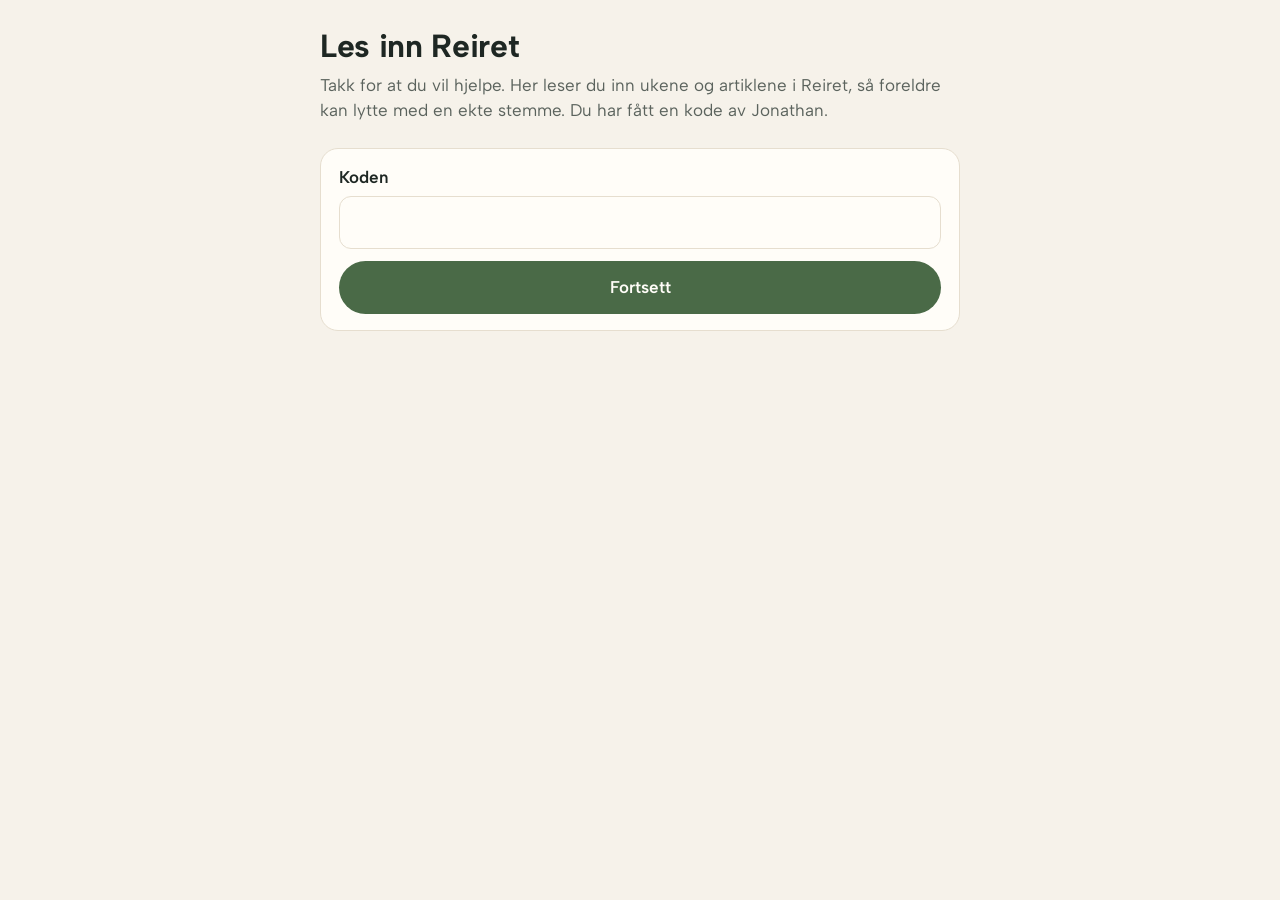
<file: innlesing/index.html>
<!doctype html>
<html lang="nb">
<head>
<meta charset="utf-8">
<meta name="viewport" content="width=device-width, initial-scale=1, viewport-fit=cover">
<meta name="robots" content="noindex, nofollow">
<title>Les inn Reiret</title>
<link rel="icon" href="/favicon.png">
<style>
@font-face { font-family: 'Albert Sans'; src: url('/skrift/albert-sans-normal.woff2') format('woff2'); font-weight: 400 800; }
:root {
  --papir: #faf4e3; --bakgrunn: #f6f2ea; --flate: #fffdf8; --strek: #e6decf;
  --tekst: #1e2723; --dempet: #5b635d; --mose: #4a6a47; --mose-lys: #e1eada;
  --krem: #f8edcc; --rust: #8f4a2a; --rod: #b3402a;
}
* { box-sizing: border-box; }
html { -webkit-text-size-adjust: 100%; }
body { margin: 0; background: var(--bakgrunn); color: var(--tekst); font: 17px/1.5 'Albert Sans', system-ui, sans-serif; }
main { max-width: 42rem; margin: 0 auto; padding: max(1.25rem, env(safe-area-inset-top)) 1rem calc(7rem + env(safe-area-inset-bottom)); }
h1 { font-size: 2rem; line-height: 1.15; margin: 0.5rem 0; letter-spacing: -0.01em; }
h2 { font-size: 1.15rem; color: var(--mose); margin: 2rem 0 0.75rem; }
p { margin: 0.5rem 0; }
.dempet { color: var(--dempet); }
.liten { font-size: 0.9rem; }
.kort { background: var(--flate); border: 1px solid var(--strek); border-radius: 18px; padding: 1rem 1.1rem; }
.stakk > * + * { margin-top: 0.75rem; }
label { display: block; font-weight: 600; margin-bottom: 0.35rem; }
input[type=text], input[type=password] { width: 100%; font: inherit; padding: 0.8rem 1rem; border: 1px solid var(--strek); border-radius: 12px; background: var(--flate); }
.avkryss { display: flex; gap: 0.75rem; align-items: flex-start; font-weight: 400; }
.avkryss input { width: 1.4rem; height: 1.4rem; margin-top: 0.15rem; accent-color: var(--mose); flex: none; }
button { font: inherit; font-weight: 600; border: 0; border-radius: 999px; padding: 0.85rem 1.4rem; min-height: 48px; cursor: pointer; }
button:focus-visible { outline: 3px solid var(--mose); outline-offset: 3px; }
button[disabled] { opacity: 0.45; cursor: default; }
.hoved { background: var(--mose); color: var(--flate); width: 100%; }
.sekundar { background: var(--mose-lys); color: var(--mose); }
.tekstknapp { background: none; color: var(--mose); padding: 0.5rem 0.25rem; min-height: 44px; }
.rad { display: flex; gap: 0.6rem; flex-wrap: wrap; align-items: center; }
.liste { list-style: none; margin: 0; padding: 0; background: var(--flate); border: 1px solid var(--strek); border-radius: 18px; overflow: hidden; }
.liste li + li { border-top: 1px solid var(--strek); }
.liste button { width: 100%; text-align: left; background: none; border-radius: 0; padding: 0.85rem 1rem; display: flex; justify-content: space-between; gap: 0.75rem; align-items: center; font-weight: 500; color: var(--tekst); }
.merke { font-size: 0.8rem; font-weight: 700; padding: 0.15rem 0.6rem; border-radius: 999px; white-space: nowrap; background: var(--bakgrunn); color: var(--dempet); }
.merke.din { background: var(--krem); color: #7c5f1c; }
.merke.ferdig { background: var(--mose-lys); color: var(--mose); }
.faner { display: flex; gap: 0.25rem; background: #efe9dd; border-radius: 999px; padding: 0.25rem; margin: 1rem 0; }
.faner button { flex: 1; background: none; padding: 0.55rem 0.5rem; min-height: 40px; color: var(--dempet); font-size: 0.95rem; }
.faner button[aria-pressed=true] { background: var(--flate); color: var(--tekst); box-shadow: 0 1px 3px rgba(30,39,35,.12); }
.deltekst { font-size: 1.25rem; line-height: 1.6; white-space: pre-wrap; }
.deler { display: flex; gap: 0.35rem; flex-wrap: wrap; margin: 0.5rem 0 1rem; }
.deler button { min-width: 2.6rem; min-height: 2.6rem; padding: 0.3rem 0.6rem; border-radius: 10px; background: var(--flate); border: 1px solid var(--strek); color: var(--dempet); font-size: 0.9rem; }
.deler button.ok { background: var(--mose-lys); color: var(--mose); border-color: transparent; }
.deler button[aria-current=true] { outline: 2px solid var(--mose); color: var(--tekst); }
.bunn { position: fixed; left: 0; right: 0; bottom: 0; background: linear-gradient(to top, var(--bakgrunn) 70%, transparent); padding: 1rem 1rem calc(1rem + env(safe-area-inset-bottom)); }
.bunn .rad { max-width: 42rem; margin: 0 auto; }
.opptak { background: var(--rod); color: #fff; flex: 1; }
.opptak.tar { animation: puls 1.4s ease-out infinite; }
@keyframes puls { 0%, 100% { opacity: 1; } 50% { opacity: 0.75; } }
@media (prefers-reduced-motion: reduce) { .opptak.tar { animation: none; } }
.tid { font-variant-numeric: tabular-nums; font-weight: 700; min-width: 3.5rem; text-align: center; }
.feil { color: var(--rust); font-weight: 600; }
[hidden] { display: none !important; }
</style>
</head>
<body>
<main id="app" aria-live="polite"><h1>Les inn Reiret</h1><p class="dempet" id="laster">Laster …</p>
<noscript><p class="feil">Siden trenger JavaScript. Slå det på, eller åpne lenken i Safari eller Chrome.</p></noscript></main>
<div class="bunn" id="bunn" hidden></div>
<script>
// Stopper hovedskriptet (for eksempel i en gammel nettleser), skal ikke siden bli stående og laste
// (08.10). Eget skript med gammel syntaks, så det virker også når hovedskriptet ikke kan leses.
window.addEventListener('error', function () {
  var l = document.getElementById('laster');
  if (l) { l.className = 'feil'; l.textContent = 'Siden virker ikke i denne nettleseren. Åpne lenken i Safari eller Chrome, og oppdater telefonen hvis den er gammel.'; }
});
</script>
<script>
const API = 'https://sfxxnisneospalfijczz.supabase.co/functions/v1/innlesing';
const $ = (s) => document.querySelector(s);
const app = $('#app');
const bunn = $('#bunn');
const lagret = (k, v) => { try { if (v === undefined) return localStorage.getItem(k); if (v === null) localStorage.removeItem(k); else localStorage.setItem(k, v); } catch { return null; } };
let leserId = lagret('leserId');
const nyId = () => crypto.randomUUID?.() ?? '10000000-1000-4000-8000-100000000000'.replace(/[018]/g, (c) => (c ^ (crypto.getRandomValues(new Uint8Array(1))[0] & (15 >> (c / 4)))).toString(16));
if (!leserId) { leserId = nyId(); lagret('leserId', leserId); }
let data = null; const tekster = {}; let fane = 'ledige'; let valgt = null; let delIndeks = 0;
const esc = (s) => String(s).replace(/[&<>"']/g, (c) => ({ '&': '&amp;', '<': '&lt;', '>': '&gt;', '"': '&quot;', "'": '&#39;' }[c]));

/** fetch med tidsgrense, så et dårlig nett gir en feilmelding i stedet for evig venting. */
async function hentMedFrist(url, valg, sekunder) {
  const stopp = new AbortController();
  const t = setTimeout(() => stopp.abort(), sekunder * 1000);
  try { return await fetch(url, { ...valg, signal: stopp.signal }); }
  catch { throw new TypeError('nett'); }
  finally { clearTimeout(t); }
}

async function kall(kropp) {
  const r = await hentMedFrist(API, { method: 'POST', headers: { 'content-type': 'application/json', 'x-lesekode': lagret('kode') || '' }, body: JSON.stringify({ leserId, ...kropp }) }, 25);
  const j = await r.json().catch(() => ({}));
  if (r.status === 401) { lagret('kode', null); visKode('Koden stemmer ikke. Prøv igjen.'); throw new Error('kode'); }
  // Samtykket finnes ikke på serveren (for eksempel en annen nettleser): be om det på nytt.
  if (j.feil === 'samtykke') { lagret('samtykke', null); visSamtykke('Vi trenger navnet ditt og samtykket før du kan ta noe.'); throw new Error('samtykke'); }
  if (!r.ok) throw Object.assign(new Error(j.feil || 'feil'), { svar: j });
  return j;
}

/** Knapp som viser at den jobber, og en melding når noe går galt. */
async function jobb(knapp, tekst, fn, mal = knapp) {
  const forrige = mal.textContent;
  knapp.disabled = true; mal.textContent = tekst; knapp.setAttribute('aria-busy', 'true');
  try { await fn(); }
  catch (e) {
    if (e.message === 'kode' || e.message === 'samtykke') return;
    const melding = { tatt: 'Noen andre rakk å ta denne. Velg en annen.', laast: 'Denne er låst.', 'ikke-din': 'Denne er tatt av noen andre.' }[e.message]
      ?? (e instanceof TypeError ? 'Fikk ikke kontakt. Sjekk nettet og prøv igjen.' : 'Noe gikk galt. Prøv igjen.');
    visFeil(melding);
  } finally {
    if (knapp.isConnected) { knapp.disabled = false; mal.textContent = forrige; knapp.removeAttribute('aria-busy'); }
  }
}

function visKode(feil) {
  bunn.hidden = true;
  app.innerHTML = `<h1>Les inn Reiret</h1>
  <p class="dempet">Takk for at du vil hjelpe. Her leser du inn ukene og artiklene i Reiret, så foreldre kan lytte med en ekte stemme. Du har fått en kode av Jonathan.</p>
  <form id="f" class="kort stakk" style="margin-top:1.5rem">
    <div><label for="kode">Koden</label><input id="kode" type="password" autocomplete="off" autocapitalize="none" required></div>
    ${feil ? `<p class="feil">${esc(feil)}</p>` : ''}
    <button class="hoved">Fortsett</button>
  </form>`;
  $('#f').onsubmit = (e) => { e.preventDefault(); lagret('kode', $('#kode').value.trim()); const k = $('#f button'); k.disabled = true; k.textContent = 'Sjekker koden …'; start(); };
}

/** Velkommen og takk (Jonathan 07.10): vises etter koden, før navn og samtykke. */
function visVelkommen() {
  bunn.hidden = true;
  const totalt = data.innhold.reduce((n, p) => n + p.antall, 0);
  app.innerHTML = `<h1>Tusen takk for at du vil hjelpe!</h1>
  <p>Reiret er en app for foreldre som venter barn, og for det første året etter fødselen. Den forklarer hver uke hva som skjer med babyen og med dere, og hva som er lurt å gjøre, sjekket mot norske kilder som Helsenorge.</p>
  <p>Mange foreldre vil heller lytte enn lese, for eksempel i bilen, på tur med vogna eller midt på natta med en baby på armen. Derfor vil vi at alt i appen skal kunne leses opp av ekte, varme stemmer i stedet for en datastemme. Det er der du kommer inn.</p>
  <div class="kort stakk" style="margin-top:1.25rem">
    <strong>Slik gjør du det</strong>
    <p>1. Velg en uke, en måned eller en artikkel som er ledig. Les gjerne gjennom teksten først.</p>
    <p>2. Trykk «Jeg tar denne». Da er den din, så den samme stemmen leser hele veien. Du kan angre.</p>
    <p>3. Les inn én del om gangen: trykk «Ta opp», les teksten, og trykk «Stopp». Hør på det, og ta på nytt hvis du vil.</p>
    <p>4. Når alle delene er lest inn, trykker du «Ferdig, lås den». Ta gjerne én til hvis du har lyst.</p>
    <p class="dempet liten">En uke tar rundt fem til ti minutter å lese. Alt i alt er det ${data.innhold.length} uker, måneder og artikler, med ${totalt} deler.</p>
  </div>
  <div class="kort stakk" style="margin-top:1rem">
    <strong>Tips for et godt opptak</strong>
    <p>Sitt et stille sted. Tepper, puter og klær rundt deg demper ekko, og et klesskap er faktisk et godt studio.</p>
    <p>Hold mobilen en håndbredde fra munnen, og bruk samme telefon eller PC hele veien.</p>
    <p>Les rolig og vennlig, som om du forklarer noe til en venn. Det trenger ikke være perfekt. Snubler du, er det bare å ta på nytt.</p>
    <p>Les teksten slik den står. Telefonnumre leses siffer for siffer.</p>
  </div>
  <p style="margin-top:1.25rem">Hjertelig takk for at du gir av tiden din til dette. Det betyr mye, både for oss og for alle som skal lytte.</p>
  <p class="dempet">Hilsen Jonathan</p>`;
  bunn.hidden = false;
  bunn.innerHTML = `<div class="rad"><button class="hoved" id="videre">${lagret('samtykke') ? 'Tilbake til lista' : 'Kom i gang'}</button></div>`;
  $('#videre').onclick = () => { lagret('velkommen', '1'); return lagret('samtykke') ? visListe() : visSamtykke(); };
  window.scrollTo(0, 0);
}

function visSamtykke(melding) {
  bunn.hidden = true;
  app.innerHTML = `<h1>Før du begynner</h1>
  ${melding ? `<p class="feil">${esc(melding)}</p>` : ''}
  <form id="f" class="kort stakk" style="margin-top:1rem">
    <div><label for="navn">Navnet ditt</label><input id="navn" type="text" autocomplete="given-name" required maxlength="60"></div>
    <label class="avkryss"><input id="samtykke" type="checkbox" required> <span>Jeg samtykker til at Studio Fosse Lien bruker opptakene av stemmen min i appen Reiret.</span></label>
    <label class="avkryss"><input id="kred" type="checkbox"> <span>Navnet mitt kan stå i appen ved det jeg har lest inn.</span></label>
    <button class="hoved">Videre</button>
  </form>`;
  $('#f').onsubmit = (e) => {
    e.preventDefault();
    jobb(e.submitter ?? $('#f button'), 'Lagrer …', async () => {
      await kall({ handling: 'leser', navn: $('#navn').value, samtykke: $('#samtykke').checked, kreditering: $('#kred').checked });
      lagret('samtykke', '1'); lagret('navn', $('#navn').value.trim()); visListe();
    });
  };
}

function statusFor(p) {
  const s = data.status.find((x) => x.id === p.id);
  const lest = data.opptak.filter((o) => o.innhold_id === p.id).length;
  if (!s) return { tekst: 'Ledig', kl: '', min: false, ledig: true };
  if (s.laast) return { tekst: `Ferdig, ${esc(s.leser_navn)}`, kl: 'ferdig', min: s.leser_id === leserId };
  if (s.leser_id === leserId) return { tekst: `Din, ${lest} av ${p.antall}`, kl: 'din', min: true };
  return { tekst: `${esc(s.leser_navn)}, ${lest} av ${p.antall}`, kl: '', min: false };
}

async function hent() { data = await kall({ handling: 'liste' }); }
async function hentTekst(id) { if (!tekster[id]) tekster[id] = (await kall({ handling: 'tekst', id })).deler; return tekster[id]; }

function visListe() {
  bunn.hidden = true; valgt = null;
  const ferdige = data.status.filter((s) => s.laast).length;
  const filtrert = data.innhold.filter((p) => {
    const st = statusFor(p);
    return fane === 'mine' ? st.min : fane === 'ledige' ? st.ledig : true;
  });
  const grupper = [...new Set(filtrert.map((p) => p.gruppe))];
  app.innerHTML = `<h1>Les inn Reiret</h1>
  <p class="dempet">${ferdige} av ${data.innhold.length} er lest inn. Velg noe som er ledig, så er det ditt til du er ferdig.</p>
  <button class="tekstknapp" id="om">Om innlesingen og tips</button>
  <div class="faner" role="group" aria-label="Vis">
    ${[['ledige', 'Ledige'], ['mine', 'Mine'], ['alle', 'Alle']].map(([k, t]) => `<button data-fane="${k}" aria-pressed="${fane === k}">${t}</button>`).join('')}
  </div>
  ${grupper.length ? grupper.map((g) => `<h2>${esc(g)}</h2><ul class="liste">${filtrert.filter((p) => p.gruppe === g).map((p) => { const st = statusFor(p); return `<li><button data-id="${esc(p.id)}"><span>${esc(p.tittel)}</span><span class="merke ${st.kl}">${st.tekst}</span></button></li>`; }).join('')}</ul>`).join('') : `<p class="kort dempet">${fane === 'mine' ? 'Du har ikke tatt noe ennå.' : 'Ingenting her.'}</p>`}`;
  $('#om').onclick = visVelkommen;
  app.querySelectorAll('[data-fane]').forEach((b) => (b.onclick = () => { fane = b.dataset.fane; visListe(); }));
  app.querySelectorAll('[data-id]').forEach((b) => (b.onclick = () => jobb(b, 'Henter …', () => apne(b.dataset.id), b.querySelector('.merke'))));
  window.scrollTo(0, 0);
}

async function apne(id) {
  const p = data.innhold.find((x) => x.id === id);
  const st = statusFor(p);
  if (st.ledig) {
    // Se hele teksten først (Jonathan 07.10). Ingenting er tatt før man trykker «Jeg tar denne».
    const deler = await hentTekst(id);
    const min = Math.max(1, Math.round(p.ord / 150));
    app.innerHTML = `<button class="tekstknapp" id="tilbake">‹ Tilbake</button><h1>${esc(p.tittel)}</h1>
    <p class="dempet">${deler.length} deler, omtrent ${min} minutter å lese. Les gjennom, og ta den hvis den passer for deg. Da leser bare du denne, så stemmen er den samme hele veien.</p>
    ${deler.map((d, i) => `<div class="kort stakk" style="margin-top:0.75rem"><p class="liten dempet" style="margin:0">Del ${i + 1}: ${esc(d.tittel)}</p><p>${esc(d.tekst)}</p></div>`).join('')}`;
    bunnFeil();
    bunn.hidden = false;
    bunn.innerHTML = `<div class="rad"><button class="sekundar" id="ikke">Ikke denne</button><button class="hoved" id="ta" style="flex:1;width:auto">Jeg tar denne</button></div>`;
    $('#tilbake').onclick = visListe;
    $('#ikke').onclick = visListe;
    $('#ta').onclick = (e) => jobb(e.currentTarget, 'Tar den …', async () => {
      await kall({ handling: 'ta', id }); await hent(); valgt = id; delIndeks = forsteMangler(id); visDel();
    });
    window.scrollTo(0, 0);
    return;
  }
  if (!st.min) {
    app.innerHTML = `<button class="tekstknapp" id="tilbake">‹ Tilbake</button><h1>${esc(p.tittel)}</h1><p class="dempet">${st.tekst}. Den er tatt av noen andre.</p>`;
    $('#tilbake').onclick = visListe; return;
  }
  await hentTekst(id);
  valgt = id; delIndeks = forsteMangler(id); visDel();
}

const harOpptak = (nokkel) => data.opptak.some((o) => o.nokkel === nokkel);
function forsteMangler(id) { const i = tekster[id].findIndex((d) => !harOpptak(d.nokkel)); return i < 0 ? 0 : i; }

let opptaker = null; let biter = []; let startTid = 0; let klokke = null; let nyttOpptak = null; let lyd = null;

function visDel() {
  const p = data.innhold.find((x) => x.id === valgt);
  const s = data.status.find((x) => x.id === valgt);
  const laast = !!s?.laast;
  const deler = tekster[valgt];
  const d = deler[delIndeks];
  const alle = deler.every((x) => harOpptak(x.nokkel));
  nyttOpptak = null;
  app.innerHTML = `<button class="tekstknapp" id="tilbake">‹ Alle</button>
  <h1>${esc(p.tittel)}</h1>
  <div class="deler" role="group" aria-label="Deler">${deler.map((x, i) => `<button data-i="${i}" class="${harOpptak(x.nokkel) ? 'ok' : ''}" aria-current="${i === delIndeks}" aria-label="Del ${i + 1}${harOpptak(x.nokkel) ? ', lest inn' : ''}">${i + 1}</button>`).join('')}</div>
  <div class="kort stakk">
    <p class="liten dempet" style="margin:0">Del ${delIndeks + 1} av ${deler.length}: ${esc(d.tittel)}${harOpptak(d.nokkel) ? ' · lest inn' : ''}</p>
    <p class="deltekst">${esc(d.tekst)}</p>
  </div>
  ${laast ? '<p class="kort dempet" style="margin-top:1rem">Denne er ferdig og låst. Takk!</p>' : `
  <div class="rad" style="margin-top:1rem">
    ${harOpptak(d.nokkel) ? '<button class="sekundar" id="hor">Hør opptaket</button>' : ''}
    ${alle ? '<button class="hoved" id="ferdig" style="width:auto">Ferdig, lås den</button>' : ''}
    <button class="tekstknapp" id="gifra">${data.opptak.some((o) => o.innhold_id === valgt) ? 'Gi den fra meg' : 'Angre, jeg tar den ikke'}</button>
  </div>`}
  <p class="feil" id="feil" hidden></p>`;
  $('#tilbake').onclick = (e) => jobb(e.currentTarget, '‹ Henter …', async () => { stoppAlt(); await hent(); visListe(); });
  app.querySelectorAll('[data-i]').forEach((b) => (b.onclick = () => { stoppAlt(); delIndeks = Number(b.dataset.i); visDel(); }));
  if (!laast) {
    $('#hor')?.addEventListener('click', (e) => jobb(e.currentTarget, 'Henter …', async () => { const { url } = await kall({ handling: 'lytt', nokkel: d.nokkel }); spill(url); }));
    $('#ferdig')?.addEventListener('click', (e) => jobb(e.currentTarget, 'Låser …', async () => {
      try { await kall({ handling: 'ferdig', id: valgt }); }
      catch (f) { if (f.svar?.antall) { visFeil(`Det mangler ${f.svar.antall} deler.`); return; } throw f; }
      await hent(); alert('Takk! Den er lest inn og låst.'); visListe();
    }));
    $('#gifra').onclick = (ev) => jobb(ev.currentTarget, 'Et øyeblikk …', async () => {
      const antall = data.opptak.filter((o) => o.innhold_id === valgt).length;
      if (antall && !confirm(`Gi den fra deg? De ${antall} opptakene du har gjort her, slettes.`)) return;
      stoppAlt();
      await kall({ handling: 'gi-fra', id: valgt }); await hent(); visListe();
    });
  }
  visBunn(laast);
  window.scrollTo(0, 0);
}

function bunnFeil() { if (!$('#feil')) app.insertAdjacentHTML('beforeend', '<p class="feil" id="feil" role="alert" hidden></p>'); }
function visFeil(t) { bunnFeil(); const f = $('#feil'); f.textContent = t; f.hidden = false; f.scrollIntoView({ block: 'nearest' }); }

function visBunn(laast) {
  if (laast) { bunn.hidden = true; return; }
  bunn.hidden = false;
  const tar = opptaker?.state === 'recording';
  bunn.innerHTML = `<div class="rad">
    ${nyttOpptak && !tar ? `<button class="sekundar" id="spill">Spill av</button><button class="hoved" id="lagre" style="flex:1">Lagre og neste</button><button class="tekstknapp" id="paanytt">Ta på nytt</button>` :
      `<button class="opptak ${tar ? 'tar' : ''}" id="opptak">${tar ? 'Stopp' : 'Ta opp'}</button><span class="tid" id="tid">${tar ? '0:00' : ''}</span>`}
  </div>`;
  $('#opptak')?.addEventListener('click', () => (tar ? stopp() : taOpp()));
  $('#spill')?.addEventListener('click', () => spill(URL.createObjectURL(nyttOpptak.blob)));
  $('#paanytt')?.addEventListener('click', () => { nyttOpptak = null; taOpp(); });
  $('#lagre')?.addEventListener('click', lagre);
}

function velgFormat() {
  for (const t of ['audio/mp4', 'audio/webm;codecs=opus', 'audio/webm']) if (window.MediaRecorder?.isTypeSupported?.(t)) return t;
  return '';
}

async function taOpp() {
  stoppLyd();
  let strom;
  try { strom = await navigator.mediaDevices.getUserMedia({ audio: { echoCancellation: false, noiseSuppression: true, autoGainControl: false, channelCount: 1 } }); }
  catch { visFeil('Fikk ikke bruke mikrofonen. Tillat mikrofonen for siden i nettleseren.'); return; }
  const type = velgFormat();
  opptaker = new MediaRecorder(strom, type ? { mimeType: type, audioBitsPerSecond: 96000 } : undefined);
  biter = [];
  opptaker.ondataavailable = (e) => e.data.size && biter.push(e.data);
  opptaker.onstop = () => {
    strom.getTracks().forEach((t) => t.stop());
    const mime = opptaker.mimeType || type || 'audio/webm';
    nyttOpptak = { blob: new Blob(biter, { type: mime }), ext: mime.includes('mp4') ? 'mp4' : 'webm', sekunder: (Date.now() - startTid) / 1000 };
    clearInterval(klokke); visBunn(false);
  };
  opptaker.start(1000);
  startTid = Date.now();
  visBunn(false);
  klokke = setInterval(() => { const s = Math.floor((Date.now() - startTid) / 1000); const t = $('#tid'); if (t) t.textContent = `${Math.floor(s / 60)}:${String(s % 60).padStart(2, '0')}`; }, 250);
}

function stopp() { if (opptaker?.state === 'recording') opptaker.stop(); }
function spill(url) { stoppLyd(); lyd = new Audio(url); lyd.play(); }
function stoppLyd() { if (lyd) { lyd.pause(); lyd = null; } }
function stoppAlt() { stoppLyd(); if (opptaker?.state === 'recording') { opptaker.onstop = null; opptaker.stop(); } clearInterval(klokke); nyttOpptak = null; }

async function lagre() {
  const deler = tekster[valgt];
  const d = deler[delIndeks];
  const knapp = $('#lagre'); knapp.disabled = true; knapp.textContent = 'Lagrer …';
  try {
    const { url, fil } = await kall({ handling: 'last-opp', id: valgt, nokkel: d.nokkel, ext: nyttOpptak.ext });
    const r = await hentMedFrist(url, { method: 'PUT', headers: { 'content-type': nyttOpptak.blob.type, 'x-upsert': 'true' }, body: nyttOpptak.blob }, 120);
    if (!r.ok) throw new Error('opplasting');
    await kall({ handling: 'lagret', id: valgt, nokkel: d.nokkel, ext: nyttOpptak.ext, sekunder: nyttOpptak.sekunder, fil });
    data.opptak = data.opptak.filter((o) => o.nokkel !== d.nokkel).concat([{ nokkel: d.nokkel, innhold_id: valgt, leser_id: leserId }]);
    const neste = deler.findIndex((x, i) => i > delIndeks && !harOpptak(x.nokkel));
    delIndeks = neste >= 0 ? neste : forsteMangler(valgt);
    visDel();
  } catch {
    knapp.disabled = false; knapp.textContent = 'Lagre og neste';
    visFeil('Lagringen feilet. Sjekk nettet og prøv igjen. Opptaket er ikke borte.');
  }
}

async function start() {
  if (!lagret('kode')) return visKode();
  const l = $('#laster'); if (l) l.textContent = 'Henter lista …';
  try { await hent(); } catch (e) {
    if (e.message !== 'kode') {
      app.innerHTML = '<h1>Les inn Reiret</h1><p class="feil">Fikk ikke kontakt. Sjekk nettet og prøv igjen.</p><button class="hoved" id="igjen">Prøv igjen</button>';
      $('#igjen').onclick = () => { app.innerHTML = '<h1>Les inn Reiret</h1><p class="dempet" id="laster">Henter lista …</p>'; start(); };
    }
    return;
  }
  if (!lagret('velkommen')) return visVelkommen();
  if (!lagret('samtykke')) return visSamtykke();
  visListe();
}
start();
</script>
</body>
</html>
</file>
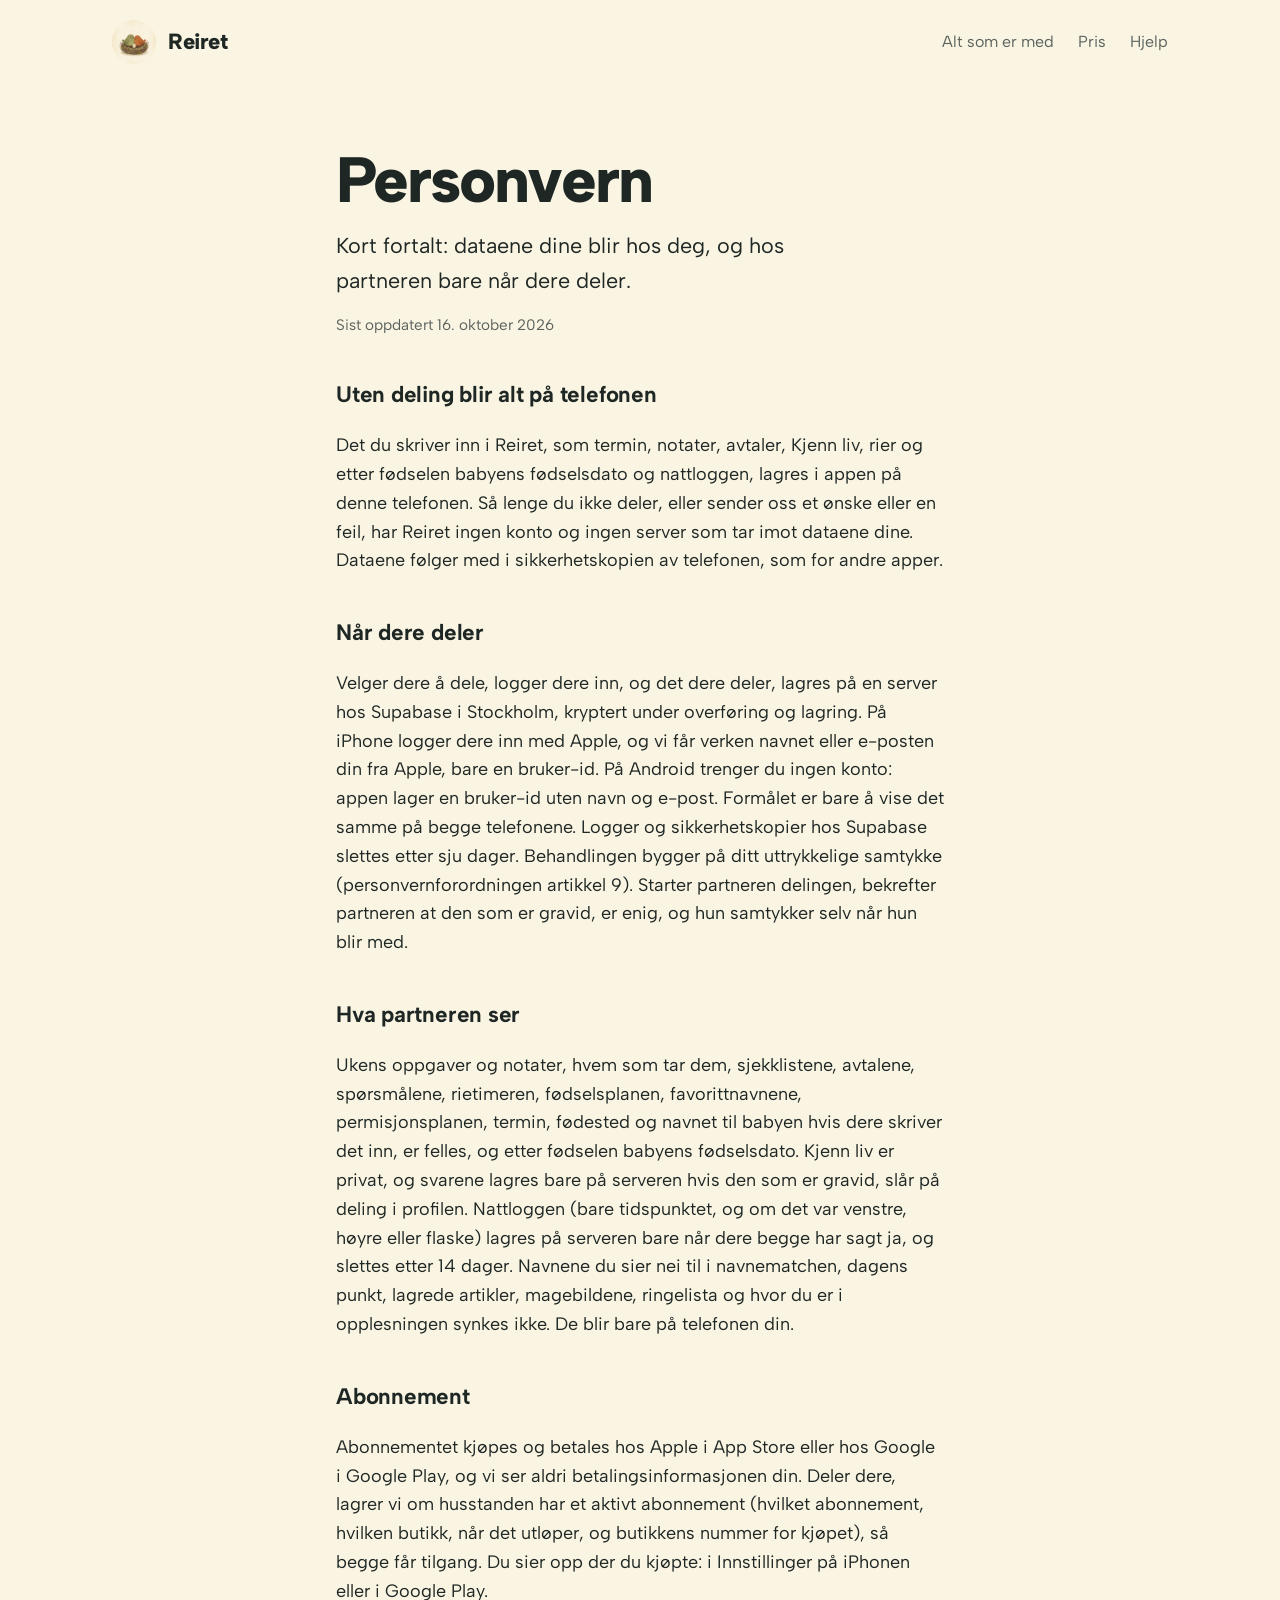
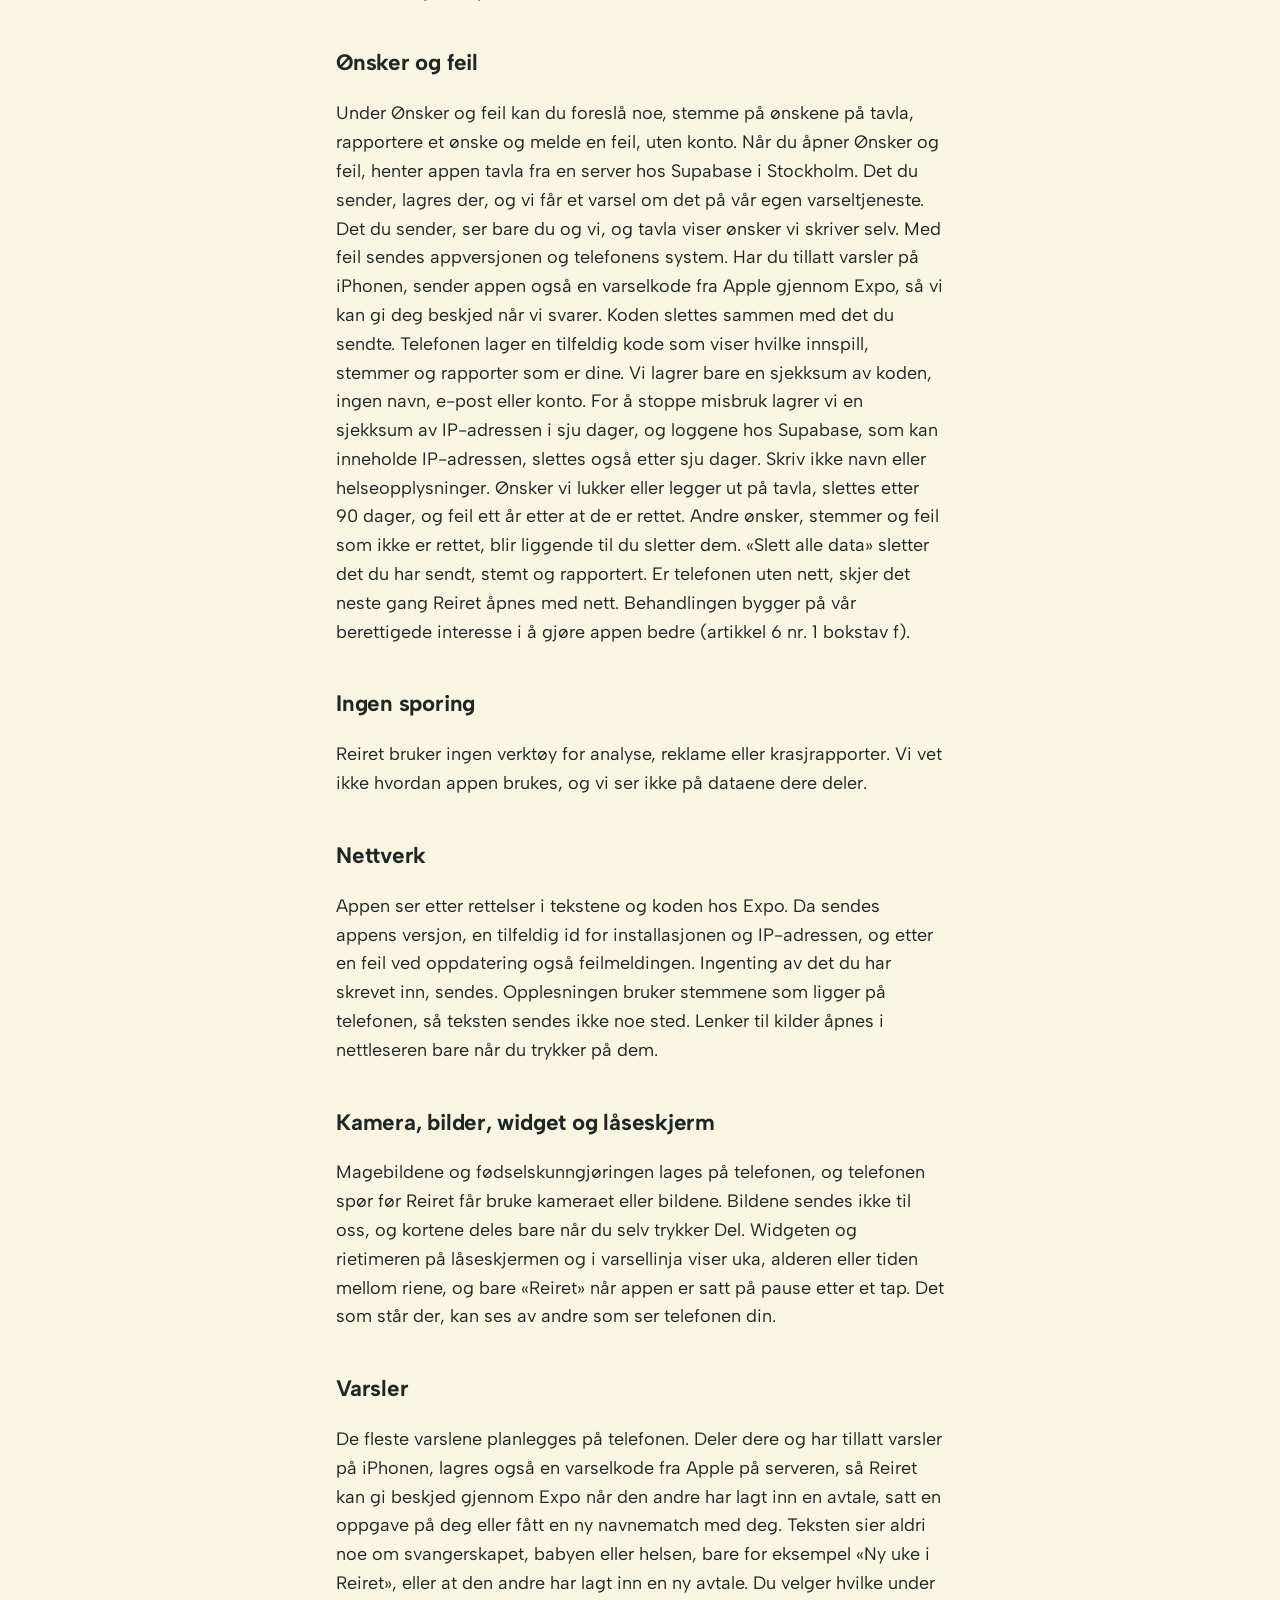
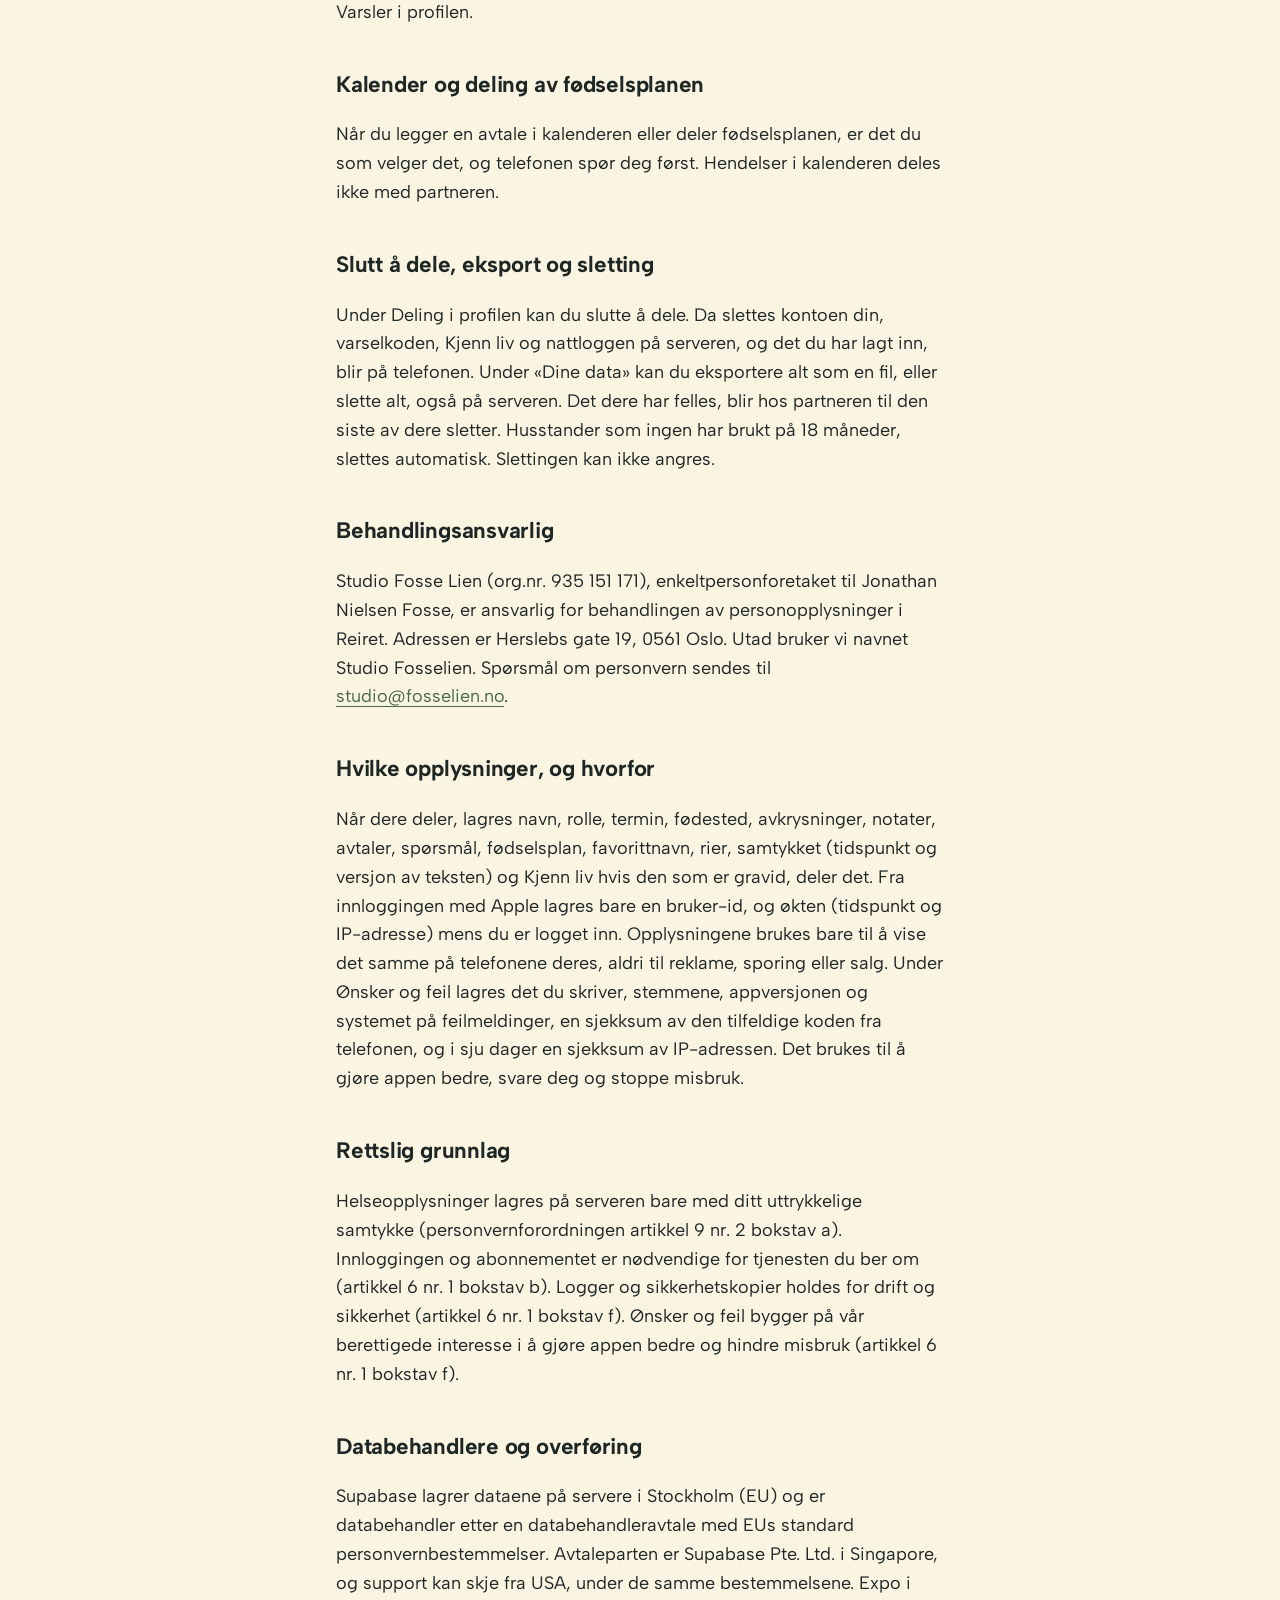
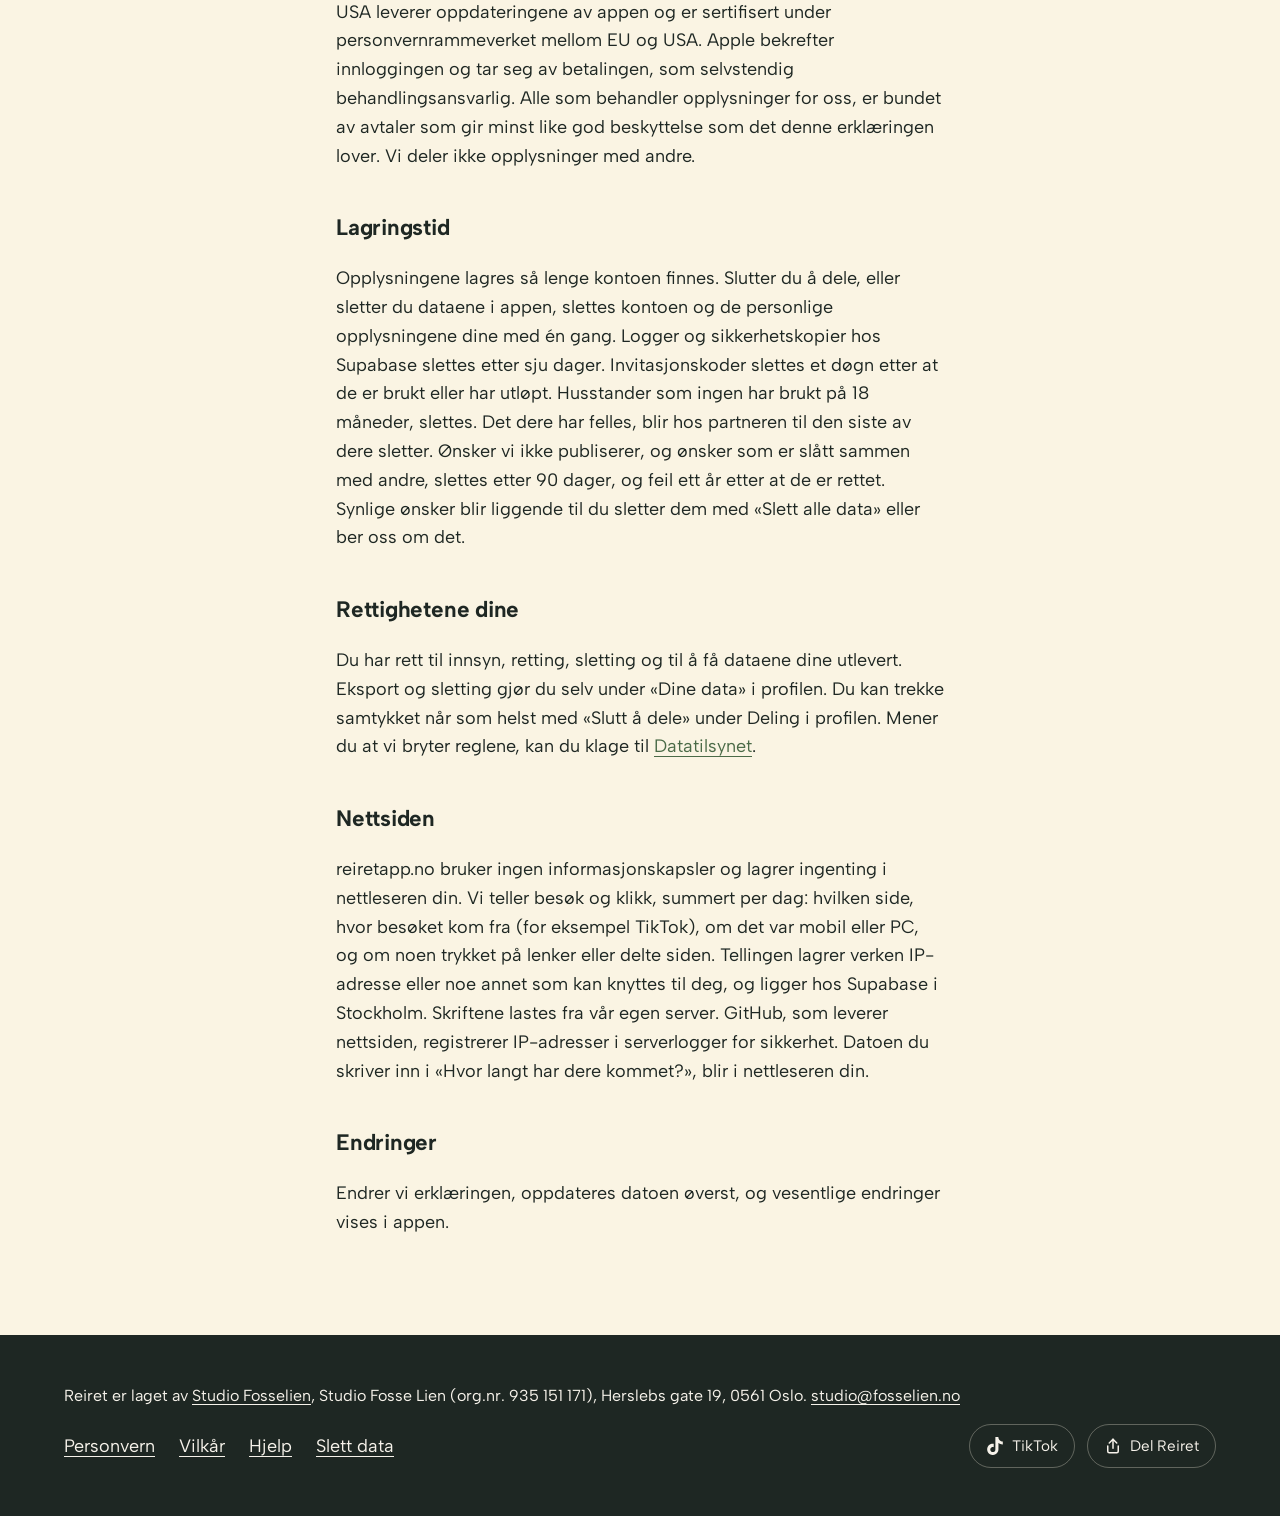
<file: personvern/index.html>
<!doctype html>
<html lang="nb">
<head>
<meta charset="utf-8">
<meta name="viewport" content="width=device-width, initial-scale=1">
<meta http-equiv="Content-Security-Policy" content="default-src 'self'; script-src 'self'; style-src 'self' 'unsafe-inline'; img-src 'self' data:; font-src 'self'; connect-src 'self' https://sfxxnisneospalfijczz.supabase.co; object-src 'none'; base-uri 'none'; form-action 'none'">
<title>Personvern i Reiret</title>
<meta name="description" content="Slik behandler Reiret personopplysninger: lokalt på telefonen, og på en server i Stockholm bare når dere velger å dele.">
<meta name="theme-color" content="#faf4e3">
<meta name="apple-itunes-app" content="app-id=6817496337">
<link rel="canonical" href="https://reiretapp.no/personvern/">
<meta property="og:title" content="Personvern i Reiret">
<meta property="og:description" content="Slik behandler Reiret personopplysninger: lokalt på telefonen, og på en server i Stockholm bare når dere velger å dele.">
<meta property="og:image" content="https://reiretapp.no/bilder/deling.jpg">
<meta property="og:image:width" content="1200">
<meta property="og:image:height" content="630">
<meta property="og:locale" content="nb_NO">
<link rel="icon" href="/favicon.png">
<link rel="apple-touch-icon" href="/ikon.png">
<link rel="preload" href="/skrift/albert-sans-normal.woff2" as="font" type="font/woff2" crossorigin>
<link rel="stylesheet" href="/stil.css">
<script type="module" src="/del.js"></script>
<script type="module" src="/besok.js"></script>
</head>
<body>
<a class="hopp" href="#innhold">Hopp til innholdet</a>
<header class="topplinje">
  <a class="merke" href="/"><img src="/bilder/maskot.webp" alt="" width="44" height="44"><span>Reiret</span></a>
  <nav aria-label="Hovedmeny"><a class="bred-meny" href="/#alt">Alt som er med</a><a href="/#pris">Pris</a><a href="/hjelp/">Hjelp</a></nav>
</header>
<main id="innhold">

  <article class="side">
    <h1>Personvern</h1>
    <p class="ingress">Kort fortalt: dataene dine blir hos deg, og hos partneren bare når dere deler.</p>
    <p class="dato">Sist oppdatert 16. oktober 2026</p>
    <h2>Uten deling blir alt på telefonen</h2>
    <p>Det du skriver inn i Reiret, som termin, notater, avtaler, Kjenn liv, rier og etter fødselen babyens fødselsdato og nattloggen, lagres i appen på denne telefonen. Så lenge du ikke deler, eller sender oss et ønske eller en feil, har Reiret ingen konto og ingen server som tar imot dataene dine. Dataene følger med i sikkerhetskopien av telefonen, som for andre apper.</p>
    <h2>Når dere deler</h2>
    <p>Velger dere å dele, logger dere inn, og det dere deler, lagres på en server hos Supabase i Stockholm, kryptert under overføring og lagring. På iPhone logger dere inn med Apple, og vi får verken navnet eller e-posten din fra Apple, bare en bruker-id. På Android trenger du ingen konto: appen lager en bruker-id uten navn og e-post. Formålet er bare å vise det samme på begge telefonene. Logger og sikkerhetskopier hos Supabase slettes etter sju dager. Behandlingen bygger på ditt uttrykkelige samtykke (personvernforordningen artikkel 9). Starter partneren delingen, bekrefter partneren at den som er gravid, er enig, og hun samtykker selv når hun blir med.</p>
    <h2>Hva partneren ser</h2>
    <p>Ukens oppgaver og notater, hvem som tar dem, sjekklistene, avtalene, spørsmålene, rietimeren, fødselsplanen, favorittnavnene, permisjonsplanen, termin, fødested og navnet til babyen hvis dere skriver det inn, er felles, og etter fødselen babyens fødselsdato. Kjenn liv er privat, og svarene lagres bare på serveren hvis den som er gravid, slår på deling i profilen. Nattloggen (bare tidspunktet, og om det var venstre, høyre eller flaske) lagres på serveren bare når dere begge har sagt ja, og slettes etter 14 dager. Navnene du sier nei til i navnematchen, dagens punkt, lagrede artikler, magebildene, ringelista og hvor du er i opplesningen synkes ikke. De blir bare på telefonen din.</p>
    <h2>Abonnement</h2>
    <p>Abonnementet kjøpes og betales hos Apple i App Store eller hos Google i Google Play, og vi ser aldri betalingsinformasjonen din. Deler dere, lagrer vi om husstanden har et aktivt abonnement (hvilket abonnement, hvilken butikk, når det utløper, og butikkens nummer for kjøpet), så begge får tilgang. Du sier opp der du kjøpte: i Innstillinger på iPhonen eller i Google Play.</p>
    <h2>Ønsker og feil</h2>
    <p>Under Ønsker og feil kan du foreslå noe, stemme på ønskene på tavla, rapportere et ønske og melde en feil, uten konto. Når du åpner Ønsker og feil, henter appen tavla fra en server hos Supabase i Stockholm. Det du sender, lagres der, og vi får et varsel om det på vår egen varseltjeneste. Det du sender, ser bare du og vi, og tavla viser ønsker vi skriver selv. Med feil sendes appversjonen og telefonens system. Har du tillatt varsler på iPhonen, sender appen også en varselkode fra Apple gjennom Expo, så vi kan gi deg beskjed når vi svarer. Koden slettes sammen med det du sendte. Telefonen lager en tilfeldig kode som viser hvilke innspill, stemmer og rapporter som er dine. Vi lagrer bare en sjekksum av koden, ingen navn, e-post eller konto. For å stoppe misbruk lagrer vi en sjekksum av IP-adressen i sju dager, og loggene hos Supabase, som kan inneholde IP-adressen, slettes også etter sju dager. Skriv ikke navn eller helseopplysninger. Ønsker vi lukker eller legger ut på tavla, slettes etter 90 dager, og feil ett år etter at de er rettet. Andre ønsker, stemmer og feil som ikke er rettet, blir liggende til du sletter dem. «Slett alle data» sletter det du har sendt, stemt og rapportert. Er telefonen uten nett, skjer det neste gang Reiret åpnes med nett. Behandlingen bygger på vår berettigede interesse i å gjøre appen bedre (artikkel 6 nr. 1 bokstav f).</p>
    <h2>Ingen sporing</h2>
    <p>Reiret bruker ingen verktøy for analyse, reklame eller krasjrapporter. Vi vet ikke hvordan appen brukes, og vi ser ikke på dataene dere deler.</p>
    <h2>Nettverk</h2>
    <p>Appen ser etter rettelser i tekstene og koden hos Expo. Da sendes appens versjon, en tilfeldig id for installasjonen og IP-adressen, og etter en feil ved oppdatering også feilmeldingen. Ingenting av det du har skrevet inn, sendes. Opplesningen bruker stemmene som ligger på telefonen, så teksten sendes ikke noe sted. Lenker til kilder åpnes i nettleseren bare når du trykker på dem.</p>
    <h2>Kamera, bilder, widget og låseskjerm</h2>
    <p>Magebildene og fødselskunngjøringen lages på telefonen, og telefonen spør før Reiret får bruke kameraet eller bildene. Bildene sendes ikke til oss, og kortene deles bare når du selv trykker Del. Widgeten og rietimeren på låseskjermen og i varsellinja viser uka, alderen eller tiden mellom riene, og bare «Reiret» når appen er satt på pause etter et tap. Det som står der, kan ses av andre som ser telefonen din.</p>
    <h2>Varsler</h2>
    <p>De fleste varslene planlegges på telefonen. Deler dere og har tillatt varsler på iPhonen, lagres også en varselkode fra Apple på serveren, så Reiret kan gi beskjed gjennom Expo når den andre har lagt inn en avtale, satt en oppgave på deg eller fått en ny navnematch med deg. Teksten sier aldri noe om svangerskapet, babyen eller helsen, bare for eksempel «Ny uke i Reiret», eller at den andre har lagt inn en ny avtale. Du velger hvilke under Varsler i profilen.</p>
    <h2>Kalender og deling av fødselsplanen</h2>
    <p>Når du legger en avtale i kalenderen eller deler fødselsplanen, er det du som velger det, og telefonen spør deg først. Hendelser i kalenderen deles ikke med partneren.</p>
    <h2>Slutt å dele, eksport og sletting</h2>
    <p>Under Deling i profilen kan du slutte å dele. Da slettes kontoen din, varselkoden, Kjenn liv og nattloggen på serveren, og det du har lagt inn, blir på telefonen. Under «Dine data» kan du eksportere alt som en fil, eller slette alt, også på serveren. Det dere har felles, blir hos partneren til den siste av dere sletter. Husstander som ingen har brukt på 18 måneder, slettes automatisk. Slettingen kan ikke angres.</p>
    <h2>Behandlingsansvarlig</h2>
    <p>Studio Fosse Lien (org.nr. 935 151 171), enkeltpersonforetaket til Jonathan Nielsen Fosse, er ansvarlig for behandlingen av personopplysninger i Reiret. Adressen er Herslebs gate 19, 0561 Oslo. Utad bruker vi navnet Studio Fosselien. Spørsmål om personvern sendes til <a href="mailto:studio@fosselien.no">studio@fosselien.no</a>.</p>
    <h2>Hvilke opplysninger, og hvorfor</h2>
    <p>Når dere deler, lagres navn, rolle, termin, fødested, avkrysninger, notater, avtaler, spørsmål, fødselsplan, favorittnavn, rier, samtykket (tidspunkt og versjon av teksten) og Kjenn liv hvis den som er gravid, deler det. Fra innloggingen med Apple lagres bare en bruker-id, og økten (tidspunkt og IP-adresse) mens du er logget inn. Opplysningene brukes bare til å vise det samme på telefonene deres, aldri til reklame, sporing eller salg. Under Ønsker og feil lagres det du skriver, stemmene, appversjonen og systemet på feilmeldinger, en sjekksum av den tilfeldige koden fra telefonen, og i sju dager en sjekksum av IP-adressen. Det brukes til å gjøre appen bedre, svare deg og stoppe misbruk.</p>
    <h2>Rettslig grunnlag</h2>
    <p>Helseopplysninger lagres på serveren bare med ditt uttrykkelige samtykke (personvernforordningen artikkel 9 nr. 2 bokstav a). Innloggingen og abonnementet er nødvendige for tjenesten du ber om (artikkel 6 nr. 1 bokstav b). Logger og sikkerhetskopier holdes for drift og sikkerhet (artikkel 6 nr. 1 bokstav f). Ønsker og feil bygger på vår berettigede interesse i å gjøre appen bedre og hindre misbruk (artikkel 6 nr. 1 bokstav f).</p>
    <h2>Databehandlere og overføring</h2>
    <p>Supabase lagrer dataene på servere i Stockholm (EU) og er databehandler etter en databehandleravtale med EUs standard personvernbestemmelser. Avtaleparten er Supabase Pte. Ltd. i Singapore, og support kan skje fra USA, under de samme bestemmelsene. Expo i USA leverer oppdateringene av appen og er sertifisert under personvernrammeverket mellom EU og USA. Apple bekrefter innloggingen og tar seg av betalingen, som selvstendig behandlingsansvarlig. Alle som behandler opplysninger for oss, er bundet av avtaler som gir minst like god beskyttelse som det denne erklæringen lover. Vi deler ikke opplysninger med andre.</p>
    <h2>Lagringstid</h2>
    <p>Opplysningene lagres så lenge kontoen finnes. Slutter du å dele, eller sletter du dataene i appen, slettes kontoen og de personlige opplysningene dine med én gang. Logger og sikkerhetskopier hos Supabase slettes etter sju dager. Invitasjonskoder slettes et døgn etter at de er brukt eller har utløpt. Husstander som ingen har brukt på 18 måneder, slettes. Det dere har felles, blir hos partneren til den siste av dere sletter. Ønsker vi ikke publiserer, og ønsker som er slått sammen med andre, slettes etter 90 dager, og feil ett år etter at de er rettet. Synlige ønsker blir liggende til du sletter dem med «Slett alle data» eller ber oss om det.</p>
    <h2>Rettighetene dine</h2>
    <p>Du har rett til innsyn, retting, sletting og til å få dataene dine utlevert. Eksport og sletting gjør du selv under «Dine data» i profilen. Du kan trekke samtykket når som helst med «Slutt å dele» under Deling i profilen. Mener du at vi bryter reglene, kan du klage til <a href="https://www.datatilsynet.no/">Datatilsynet</a>.</p>
    <h2>Nettsiden</h2>
    <p>reiretapp.no bruker ingen informasjonskapsler og lagrer ingenting i nettleseren din. Vi teller besøk og klikk, summert per dag: hvilken side, hvor besøket kom fra (for eksempel TikTok), om det var mobil eller PC, og om noen trykket på lenker eller delte siden. Tellingen lagrer verken IP-adresse eller noe annet som kan knyttes til deg, og ligger hos Supabase i Stockholm. Skriftene lastes fra vår egen server. GitHub, som leverer nettsiden, registrerer IP-adresser i serverlogger for sikkerhet. Datoen du skriver inn i «Hvor langt har dere kommet?», blir i nettleseren din.</p>
    <h2>Endringer</h2>
    <p>Endrer vi erklæringen, oppdateres datoen øverst, og vesentlige endringer vises i appen.</p>
  </article>
</main>
<footer>
  <div class="innhold">
    <p>Reiret er laget av <a href="https://www.fosselien.no/">Studio Fosselien</a>, Studio Fosse Lien (org.nr. 935 151 171), Herslebs gate 19, 0561 Oslo. <a href="mailto:studio@fosselien.no">studio@fosselien.no</a></p>
    <nav aria-label="Bunnmeny"><a href="/personvern/">Personvern</a><a href="/vilkar/">Vilkår</a><a href="/hjelp/">Hjelp</a><a href="/slett/">Slett data</a></nav>
    <div class="sosialt">
      <a href="https://www.tiktok.com/@studio.fosselien" rel="noopener" aria-label="Reiret på TikTok"><svg viewBox="0 0 24 24" width="18" height="18" aria-hidden="true" focusable="false"><path fill="currentColor" d="M12.525.02c1.31-.02 2.61-.01 3.91-.02.08 1.53.63 3.09 1.75 4.17 1.12 1.11 2.7 1.62 4.24 1.79v4.03c-1.44-.05-2.89-.35-4.2-.97-.57-.26-1.1-.59-1.62-.93-.01 2.92.01 5.84-.02 8.75-.08 1.4-.54 2.79-1.35 3.94-1.31 1.92-3.58 3.17-5.91 3.21-1.43.08-2.86-.31-4.08-1.03-2.02-1.19-3.44-3.37-3.65-5.71-.02-.5-.03-1-.01-1.49.18-1.9 1.12-3.72 2.58-4.96 1.66-1.44 3.98-2.13 6.15-1.72.02 1.48-.04 2.96-.04 4.44-.99-.32-2.15-.23-3.02.37-.63.41-1.11 1.04-1.36 1.75-.21.51-.15 1.07-.14 1.61.24 1.64 1.82 3.02 3.5 2.87 1.12-.01 2.19-.66 2.77-1.61.19-.33.4-.67.41-1.06.1-1.79.06-3.57.07-5.36.01-4.03-.01-8.05.02-12.07z"/></svg><span>TikTok</span></a>
      <button type="button" data-del hidden><svg viewBox="0 0 24 24" width="18" height="18" aria-hidden="true" focusable="false" fill="none" stroke="currentColor" stroke-width="2" stroke-linecap="round" stroke-linejoin="round"><path d="M12 3v12"/><path d="m7 8 5-5 5 5"/><path d="M5 12v7a2 2 0 0 0 2 2h10a2 2 0 0 0 2-2v-7"/></svg><span aria-live="polite">Del Reiret</span></button>
    </div>
  </div>
</footer>
</body>
</html>
</file>
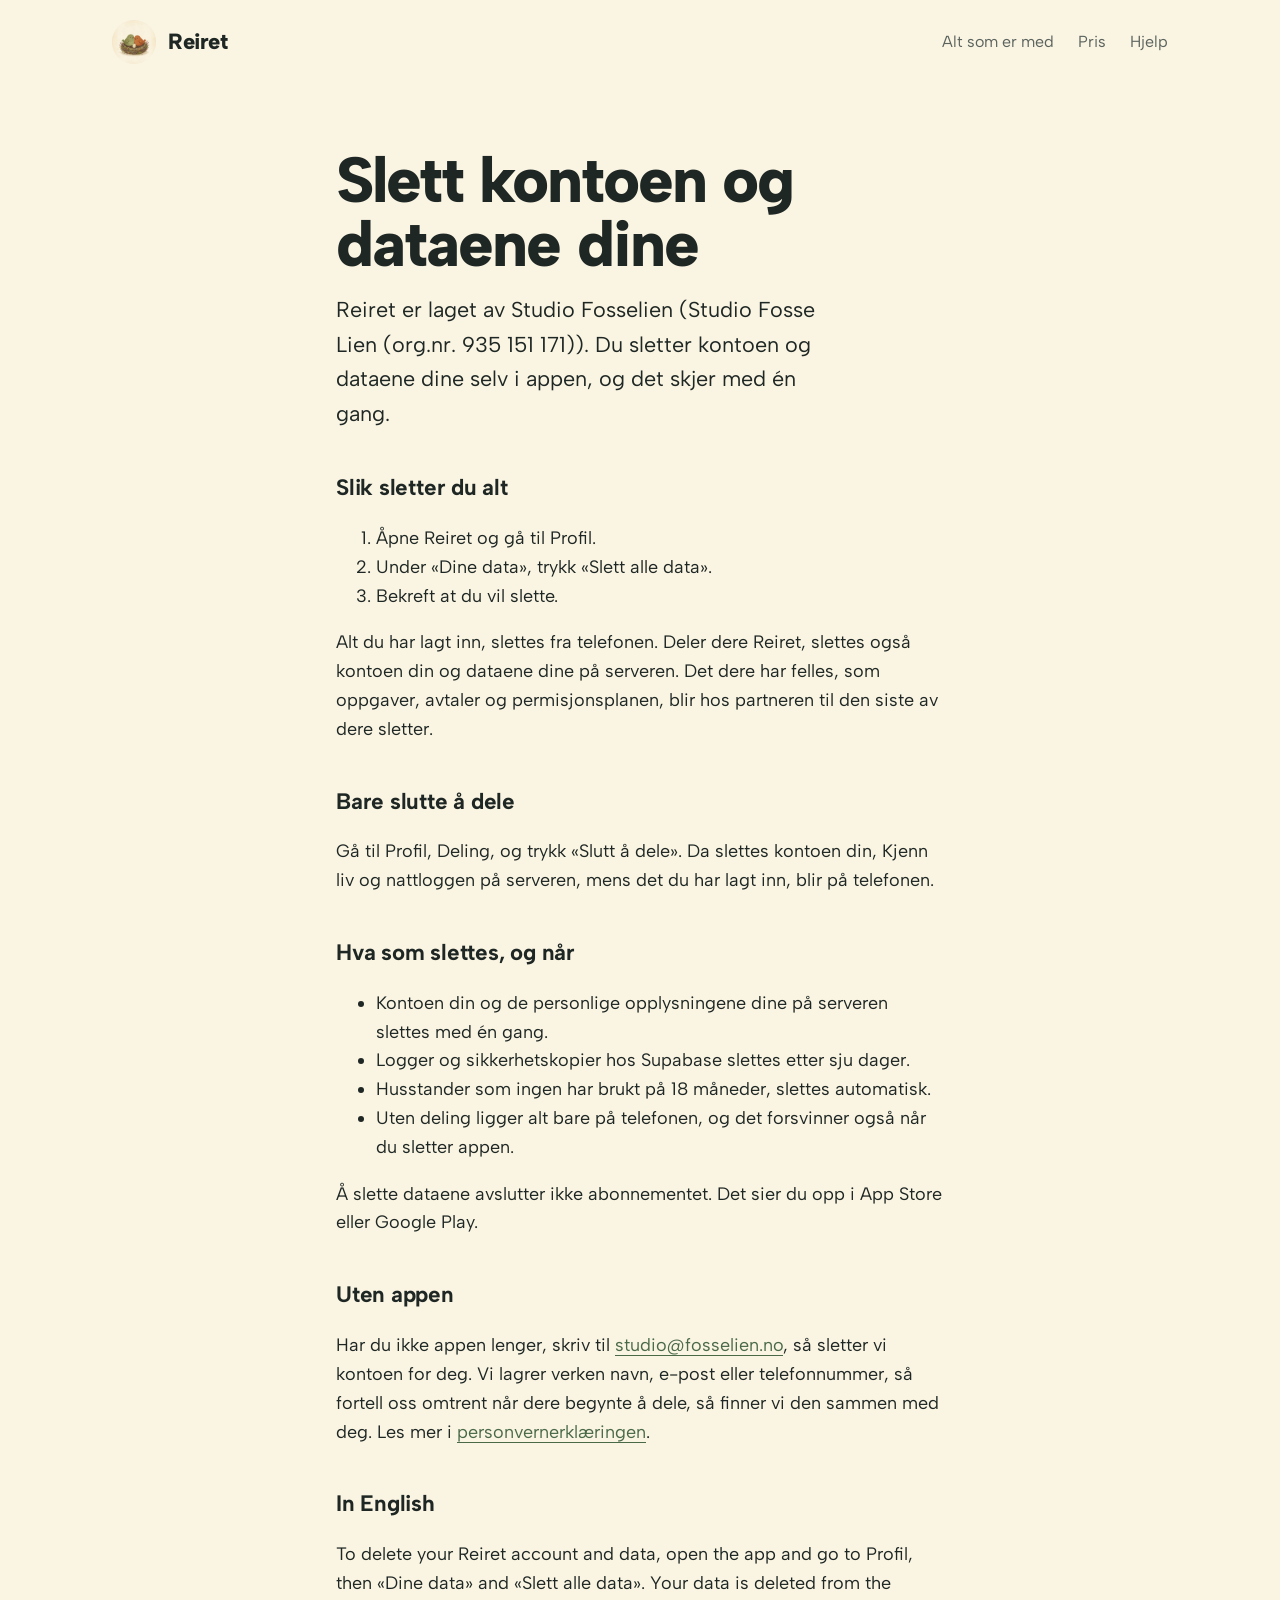
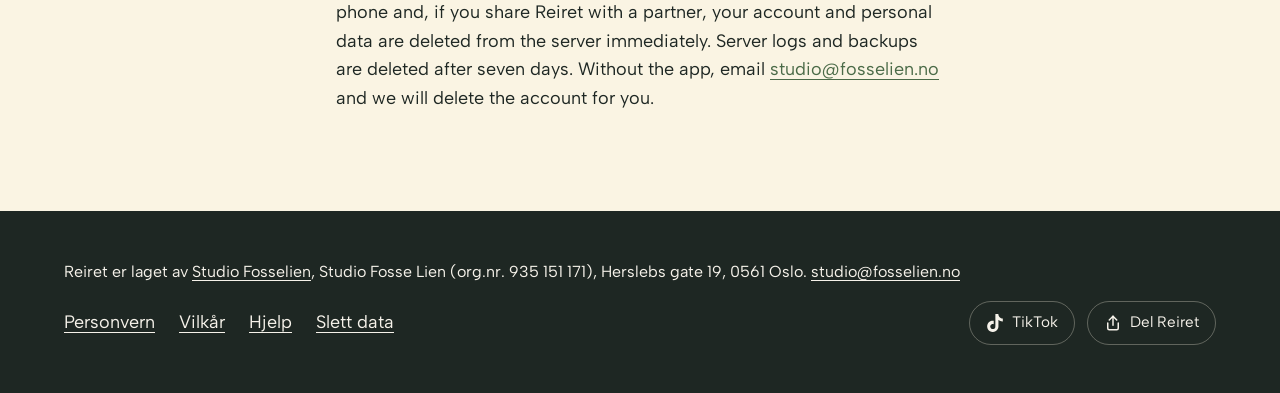
<file: slett/index.html>
<!doctype html>
<html lang="nb">
<head>
<meta charset="utf-8">
<meta name="viewport" content="width=device-width, initial-scale=1">
<meta http-equiv="Content-Security-Policy" content="default-src 'self'; script-src 'self'; style-src 'self' 'unsafe-inline'; img-src 'self' data:; font-src 'self'; connect-src 'self' https://sfxxnisneospalfijczz.supabase.co; object-src 'none'; base-uri 'none'; form-action 'none'">
<title>Slett kontoen og dataene dine i Reiret</title>
<meta name="description" content="Slik sletter du kontoen din og dataene dine i Reiret, og hva som skjer med dem.">
<meta name="theme-color" content="#faf4e3">
<meta name="apple-itunes-app" content="app-id=6817496337">
<link rel="canonical" href="https://reiretapp.no/slett/">
<meta property="og:title" content="Slett kontoen og dataene dine i Reiret">
<meta property="og:description" content="Slik sletter du kontoen din og dataene dine i Reiret, og hva som skjer med dem.">
<meta property="og:image" content="https://reiretapp.no/bilder/deling.jpg">
<meta property="og:image:width" content="1200">
<meta property="og:image:height" content="630">
<meta property="og:locale" content="nb_NO">
<link rel="icon" href="/favicon.png">
<link rel="apple-touch-icon" href="/ikon.png">
<link rel="preload" href="/skrift/albert-sans-normal.woff2" as="font" type="font/woff2" crossorigin>
<link rel="stylesheet" href="/stil.css">
<script type="module" src="/del.js"></script>
<script type="module" src="/besok.js"></script>
</head>
<body>
<a class="hopp" href="#innhold">Hopp til innholdet</a>
<header class="topplinje">
  <a class="merke" href="/"><img src="/bilder/maskot.webp" alt="" width="44" height="44"><span>Reiret</span></a>
  <nav aria-label="Hovedmeny"><a class="bred-meny" href="/#alt">Alt som er med</a><a href="/#pris">Pris</a><a href="/hjelp/">Hjelp</a></nav>
</header>
<main id="innhold">

  <article class="side">
    <h1>Slett kontoen og dataene dine</h1>
    <p class="ingress">Reiret er laget av Studio Fosselien (Studio Fosse Lien (org.nr. 935 151 171)). Du sletter kontoen og dataene dine selv i appen, og det skjer med én gang.</p>
    <h2>Slik sletter du alt</h2>
    <ol>
      <li>Åpne Reiret og gå til Profil.</li>
      <li>Under «Dine data», trykk «Slett alle data».</li>
      <li>Bekreft at du vil slette.</li>
    </ol>
    <p>Alt du har lagt inn, slettes fra telefonen. Deler dere Reiret, slettes også kontoen din og dataene dine på serveren. Det dere har felles, som oppgaver, avtaler og permisjonsplanen, blir hos partneren til den siste av dere sletter.</p>
    <h2>Bare slutte å dele</h2>
    <p>Gå til Profil, Deling, og trykk «Slutt å dele». Da slettes kontoen din, Kjenn liv og nattloggen på serveren, mens det du har lagt inn, blir på telefonen.</p>
    <h2>Hva som slettes, og når</h2>
    <ul>
      <li>Kontoen din og de personlige opplysningene dine på serveren slettes med én gang.</li>
      <li>Logger og sikkerhetskopier hos Supabase slettes etter sju dager.</li>
      <li>Husstander som ingen har brukt på 18 måneder, slettes automatisk.</li>
      <li>Uten deling ligger alt bare på telefonen, og det forsvinner også når du sletter appen.</li>
    </ul>
    <p>Å slette dataene avslutter ikke abonnementet. Det sier du opp i App Store eller Google Play.</p>
    <h2>Uten appen</h2>
    <p>Har du ikke appen lenger, skriv til <a href="mailto:studio@fosselien.no">studio@fosselien.no</a>, så sletter vi kontoen for deg. Vi lagrer verken navn, e-post eller telefonnummer, så fortell oss omtrent når dere begynte å dele, så finner vi den sammen med deg. Les mer i <a href="/personvern/">personvernerklæringen</a>.</p>
    <h2 lang="en">In English</h2>
    <p lang="en">To delete your Reiret account and data, open the app and go to Profil, then «Dine data» and «Slett alle data». Your data is deleted from the phone and, if you share Reiret with a partner, your account and personal data are deleted from the server immediately. Server logs and backups are deleted after seven days. Without the app, email <a href="mailto:studio@fosselien.no">studio@fosselien.no</a> and we will delete the account for you.</p>
  </article>
</main>
<footer>
  <div class="innhold">
    <p>Reiret er laget av <a href="https://www.fosselien.no/">Studio Fosselien</a>, Studio Fosse Lien (org.nr. 935 151 171), Herslebs gate 19, 0561 Oslo. <a href="mailto:studio@fosselien.no">studio@fosselien.no</a></p>
    <nav aria-label="Bunnmeny"><a href="/personvern/">Personvern</a><a href="/vilkar/">Vilkår</a><a href="/hjelp/">Hjelp</a><a href="/slett/">Slett data</a></nav>
    <div class="sosialt">
      <a href="https://www.tiktok.com/@studio.fosselien" rel="noopener" aria-label="Reiret på TikTok"><svg viewBox="0 0 24 24" width="18" height="18" aria-hidden="true" focusable="false"><path fill="currentColor" d="M12.525.02c1.31-.02 2.61-.01 3.91-.02.08 1.53.63 3.09 1.75 4.17 1.12 1.11 2.7 1.62 4.24 1.79v4.03c-1.44-.05-2.89-.35-4.2-.97-.57-.26-1.1-.59-1.62-.93-.01 2.92.01 5.84-.02 8.75-.08 1.4-.54 2.79-1.35 3.94-1.31 1.92-3.58 3.17-5.91 3.21-1.43.08-2.86-.31-4.08-1.03-2.02-1.19-3.44-3.37-3.65-5.71-.02-.5-.03-1-.01-1.49.18-1.9 1.12-3.72 2.58-4.96 1.66-1.44 3.98-2.13 6.15-1.72.02 1.48-.04 2.96-.04 4.44-.99-.32-2.15-.23-3.02.37-.63.41-1.11 1.04-1.36 1.75-.21.51-.15 1.07-.14 1.61.24 1.64 1.82 3.02 3.5 2.87 1.12-.01 2.19-.66 2.77-1.61.19-.33.4-.67.41-1.06.1-1.79.06-3.57.07-5.36.01-4.03-.01-8.05.02-12.07z"/></svg><span>TikTok</span></a>
      <button type="button" data-del hidden><svg viewBox="0 0 24 24" width="18" height="18" aria-hidden="true" focusable="false" fill="none" stroke="currentColor" stroke-width="2" stroke-linecap="round" stroke-linejoin="round"><path d="M12 3v12"/><path d="m7 8 5-5 5 5"/><path d="M5 12v7a2 2 0 0 0 2 2h10a2 2 0 0 0 2-2v-7"/></svg><span aria-live="polite">Del Reiret</span></button>
    </div>
  </div>
</footer>
</body>
</html>
</file>
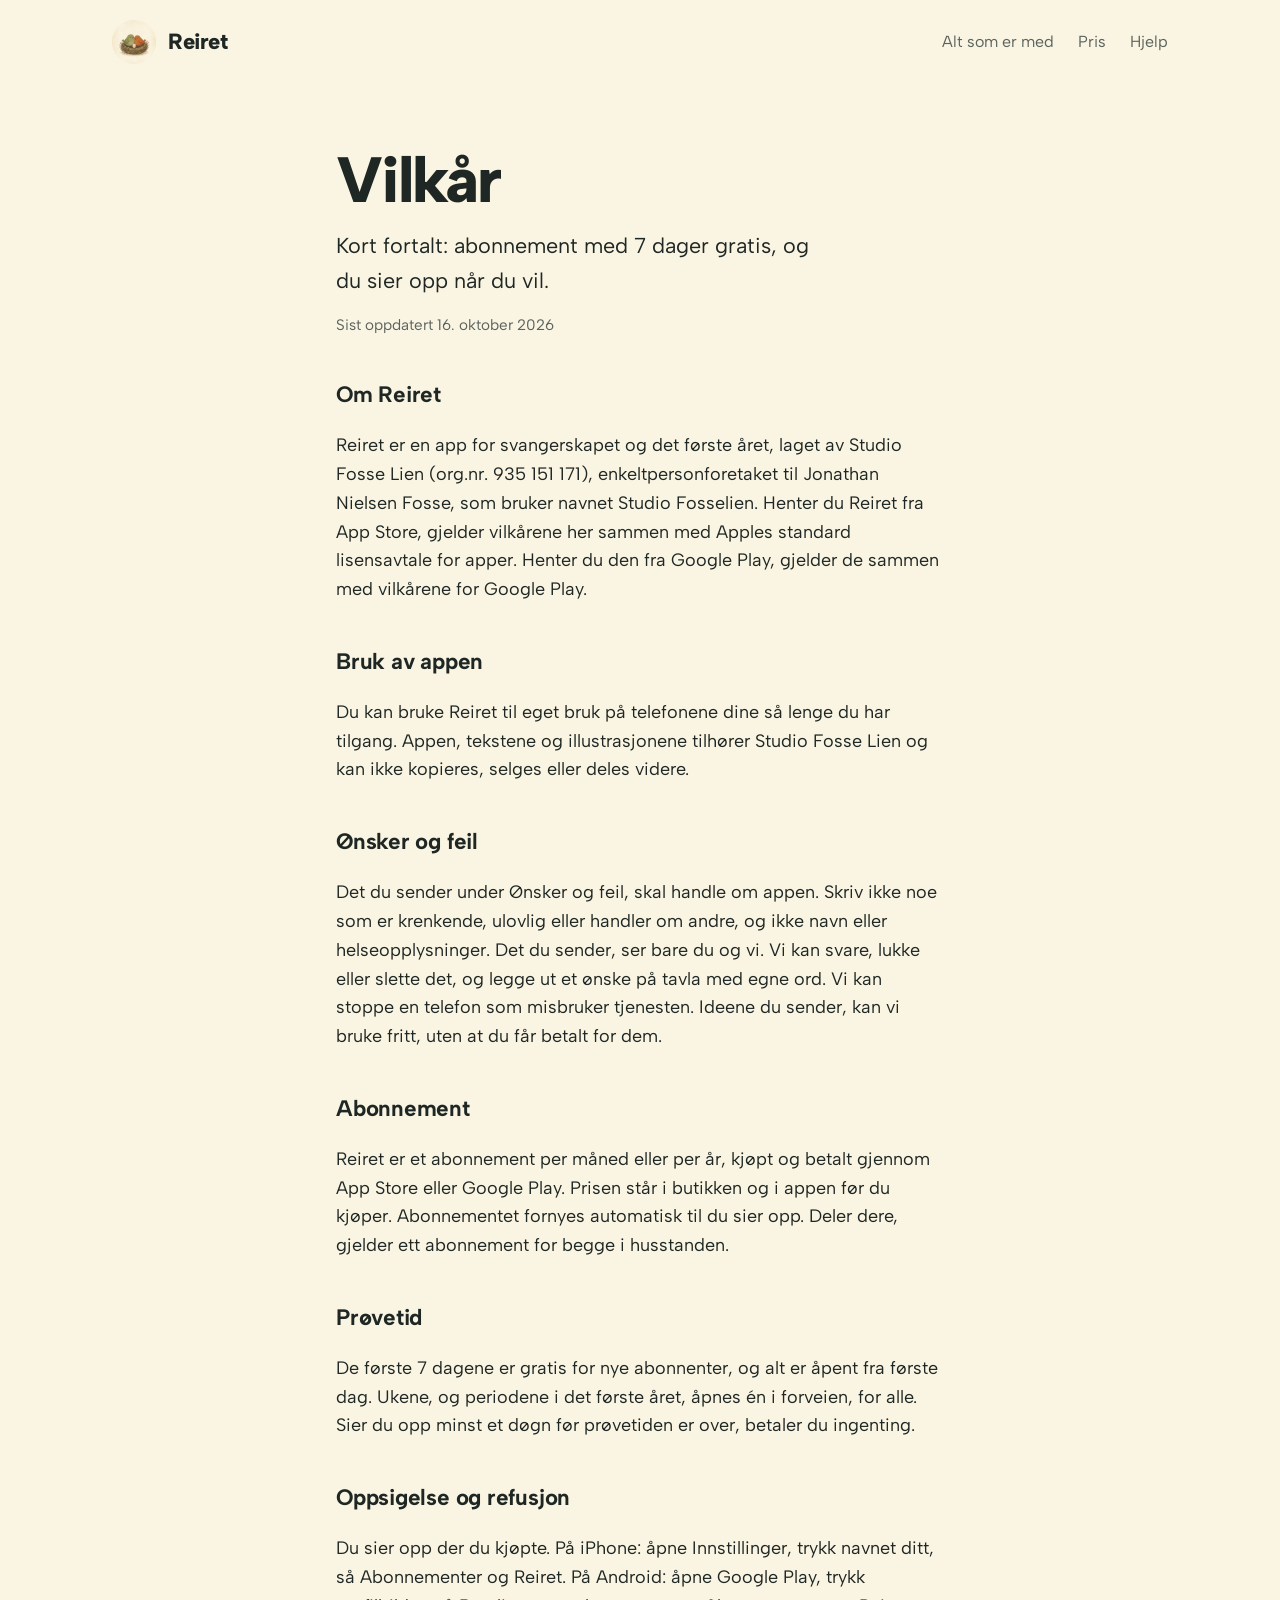
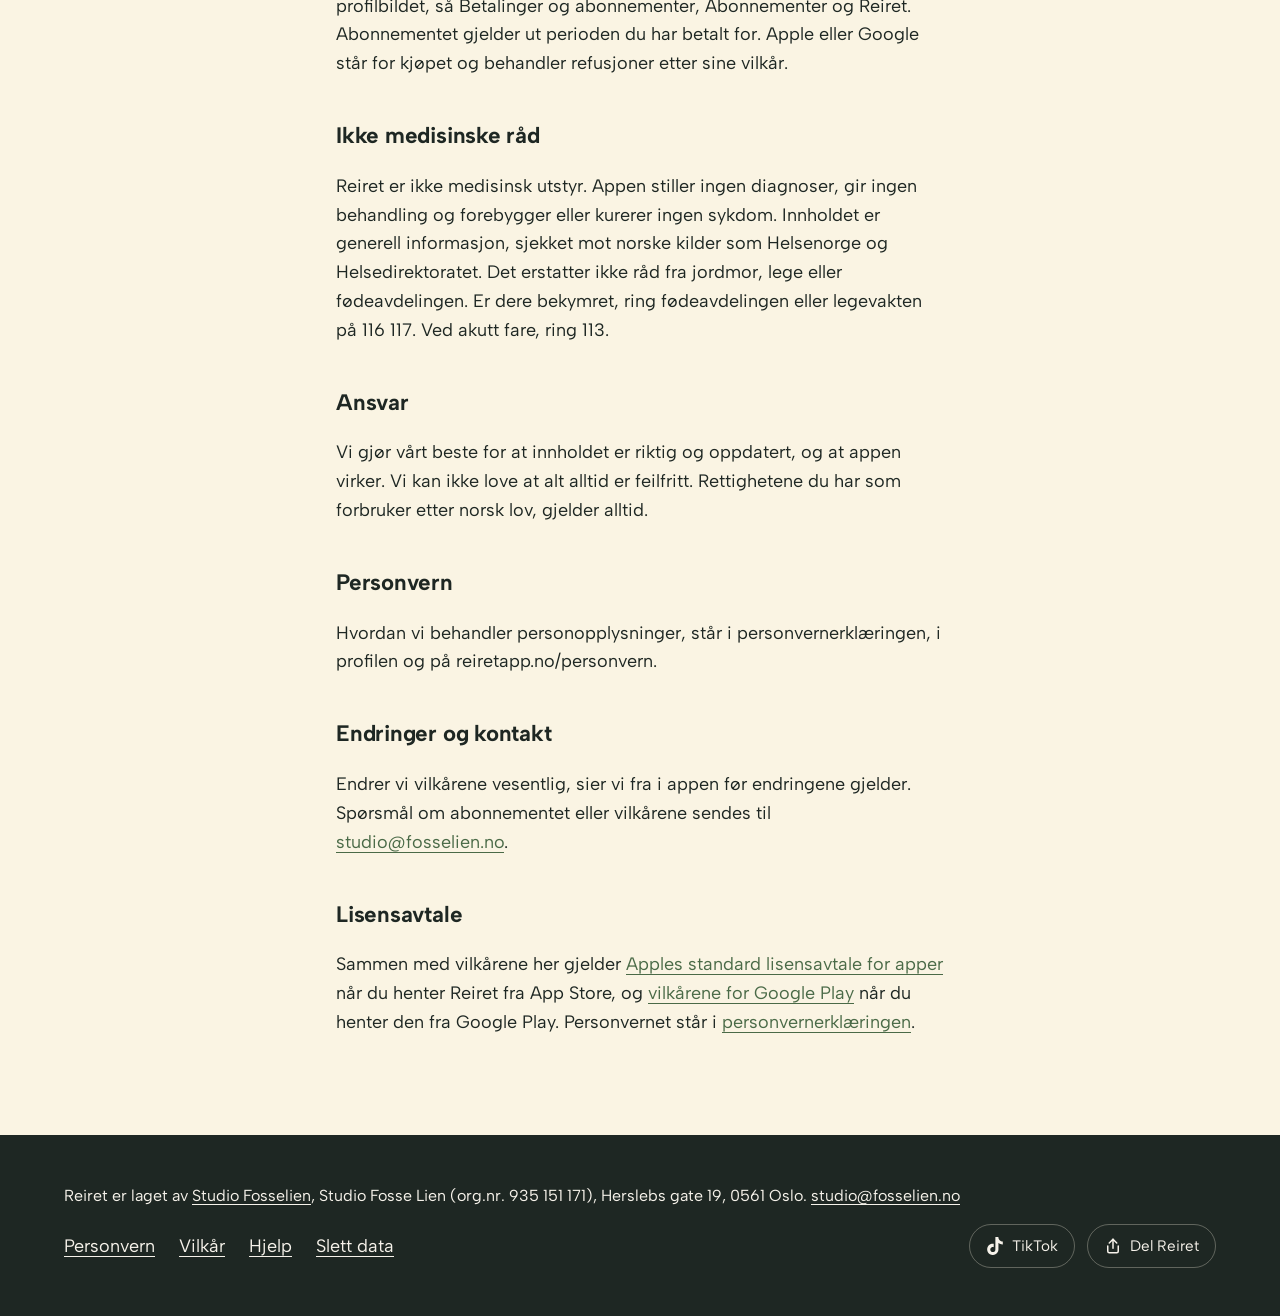
<file: vilkar/index.html>
<!doctype html>
<html lang="nb">
<head>
<meta charset="utf-8">
<meta name="viewport" content="width=device-width, initial-scale=1">
<meta http-equiv="Content-Security-Policy" content="default-src 'self'; script-src 'self'; style-src 'self' 'unsafe-inline'; img-src 'self' data:; font-src 'self'; connect-src 'self' https://sfxxnisneospalfijczz.supabase.co; object-src 'none'; base-uri 'none'; form-action 'none'">
<title>Vilkår for Reiret</title>
<meta name="description" content="Vilkårene for Reiret og abonnementet: 7 dager gratis, pris, oppsigelse og hva appen ikke er.">
<meta name="theme-color" content="#faf4e3">
<meta name="apple-itunes-app" content="app-id=6817496337">
<link rel="canonical" href="https://reiretapp.no/vilkar/">
<meta property="og:title" content="Vilkår for Reiret">
<meta property="og:description" content="Vilkårene for Reiret og abonnementet: 7 dager gratis, pris, oppsigelse og hva appen ikke er.">
<meta property="og:image" content="https://reiretapp.no/bilder/deling.jpg">
<meta property="og:image:width" content="1200">
<meta property="og:image:height" content="630">
<meta property="og:locale" content="nb_NO">
<link rel="icon" href="/favicon.png">
<link rel="apple-touch-icon" href="/ikon.png">
<link rel="preload" href="/skrift/albert-sans-normal.woff2" as="font" type="font/woff2" crossorigin>
<link rel="stylesheet" href="/stil.css">
<script type="module" src="/del.js"></script>
<script type="module" src="/besok.js"></script>
</head>
<body>
<a class="hopp" href="#innhold">Hopp til innholdet</a>
<header class="topplinje">
  <a class="merke" href="/"><img src="/bilder/maskot.webp" alt="" width="44" height="44"><span>Reiret</span></a>
  <nav aria-label="Hovedmeny"><a class="bred-meny" href="/#alt">Alt som er med</a><a href="/#pris">Pris</a><a href="/hjelp/">Hjelp</a></nav>
</header>
<main id="innhold">

  <article class="side">
    <h1>Vilkår</h1>
    <p class="ingress">Kort fortalt: abonnement med 7 dager gratis, og du sier opp når du vil.</p>
    <p class="dato">Sist oppdatert 16. oktober 2026</p>
    <h2>Om Reiret</h2>
    <p>Reiret er en app for svangerskapet og det første året, laget av Studio Fosse Lien (org.nr. 935 151 171), enkeltpersonforetaket til Jonathan Nielsen Fosse, som bruker navnet Studio Fosselien. Henter du Reiret fra App Store, gjelder vilkårene her sammen med Apples standard lisensavtale for apper. Henter du den fra Google Play, gjelder de sammen med vilkårene for Google Play.</p>
    <h2>Bruk av appen</h2>
    <p>Du kan bruke Reiret til eget bruk på telefonene dine så lenge du har tilgang. Appen, tekstene og illustrasjonene tilhører Studio Fosse Lien og kan ikke kopieres, selges eller deles videre.</p>
    <h2>Ønsker og feil</h2>
    <p>Det du sender under Ønsker og feil, skal handle om appen. Skriv ikke noe som er krenkende, ulovlig eller handler om andre, og ikke navn eller helseopplysninger. Det du sender, ser bare du og vi. Vi kan svare, lukke eller slette det, og legge ut et ønske på tavla med egne ord. Vi kan stoppe en telefon som misbruker tjenesten. Ideene du sender, kan vi bruke fritt, uten at du får betalt for dem.</p>
    <h2>Abonnement</h2>
    <p>Reiret er et abonnement per måned eller per år, kjøpt og betalt gjennom App Store eller Google Play. Prisen står i butikken og i appen før du kjøper. Abonnementet fornyes automatisk til du sier opp. Deler dere, gjelder ett abonnement for begge i husstanden.</p>
    <h2>Prøvetid</h2>
    <p>De første 7 dagene er gratis for nye abonnenter, og alt er åpent fra første dag. Ukene, og periodene i det første året, åpnes én i forveien, for alle. Sier du opp minst et døgn før prøvetiden er over, betaler du ingenting.</p>
    <h2>Oppsigelse og refusjon</h2>
    <p>Du sier opp der du kjøpte. På iPhone: åpne Innstillinger, trykk navnet ditt, så Abonnementer og Reiret. På Android: åpne Google Play, trykk profilbildet, så Betalinger og abonnementer, Abonnementer og Reiret. Abonnementet gjelder ut perioden du har betalt for. Apple eller Google står for kjøpet og behandler refusjoner etter sine vilkår.</p>
    <h2>Ikke medisinske råd</h2>
    <p>Reiret er ikke medisinsk utstyr. Appen stiller ingen diagnoser, gir ingen behandling og forebygger eller kurerer ingen sykdom. Innholdet er generell informasjon, sjekket mot norske kilder som Helsenorge og Helsedirektoratet. Det erstatter ikke råd fra jordmor, lege eller fødeavdelingen. Er dere bekymret, ring fødeavdelingen eller legevakten på 116 117. Ved akutt fare, ring 113.</p>
    <h2>Ansvar</h2>
    <p>Vi gjør vårt beste for at innholdet er riktig og oppdatert, og at appen virker. Vi kan ikke love at alt alltid er feilfritt. Rettighetene du har som forbruker etter norsk lov, gjelder alltid.</p>
    <h2>Personvern</h2>
    <p>Hvordan vi behandler personopplysninger, står i personvernerklæringen, i profilen og på reiretapp.no/personvern.</p>
    <h2>Endringer og kontakt</h2>
    <p>Endrer vi vilkårene vesentlig, sier vi fra i appen før endringene gjelder. Spørsmål om abonnementet eller vilkårene sendes til <a href="mailto:studio@fosselien.no">studio@fosselien.no</a>.</p>
    <h2>Lisensavtale</h2>
    <p>Sammen med vilkårene her gjelder <a href="https://www.apple.com/legal/internet-services/itunes/dev/stdeula/">Apples standard lisensavtale for apper</a> når du henter Reiret fra App Store, og <a href="https://play.google.com/about/play-terms/">vilkårene for Google Play</a> når du henter den fra Google Play. Personvernet står i <a href="/personvern/">personvernerklæringen</a>.</p>
  </article>
</main>
<footer>
  <div class="innhold">
    <p>Reiret er laget av <a href="https://www.fosselien.no/">Studio Fosselien</a>, Studio Fosse Lien (org.nr. 935 151 171), Herslebs gate 19, 0561 Oslo. <a href="mailto:studio@fosselien.no">studio@fosselien.no</a></p>
    <nav aria-label="Bunnmeny"><a href="/personvern/">Personvern</a><a href="/vilkar/">Vilkår</a><a href="/hjelp/">Hjelp</a><a href="/slett/">Slett data</a></nav>
    <div class="sosialt">
      <a href="https://www.tiktok.com/@studio.fosselien" rel="noopener" aria-label="Reiret på TikTok"><svg viewBox="0 0 24 24" width="18" height="18" aria-hidden="true" focusable="false"><path fill="currentColor" d="M12.525.02c1.31-.02 2.61-.01 3.91-.02.08 1.53.63 3.09 1.75 4.17 1.12 1.11 2.7 1.62 4.24 1.79v4.03c-1.44-.05-2.89-.35-4.2-.97-.57-.26-1.1-.59-1.62-.93-.01 2.92.01 5.84-.02 8.75-.08 1.4-.54 2.79-1.35 3.94-1.31 1.92-3.58 3.17-5.91 3.21-1.43.08-2.86-.31-4.08-1.03-2.02-1.19-3.44-3.37-3.65-5.71-.02-.5-.03-1-.01-1.49.18-1.9 1.12-3.72 2.58-4.96 1.66-1.44 3.98-2.13 6.15-1.72.02 1.48-.04 2.96-.04 4.44-.99-.32-2.15-.23-3.02.37-.63.41-1.11 1.04-1.36 1.75-.21.51-.15 1.07-.14 1.61.24 1.64 1.82 3.02 3.5 2.87 1.12-.01 2.19-.66 2.77-1.61.19-.33.4-.67.41-1.06.1-1.79.06-3.57.07-5.36.01-4.03-.01-8.05.02-12.07z"/></svg><span>TikTok</span></a>
      <button type="button" data-del hidden><svg viewBox="0 0 24 24" width="18" height="18" aria-hidden="true" focusable="false" fill="none" stroke="currentColor" stroke-width="2" stroke-linecap="round" stroke-linejoin="round"><path d="M12 3v12"/><path d="m7 8 5-5 5 5"/><path d="M5 12v7a2 2 0 0 0 2 2h10a2 2 0 0 0 2-2v-7"/></svg><span aria-live="polite">Del Reiret</span></button>
    </div>
  </div>
</footer>
</body>
</html>
</file>
<file: stil.css>
/* Reiret, nettsiden. Farger fra appens tokens (src/theme/tokens.ts). Bare lys utgave, som appen. */
@font-face {
  font-family: 'Albert Sans';
  src: url('/skrift/albert-sans-normal.woff2') format('woff2');
  font-weight: 400 800;
  font-style: normal;
  font-display: swap;
}
@font-face {
  font-family: 'Albert Sans';
  src: url('/skrift/albert-sans-italic.woff2') format('woff2');
  font-weight: 400 600;
  font-style: italic;
  font-display: swap;
}

:root {
  color-scheme: light;
  --papir: #faf4e3;
  --bakgrunn: #f6f2ea;
  --flate: #fffdf8;
  --strek: #e6decf;
  --tekst: #1e2723;
  --dempet: #5b635d;
  --mose: #4a6a47;
  --mose-lys: #e1eada;
  --nype: #fbe3df;
  --lyng: #ece5f0;
  --fjord: #dee8ee;
  --krem: #f8edcc;
  --smal: 38rem;
  --bred: 72rem;
  --kant: clamp(1.25rem, 4vw, 3rem);
}

* { box-sizing: border-box; }
html { -webkit-text-size-adjust: 100%; }
body {
  margin: 0;
  background: var(--papir);
  color: var(--tekst);
  font: 400 1.125rem/1.6 'Albert Sans', -apple-system, 'Segoe UI', sans-serif;
  font-feature-settings: 'ss01';
}
img { display: block; max-width: 100%; height: auto; }
a { color: var(--mose); text-underline-offset: 0.2em; }
a:hover { text-decoration-thickness: 2px; }
:focus-visible { outline: 3px solid var(--mose); outline-offset: 3px; border-radius: 4px; }

.hopp { position: absolute; left: -999px; }
.hopp:focus { left: var(--kant); top: 1rem; background: var(--flate); padding: 0.5rem 1rem; }

/* Topp */
.topplinje {
  display: flex; align-items: center; justify-content: space-between;
  max-width: var(--bred); margin: 0 auto; padding: 1.25rem var(--kant);
}
.merke { display: flex; align-items: center; gap: 0.75rem; text-decoration: none; color: var(--tekst); }
.merke img { width: 44px; height: 44px; border-radius: 50%; }
.merke span { font-weight: 800; font-size: 1.375rem; letter-spacing: -0.02em; }
.topplinje nav { display: flex; gap: 1.5rem; font-size: 1rem; }
.topplinje nav a { color: var(--dempet); text-decoration: none; }
.topplinje nav a:hover { color: var(--tekst); }

/* Hovedbildet: maleriet over hele skjermen, tittelen i himmelen. helt.js gjør fjorden levende
   og dykker inn i redet når du ruller. Uten skriptet, eller med redusert bevegelse, står det stille. */
.forside .topplinje { position: absolute; z-index: 3; top: 0; left: 0; right: 0; }
.helt { position: relative; height: 100vh; height: 100svh; min-height: 34rem; }
.levende .helt { height: 230vh; }
/* Med mus og styreflate (PC) går dykket over 3,5 skjermhøyder, ikke 1,3. Et musehjul tar omtrent
   100 px per hakk, og et sveip på styreflaten mye mer. På 230vh (02.10) og 300vh (04.10) syntes
   Jonathan fortsatt at det gikk for fort på laptopen. helt.js gjør også etterfølgingen roligere her. */
@media (hover: hover) and (pointer: fine) { .levende .helt { height: 450vh; } }
/* Ukene glir opp over maleriet mens det løses opp i papir, så det aldri står en tom skjerm. */
.levende .oversikt { margin-top: -35vh; }
.scene { position: relative; height: 100%; overflow: hidden; background: var(--papir); }
.levende .scene { position: sticky; top: 0; height: 100vh; min-height: 34rem; }
.scene picture, .maleri, .scene canvas, .dis { position: absolute; inset: 0; width: 100%; height: 100%; }
.maleri { max-width: none; object-fit: cover; object-position: 80% 50%; transform-origin: 0 0; }
.scene canvas { opacity: 0; transition: opacity 300ms ease-out; }
.scene canvas.klar { opacity: 1; }
.dis { background: var(--papir); opacity: 0; pointer-events: none; }
.helt .tekst {
  position: absolute; z-index: 2; top: clamp(6.5rem, 19vh, 12rem); left: 0; right: 0;
  max-width: var(--bred); margin: 0 auto; padding: 0 var(--kant); pointer-events: none;
}
.helt .tekst > * { pointer-events: auto; }
.helt h1 {
  font-size: clamp(3.6rem, 10.5vw, 9.5rem); line-height: 0.9; letter-spacing: -0.045em;
  font-weight: 800; margin: 0 0 clamp(1.25rem, 3vh, 2rem);
}
.helt h1 .linje { display: block; }
.helt h1 .ord { display: inline-block; white-space: nowrap; }
.helt h1 .ord > span { display: inline-block; }
.helt .ingress { color: var(--tekst); max-width: 27rem; text-wrap: pretty; margin: 0; }
/* App Store-merket står nederst, over åsene. Løftet over Safaris verktøylinje på iPhone.
   Prisen står under, som hos Augneblink, så ingen må lete etter den (23.10). */
.helt .start {
  position: absolute; z-index: 2; left: max(var(--kant), calc((100% - var(--bred)) / 2 + var(--kant)));
  right: var(--kant); bottom: 2rem; bottom: calc(2rem + 100lvh - 100svh); margin: 0;
  display: grid; gap: 0.75rem; justify-items: start;
}
.helt .start .hent { margin: 0; }
.helt .vilkaar {
  margin: 0; padding: 0.35rem 0.85rem; border-radius: 999px; background: rgb(255 253 248 / 0.88);
  font-size: 0.95rem; line-height: 1.35; color: var(--tekst);
}
/* Apples merke: minst 40 punkter høyt og med luft rundt, uendret ellers (Apples retningslinjer). */
.app-store { display: inline-block; line-height: 0; border-radius: 0.75rem; }
.app-store img { display: block; width: auto; height: 3.25rem; }
.app-store:focus-visible { outline: 3px solid var(--mose); outline-offset: 4px; }
.hent { display: flex; flex-wrap: wrap; align-items: center; gap: 0.75rem; }
/* Googles merke i samme høyde som Apples, uendret. «Kommer snart» står under, ikke oppå. */
.hent { align-items: flex-start; }
.merke-play { display: inline-flex; flex-direction: column; align-items: center; gap: 0.4rem; line-height: 0; border-radius: 0.75rem; }
.merke-play img { display: block; width: auto; height: 3.25rem; }
.merke-play small {
  padding: 0.3rem 0.7rem; border-radius: 999px; background: var(--flate); color: var(--tekst);
  font-size: 0.8rem; font-weight: 600; line-height: 1.2;
}
.merke-play:focus-visible { outline: 3px solid var(--mose); outline-offset: 4px; }

.ingress { font-size: clamp(1.15rem, 1.8vw, 1.35rem); color: var(--dempet); max-width: 30rem; margin: 0 0 2rem; }

/* Ukestripa: fruktene i gouache, fra uke 6 til 38. */
.uker { position: relative; z-index: 1; padding: clamp(3rem, 7vw, 6rem) 0; }
.uker .hode { max-width: var(--bred); margin: 0 auto 2.5rem; padding: 0 var(--kant); }
.uker h2, .del h2, .loefte h2 {
  font-size: clamp(2rem, 4.2vw, 3.25rem); line-height: 1.05; letter-spacing: -0.025em;
  font-weight: 800; margin: 0 0 1rem;
}
.uker .hode p { color: var(--dempet); max-width: var(--smal); margin: 0; }
.stripe {
  display: flex; gap: clamp(1rem, 2.5vw, 2rem); overflow-x: auto; scroll-snap-type: x mandatory;
  /* Starter på linje med innholdet over, og kan rulles helt ut til kanten. */
  padding: 0.5rem max(var(--kant), calc((100vw - var(--bred)) / 2 + var(--kant))) 1.5rem;
  scroll-padding-inline: max(var(--kant), calc((100vw - var(--bred)) / 2 + var(--kant)));
  scrollbar-width: none;
}
.stripe::-webkit-scrollbar { display: none; }
.stripe figure { margin: 0; flex: 0 0 auto; width: clamp(9rem, 17vw, 12rem); scroll-snap-align: start; text-align: center; }
.stripe img { width: 100%; aspect-ratio: 1; border-radius: 50%; background: var(--papir); }
.stripe figcaption { margin-top: 0.75rem; font-size: 1rem; color: var(--dempet); line-height: 1.35; }
.stripe figcaption b { display: block; color: var(--tekst); font-size: 1.05rem; }

/* Laget for to: hvem appen er for, med en illustrasjon hver. Uten kortramme og skygge:
   bildet og lista står rett på papiret, og luften skiller de to. */
.for { padding: clamp(4rem, 8vw, 7rem) var(--kant); }
.for .innhold, .prov .innhold, .telefoner .innhold, .stemmer .innhold, .sporsmal .innhold { max-width: var(--bred); margin: 0 auto; }
.for .hode { max-width: var(--smal); margin-bottom: 2.5rem; }
.for h2, .prov h2, .telefoner h2, .stemmer h2, .sporsmal h2, .slutt h2 {
  font-size: clamp(2rem, 4.2vw, 3.25rem); line-height: 1.05; letter-spacing: -0.025em; font-weight: 800; margin: 0 0 1rem;
}
.for .hode p, .prov p, .telefoner .hode p { color: var(--dempet); margin: 0; }
.to { display: grid; grid-template-columns: repeat(2, minmax(0, 1fr)); gap: clamp(2.5rem, 5vw, 4rem); }
.to img { width: 100%; aspect-ratio: 4 / 3; object-fit: cover; border-radius: 1.1rem; margin-bottom: 1.5rem; }
.to h3 { font-size: clamp(1.35rem, 2.2vw, 1.65rem); letter-spacing: -0.015em; line-height: 1.15; margin: 0 0 0.75rem; }
.to ul { margin: 0; padding: 0; list-style: none; display: grid; gap: 0.6rem; }
.to li { color: var(--dempet); padding-left: 1.5rem; position: relative; text-wrap: pretty; }
.to li::before { content: ''; position: absolute; left: 0.2rem; top: 0.62em; width: 0.5rem; height: 0.5rem; border-radius: 50%; background: var(--mose); }

/* Hvor langt har dere kommet: termin inn, uka ut, regnet i nettleseren. */
.prov { background: var(--krem); padding: clamp(4rem, 8vw, 7rem) var(--kant); }
.prov .innhold { display: grid; grid-template-columns: minmax(0, 0.8fr) minmax(0, 1.2fr); gap: clamp(2rem, 5vw, 4.5rem); align-items: start; }
.termin { display: grid; gap: 0.5rem; margin-top: 2rem; font-weight: 700; font-size: 1rem; max-width: 18rem; }
.termin input {
  font: inherit; font-weight: 500; font-size: 1.15rem; color: var(--tekst); background: var(--flate);
  border: 2px solid var(--strek); border-radius: 1rem; padding: 0.8rem 1rem; min-height: 3.25rem;
}
.termin input:focus-visible { border-color: var(--mose); outline: none; box-shadow: 0 0 0 3px rgb(74 106 71 / 0.25); }
.prov .feil { color: #9a3b26; font-size: 1rem; margin-top: 0.75rem; }
.ukekort { background: var(--flate); border-radius: 1.75rem; padding: clamp(1.25rem, 3vw, 2rem); display: grid; grid-template-columns: 9rem minmax(0, 1fr); gap: clamp(1rem, 3vw, 2rem); box-shadow: 0 1px 2px rgb(30 39 35 / 0.06), 0 12px 32px rgb(30 39 35 / 0.06); }
.ukekort img { width: 9rem; height: 9rem; border-radius: 50%; background: var(--papir); }
.uketall { font-weight: 700; color: var(--mose); margin: 0 0 0.25rem; font-size: 1rem; }
.ukekort h3 { font-size: clamp(1.4rem, 2.4vw, 1.8rem); letter-spacing: -0.02em; line-height: 1.15; margin: 0 0 0.6rem; }
.ukekort .kort { color: var(--tekst); margin: 0 0 1.25rem; }
.velger { display: inline-flex; background: var(--papir); border-radius: 999px; padding: 0.25rem; gap: 0.25rem; margin-bottom: 1rem; flex-wrap: wrap; }
.velger button { font: inherit; font-size: 0.95rem; font-weight: 600; color: var(--dempet); background: none; border: 0; border-radius: 999px; padding: 0.55rem 1rem; min-height: 2.75rem; cursor: pointer; }
.velger button[aria-pressed='true'] { background: var(--tekst); color: var(--flate); }
.rolletekst { color: var(--dempet); margin: 0 0 1rem; }
.oppgave { margin: 0; padding-top: 1rem; border-top: 1px solid var(--strek); font-size: 1rem; }

/* Slik ser appen ut: telefonene side om side, rullbare på mobil. */
.telefoner { padding: clamp(4rem, 8vw, 7rem) 0; background: var(--krem); }
.telefoner .hode { max-width: var(--bred); margin: 0 auto 2.5rem; padding: 0 var(--kant); }
.telefoner .rad {
  display: flex; gap: clamp(1.25rem, 3vw, 2.5rem); overflow-x: auto; scroll-snap-type: x mandatory; scrollbar-width: none;
  padding: 0.5rem max(var(--kant), calc((100vw - var(--bred)) / 2 + var(--kant))) 1.5rem;
  scroll-padding-inline: max(var(--kant), calc((100vw - var(--bred)) / 2 + var(--kant)));
}
.telefoner .rad::-webkit-scrollbar { display: none; }
.telefoner figure { margin: 0; flex: 0 0 auto; width: clamp(14rem, 22vw, 17.5rem); scroll-snap-align: start; }
.telefoner img { width: 100%; border-radius: 2.2rem; border: 6px solid var(--tekst); background: var(--tekst); box-shadow: 0 20px 40px rgb(30 39 35 / 0.14); }
.telefoner figcaption { margin-top: 1rem; color: var(--dempet); font-size: 1rem; line-height: 1.4; }
.telefoner figcaption b { display: block; color: var(--tekst); font-size: 1.05rem; }

/* Stemmene: hva vordende fedre og par sier i forskningen, med kilde. Sitatene står flatt
   med en tynn strek over, ikke som like kort i et rutenett. */
.stemmer { background: var(--tekst); color: var(--bakgrunn); padding: clamp(4rem, 8vw, 7rem) var(--kant); }
.stemmer .hode { max-width: var(--smal); margin-bottom: 2.5rem; }
.stemmer .hode p { color: #c9cfc7; margin: 0; }
.sitater { display: grid; grid-template-columns: repeat(2, minmax(0, 1fr)); gap: 2.5rem clamp(1.5rem, 4vw, 3rem); margin: 0; }
.sitater figure { margin: 0; padding-top: 1.25rem; border-top: 1px solid rgb(255 253 248 / 0.2); display: flex; flex-direction: column; justify-content: space-between; gap: 1.25rem; }
.sitater blockquote { margin: 0; font-size: clamp(1.15rem, 1.6vw, 1.3rem); line-height: 1.45; font-weight: 500; }
.sitater figcaption { font-size: 1rem; color: #c9cfc7; line-height: 1.45; }
.sitater a { color: #dfe8d8; }
.stemmer .merknad a { color: #dfe8d8; }
.stemmer .merknad { color: #aeb6ad; font-size: 1rem; margin: 2rem 0 0; max-width: var(--smal); }

/* Spørsmål */
.sporsmal { padding: clamp(4rem, 8vw, 7rem) var(--kant); }
.sporsmal .innhold { max-width: 46rem; }
.sporsmal details { border-top: 1px solid var(--strek); padding: 1.1rem 0; }
.sporsmal details:last-of-type { border-bottom: 1px solid var(--strek); }
.sporsmal summary { font-weight: 700; cursor: pointer; font-size: 1.15rem; min-height: 2.75rem; display: flex; align-items: center; justify-content: space-between; gap: 1rem; list-style: none; }
.sporsmal summary::-webkit-details-marker { display: none; }
.sporsmal summary::after { content: '+'; font-weight: 500; font-size: 1.6rem; line-height: 1; color: var(--mose); flex: none; }
.sporsmal details[open] summary::after { content: '−'; }
.sporsmal details p { margin: 0.5rem 0 0; color: var(--dempet); }

/* Avslutningen */
.slutt { background: var(--mose-lys); padding: clamp(4rem, 8vw, 6.5rem) var(--kant); text-align: center; }
.slutt img { width: 7rem; height: 7rem; border-radius: 50%; margin: 0 auto 1.5rem; }
.slutt p { color: var(--dempet); margin: 0; }
.slutt .hent { margin-top: 1.75rem; justify-content: center; }
.slutt .app-store img, .slutt .merke-play img { width: auto; height: 3.25rem; border-radius: 0; margin: 0; }

/* Fortellingen: bilde og tekst vekselvis, hver del i sin egen tone. */
.del { padding: clamp(3.5rem, 8vw, 7rem) var(--kant); }
.del .innhold {
  display: grid; grid-template-columns: minmax(0, 1fr) minmax(0, 1fr); gap: clamp(2rem, 6vw, 6rem);
  align-items: center; max-width: var(--bred); margin: 0 auto;
}
.del:nth-of-type(even) .innhold figure { order: 2; }
/* Illustrasjonene har malte papirkanter. Beskjær dem litt, så rammen blir ren. */
.del figure { margin: 0; overflow: hidden; border-radius: 1.5rem; }
.del figure img { transform: scale(1.06); }
.del p { color: var(--dempet); max-width: var(--smal); margin: 0 0 1rem; }
/* Skjermbilder i telefonramme i stedet for illustrasjonen. To telefoner står forskjøvet, den
   andre litt lavere og over den første, som på augneblink.no (23.10). */
.del figure.mobiler { overflow: visible; border-radius: 0; display: flex; justify-content: center; align-items: flex-start; padding: 0.5rem 0 1rem; }
.del figure.mobiler img {
  transform: none; width: min(17rem, 72%); border-radius: 2.4rem; border: 7px solid var(--tekst);
  background: var(--tekst); box-shadow: 0 24px 48px rgb(30 39 35 / 0.18);
}
.del figure.mobiler.par img { width: min(15rem, 50%); }
.del figure.mobiler.par img + img { margin: 3.5rem 0 0 -2.5rem; position: relative; }
.tone-nype { background: var(--nype); }
.tone-fjord { background: var(--fjord); }
.tone-mose { background: var(--mose-lys); }
.tone-lyng { background: var(--lyng); }
.kilder { display: flex; flex-wrap: wrap; gap: 0.5rem; margin: 1.5rem 0 0; padding: 0; list-style: none; }
.kilder li { background: var(--flate); border-radius: 999px; padding: 0.35rem 0.9rem; font-size: 0.95rem; font-weight: 600; }
.kilder a { color: var(--tekst); text-decoration: none; }
.kilder a:hover { text-decoration: underline; }
.del .uavhengig { font-size: 1rem; margin-top: 1.25rem; }

/* Fire ting, i én app: rask oversikt rett etter heroen (lært av augneblink.no, 23.10). */
.oversikt { position: relative; z-index: 1; padding: clamp(4rem, 8vw, 7rem) var(--kant) clamp(1rem, 3vw, 2rem); }
.oversikt .innhold, .alt .innhold, .pris .innhold { max-width: var(--bred); margin: 0 auto; }
.oversikt .hode, .alt .hode, .pris .hode { max-width: var(--smal); margin-bottom: 2.5rem; }
.oversikt h2, .alt h2, .pris h2 {
  font-size: clamp(2rem, 4.2vw, 3.25rem); line-height: 1.05; letter-spacing: -0.025em; font-weight: 800; margin: 0 0 1rem;
}
.oversikt .hode p, .alt .hode p, .pris .hode p { color: var(--dempet); margin: 0; }
.kort4 { display: grid; grid-template-columns: repeat(4, minmax(0, 1fr)); gap: clamp(1rem, 2vw, 1.5rem); }
.kort4 article { background: var(--flate); border-radius: 1.25rem; overflow: hidden; box-shadow: 0 1px 2px rgb(30 39 35 / 0.06), 0 10px 28px rgb(30 39 35 / 0.06); }
.kort4 img { width: 100%; aspect-ratio: 4 / 3; object-fit: cover; }
.kort4 h3 { font-size: 1.25rem; letter-spacing: -0.015em; line-height: 1.2; margin: 1rem 1.1rem 0.4rem; }
.kort4 p { color: var(--dempet); font-size: 1rem; line-height: 1.45; margin: 0 1.1rem 1.25rem; }

/* Alt som er med: hele appen som avkrysningslister, gruppert. */
.alt { background: var(--bakgrunn); padding: clamp(4rem, 8vw, 7rem) var(--kant); scroll-margin-top: 1rem; }
.grupper { display: grid; grid-template-columns: repeat(2, minmax(0, 1fr)); gap: clamp(1rem, 2.5vw, 1.75rem); }
.grupper article { background: var(--flate); border-radius: 1.25rem; padding: clamp(1.25rem, 3vw, 2rem); }
.grupper h3 { font-size: clamp(1.3rem, 2vw, 1.55rem); letter-spacing: -0.015em; margin: 0 0 1rem; }
.grupper ul, .pris .med { margin: 0; padding: 0; list-style: none; display: grid; gap: 0.7rem; }
.grupper li, .pris .med li { position: relative; padding-left: 1.75rem; line-height: 1.45; text-wrap: pretty; }
.grupper li::before, .pris .med li::before {
  content: ''; position: absolute; left: 0.15rem; top: 0.35em; width: 0.75rem; height: 0.4rem;
  border-left: 2px solid var(--mose); border-bottom: 2px solid var(--mose); transform: rotate(-45deg);
}

/* Pris: to kort og det som gjelder begge. */
.pris { padding: clamp(4rem, 8vw, 7rem) var(--kant); scroll-margin-top: 1rem; }
.priser { display: grid; grid-template-columns: repeat(2, minmax(0, 1fr)); gap: clamp(1rem, 2.5vw, 1.75rem); max-width: 46rem; margin-bottom: 2rem; }
.priser article { background: var(--flate); border-radius: 1.5rem; padding: clamp(1.25rem, 3vw, 2rem); box-shadow: 0 1px 2px rgb(30 39 35 / 0.06), 0 10px 28px rgb(30 39 35 / 0.06); }
.priser .aar { background: var(--tekst); color: var(--flate); }
.priser h3 { font-size: 1.2rem; margin: 0; }
.priser .belop { font-size: clamp(2.6rem, 6vw, 3.5rem); font-weight: 800; letter-spacing: -0.03em; line-height: 1.1; margin: 0.5rem 0 0.25rem; font-variant-numeric: tabular-nums; }
.priser .per { margin: 0; color: var(--dempet); font-size: 1rem; }
.priser .aar .per { color: #c9cfc7; }
.pris .med { max-width: 46rem; }
.pris .merknad { color: var(--dempet); font-size: 1rem; margin: 1.75rem 0 0; max-width: var(--smal); }

/* Personvernløftet */
.loefte { background: var(--bakgrunn); padding: clamp(4rem, 9vw, 8rem) var(--kant); }
.loefte .innhold { max-width: var(--bred); margin: 0 auto; display: grid; grid-template-columns: auto minmax(0, 1fr); gap: clamp(2rem, 5vw, 4rem); align-items: start; }
.loefte img { width: clamp(7rem, 14vw, 11rem); border-radius: 50%; }
.loefte dl { display: grid; grid-template-columns: repeat(2, minmax(0, 1fr)); gap: 1.75rem 3rem; margin: 2rem 0; max-width: 46rem; }
.loefte dt { font-weight: 700; margin-bottom: 0.25rem; }
.loefte dd { margin: 0; color: var(--dempet); }

/* Bunn */
footer { background: var(--tekst); color: var(--bakgrunn); padding: 3rem var(--kant); }
footer .innhold { max-width: var(--bred); margin: 0 auto; display: flex; flex-wrap: wrap; gap: 1rem 3rem; justify-content: space-between; align-items: center; }
footer a { color: var(--bakgrunn); }
footer p { margin: 0; font-size: 1rem; }
footer nav { display: flex; gap: 1.5rem; }
/* TikTok og deling. Delingsknappene vises først av del.js, så [hidden] må vinne over display. */
[data-del][hidden] { display: none; }
footer .sosialt { display: flex; flex-wrap: wrap; gap: 0.75rem; }
footer .sosialt a, footer .sosialt button {
  display: inline-flex; align-items: center; gap: 0.5rem; min-height: 44px; padding: 0.4rem 1rem;
  border: 1px solid rgb(250 244 227 / 0.3); border-radius: 999px; background: none;
  color: var(--bakgrunn); font: inherit; font-size: 0.95rem; text-decoration: none; cursor: pointer;
}
footer .sosialt a:hover, footer .sosialt button:hover { border-color: var(--bakgrunn); }
.slutt .del {
  display: inline-flex; align-items: center; gap: 0.6rem; margin-top: 1.75rem; min-height: 48px;
  padding: 0.75rem 1.4rem; border: 0; border-radius: 999px; background: var(--mose); color: #fff;
  font: inherit; font-weight: 700; cursor: pointer;
}
.slutt .del:hover { filter: brightness(1.08); }

/* Tekstsider: personvern og hjelp */
.side { max-width: 44rem; margin: 0 auto; padding: clamp(1.5rem, 5vw, 4rem) var(--kant) 5rem; }
.side h1 { font-size: clamp(2.5rem, 6vw, 4rem); line-height: 1; letter-spacing: -0.03em; font-weight: 800; margin: 0 0 1rem; }
.side h2 { font-size: 1.4rem; letter-spacing: -0.01em; margin: 2.5rem 0 0.5rem; }
.side p, .side li { color: var(--tekst); }
.side .ingress { margin-bottom: 1rem; }
.side .dato { color: var(--dempet); font-size: 0.95rem; }
.side details { border-top: 1px solid var(--strek); padding: 1.1rem 0; }
.side details:last-of-type { border-bottom: 1px solid var(--strek); }
.side summary { font-weight: 700; cursor: pointer; font-size: 1.15rem; }
.side details p { margin: 0.75rem 0 0; }
.nod { background: var(--krem); border-radius: 1.25rem; padding: 1.25rem 1.5rem; margin: 2rem 0; }
.nod p { margin: 0; }

@media (max-width: 760px) {
  .del .innhold, .loefte .innhold, .loefte dl { grid-template-columns: 1fr; }
  .to, .prov .innhold, .sitater { grid-template-columns: 1fr; }
  .ukekort { grid-template-columns: 1fr; }
  .ukekort img { width: 7rem; height: 7rem; }
  .del:nth-of-type(even) .innhold figure { order: 0; }
  .topplinje nav { gap: 1rem; }
  .topplinje .bred-meny { display: none; }
  .kort4 { grid-template-columns: repeat(2, minmax(0, 1fr)); }
  .grupper, .priser { grid-template-columns: 1fr; }
}
@media (max-width: 420px) {
  .kort4 h3 { font-size: 1.1rem; margin: 0.85rem 0.85rem 0.3rem; }
  .kort4 p { font-size: 0.95rem; margin: 0 0.85rem 1rem; }
}

/* Stående skjermer får det høye maleriet, med redet litt til høyre. Svært brede får 21:9. */
@media (max-aspect-ratio: 4/5) {
  .maleri { object-position: 75% 50%; }
  .helt .tekst { top: clamp(5rem, 11vh, 8rem); }
  .helt .ingress { font-size: 1.1rem; max-width: 19.5rem; }
}
@media (min-aspect-ratio: 2/1) {
  .maleri { object-position: 100% 60%; }
}

/* Åpningen: tittelen stiger linje for linje, så kommer resten. Én gang, ved lasting. */
@media (prefers-reduced-motion: no-preference) {
  /* Hver bokstav stiger, vokser litt og blir skarp, 34 ms etter den forrige. */
  .helt h1 .ord > span {
    animation: stig 1000ms cubic-bezier(0.16, 1, 0.3, 1) both;
    animation-delay: calc(120ms + var(--i) * 34ms);
  }
  .vis { animation: vis 900ms cubic-bezier(0.16, 1, 0.3, 1) both; animation-delay: 620ms; }
  .vis-2 { animation-delay: 760ms; }
  @keyframes stig { from { opacity: 0; transform: translateY(0.32em) scale(0.94); filter: blur(10px); } }
  @keyframes vis { from { opacity: 0; transform: translateY(14px); } }

  /* Resten av siden toner rolig inn én gang når den kommer til syne (helt.js setter .synlig).
     Heroen er det ene store øyeblikket. Dette skal bare kjennes, ikke ses. */
  .levende .ton { opacity: 0; transform: translateY(28px); transition: opacity 900ms cubic-bezier(0.16, 1, 0.3, 1), transform 900ms cubic-bezier(0.16, 1, 0.3, 1); transition-delay: calc(var(--n, 0) * 90ms); }
  .levende .ton.synlig { opacity: 1; transform: none; }
  .levende .stripe .ton { transform: translateY(16px) scale(0.94); transition-delay: calc(var(--n, 0) * 45ms); }
  .levende .stripe .ton.synlig { transform: none; }
}
</file>
